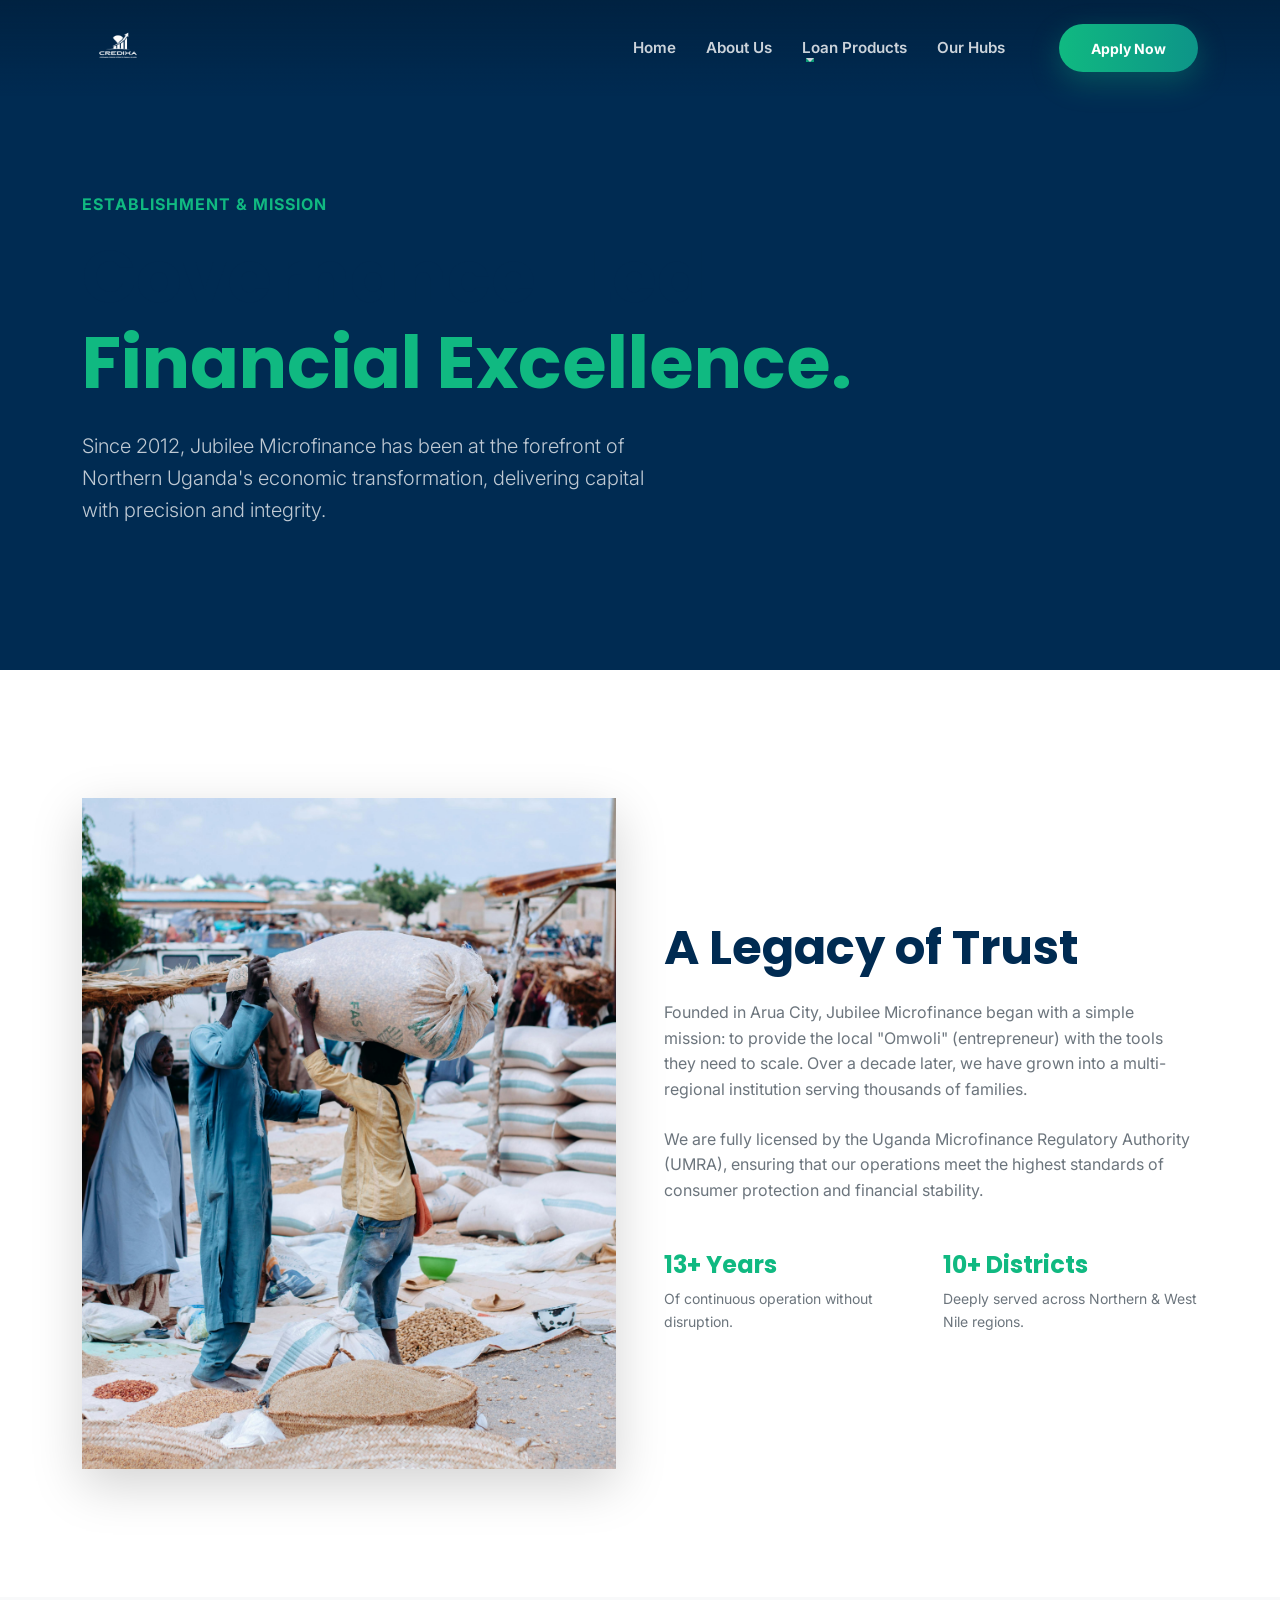
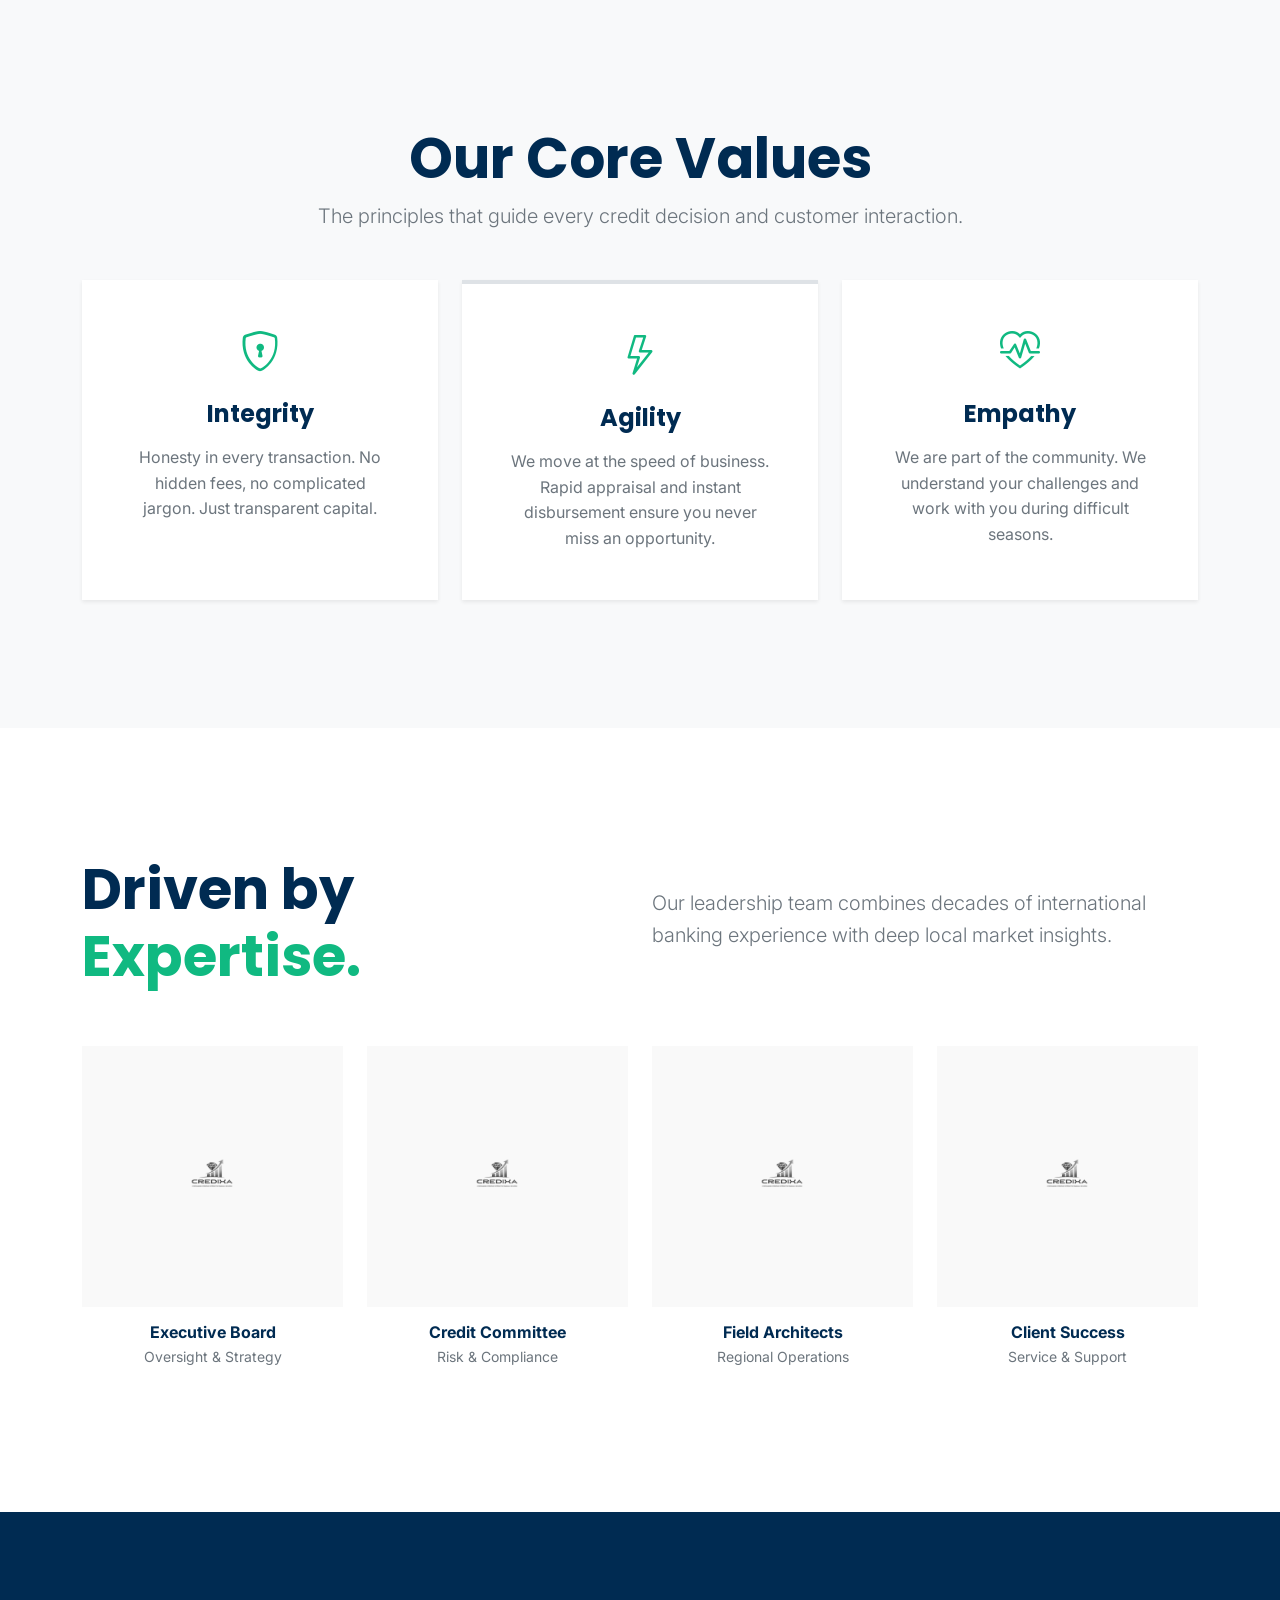
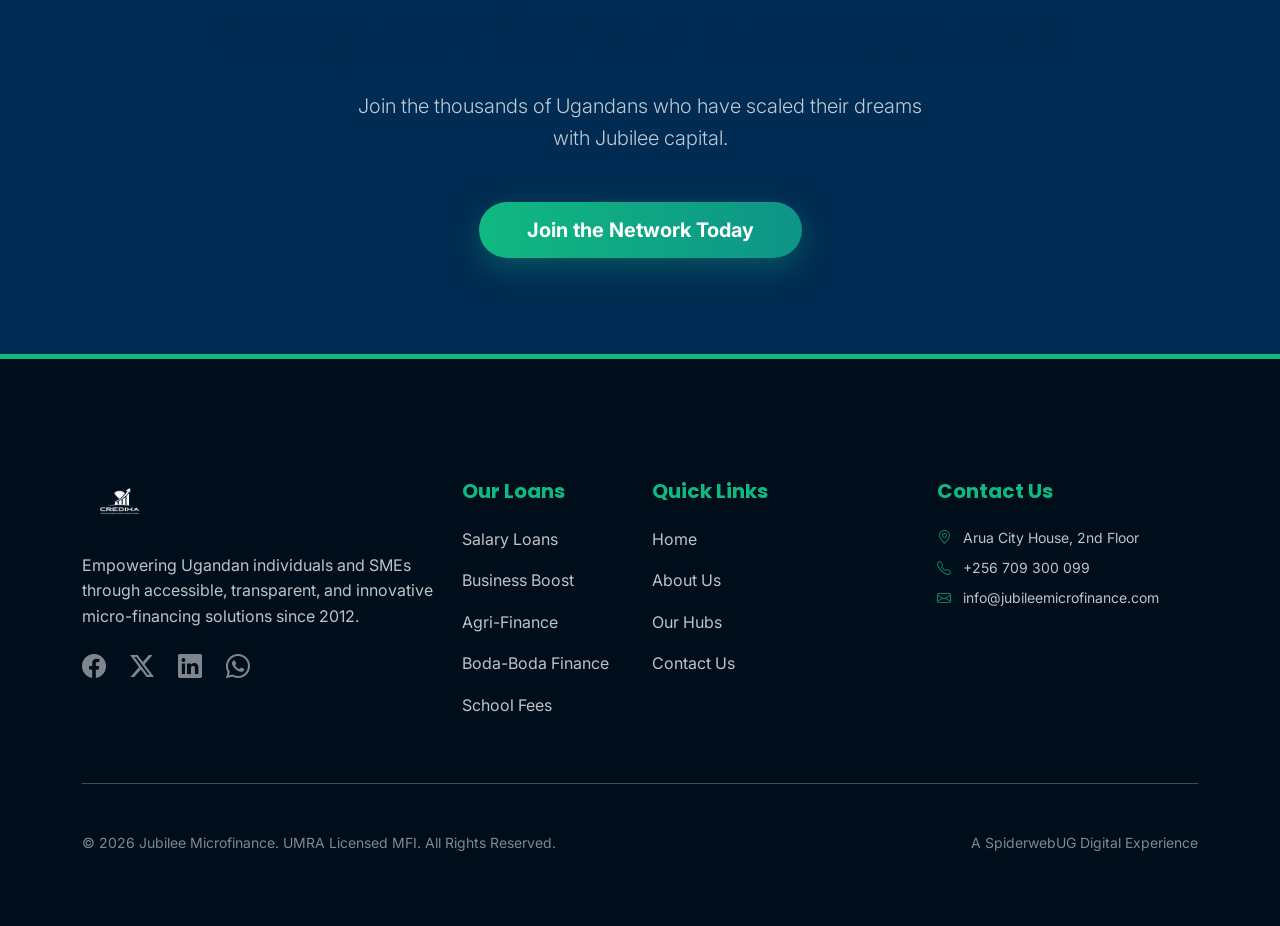
<file: about-us.html>
<!DOCTYPE html>
<html lang="en">
<head>
    <meta charset="utf-8">
    <meta name="viewport" content="width=device-width, initial-scale=1.0">
    <title>Our Story, Mission & Leadership | Jubilee Microfinance</title>
    
    <!-- SEO Meta Tags -->
    <meta name="description" content="Learn about our 13-year journey of economic empowerment, our core values, and the leadership driving financial inclusion in Northern Uganda.">
    <meta name="keywords" content="jubilee microfinance history, mission statement, financial leadership Uganda">
    <meta name="author" content="Jubilee Microfinance">
    <meta name="robots" content="index, follow">

    <!-- Fonts -->
    <link rel="preconnect" href="https://fonts.googleapis.com">
    <link href="https://fonts.googleapis.com/css2?family=Inter:wght@400;500;600;700;800&family=Poppins:wght@600;700;800;900&display=swap" rel="stylesheet">

    <!-- Vendor CSS -->
    <link rel="stylesheet" href="assets/vendor/bootstrap/css/bootstrap.min.css">
    <link rel="stylesheet" href="assets/vendor/bootstrap-icons/font/bootstrap-icons.min.css">
    <link rel="stylesheet" href="assets/vendor/fontawesome/css/all.min.css">
    <link rel="stylesheet" href="assets/vendor/aos/aos.css">
    
    <!-- Main Design System -->
    <link rel="stylesheet" href="assets/css/main.css">
    
    <style>
        #preloader {
            position: fixed;
            inset: 0;
            z-index: 10000;
            background: #001a33;
            display: flex;
            align-items: center;
            justify-content: center;
            transition: 0.5s;
        }
        #preloader .spinner-border { color: #10b981 !important; }
    </style>
</head>
<body>
    <!-- Preloader -->
    <div id="preloader">
        <div class="spinner-border" style="width: 3rem; height: 3rem;" role="status">
            <span class="visually-hidden">Loading...</span>
        </div>
    </div>

<header class="navbar-minimal" id="mainNav">
    <div class="container d-flex justify-content-between align-items-center">
        <a href="index.html" class="logo-wrap">
            <img src="assets/images/logo-jubilee.png" alt="Jubilee Microfinance" style="height: 48px; filter: brightness(0) invert(1);">
        </a>
        
        <div class="nav-links-p d-none d-lg-flex">
            <a href="index.html" class="nav-item-p">Home</a>
            <a href="about-us.html" class="nav-item-p">About Us</a>
            <div class="dropdown">
                <a href="ecosystems.html" class="nav-item-p dropdown-toggle" data-bs-toggle="dropdown" aria-expanded="false">Loan Products</a>
                <ul class="dropdown-menu border-0 shadow-lg mt-3 p-3 rounded-4">
                    <li><a class="dropdown-item py-2 px-3 rounded-3" href="salary-loans.html">Salary Loans</a></li>
                    <li><a class="dropdown-item py-2 px-3 rounded-3" href="business-loans.html">Business Boost</a></li>
                    <li><a class="dropdown-item py-2 px-3 rounded-3" href="agri-loans.html">Agri-Finance</a></li>
                    <li><a class="dropdown-item py-2 px-3 rounded-3" href="boda-boda-loans.html">Boda Boda Finance</a></li>
                    <li><a class="dropdown-item py-2 px-3 rounded-3" href="school-fees-loans.html">School Fees</a></li>
                    <li><hr class="dropdown-divider"></li>
                    <li><a class="dropdown-item py-2 px-3 rounded-3 fw-bold text-emerald" href="ecosystems.html">All Solutions</a></li>
                </ul>
            </div>
            <a href="branches.html" class="nav-item-p">Our Hubs</a>
            <a href="contact.html" class="btn btn-emerald btn-sm ms-4">Apply Now</a>
        </div>

        <button class="menu-toggle-p d-lg-none" id="mobileNavToggle" aria-label="Toggle Mobile Menu">
            <i class="bi bi-list fs-1 text-white"></i>
        </button>
    </div>
</header>

<div class="mobile-nav-panel shadow-lg" id="mobileNavPanel">
    <div class="d-flex justify-content-between align-items-center mb-5">
         <img src="assets/images/logo-jubilee.png" alt="Logo" style="height: 40px; background: white; border-radius: 5px; padding: 5px;">
         <button class="btn btn-link text-white p-0" id="closeMobileNav"><i class="bi bi-x-lg fs-2"></i></button>
    </div>
    <nav class="d-flex flex-column">
        <a href="index.html" class="nav-link-m">Home</a>
        <a href="about-us.html" class="nav-link-m">About Us</a>
        <div class="ms-3 mb-4">
            <span class="text-emerald fw-bold small text-uppercase mb-3 d-block">Lending Solutions</span>
            <div class="d-flex flex-column gap-2">
                <a href="salary-loans.html" class="text-white text-decoration-none opacity-75">Salary Loans</a>
                <a href="business-loans.html" class="text-white text-decoration-none opacity-75">Business Boost</a>
                <a href="agri-loans.html" class="text-white text-decoration-none opacity-75">Agri-Finance</a>
                <a href="boda-boda-loans.html" class="text-white text-decoration-none opacity-75">Boda Boda</a>
                <a href="school-fees-loans.html" class="text-white text-decoration-none opacity-75">School Fees</a>
            </div>
        </div>
        <a href="branches.html" class="nav-link-m">Regional Hubs</a>
        <a href="contact.html" class="btn btn-emerald w-100 p-3 mt-4">Apply Today</a>
    </nav>
</div>

<main>
    <!-- Page Hero -->
    <section class="section-padding bg-primary-deep text-white" style="padding-top: 15vw;">
        <div class="container" data-aos="fade-up">
            <span class="text-emerald fw-bold text-uppercase letter-spacing-1">Establishment & Mission</span>
            <h1 class="display-2 fw-bold mt-3">Governance-Led <br> <span class="text-emerald">Financial Excellence.</span></h1>
            <p class="lead opacity-75 mt-4" style="max-width: 600px;">Since 2012, Jubilee Microfinance has been at the forefront of Northern Uganda's economic transformation, delivering capital with precision and integrity.</p>
        </div>
    </section>

    <!-- Our Journey -->
    <section class="section-padding bg-white">
        <div class="container">
            <div class="row align-items-center g-5">
                <div class="col-lg-6" data-aos="fade-right">
                    <img src="assets/images/pexels-moh-dikko-photography-2151327861-33023725.jpg" class="img-fluid rounded-4 shadow-lg" alt="Our Impact">
                </div>
                <div class="col-lg-6" data-aos="fade-left">
                    <h2 class="display-5 fw-bold text-primary-deep mb-4">A Legacy of Trust</h2>
                    <p class="text-muted mb-4">Founded in Arua City, Jubilee Microfinance began with a simple mission: to provide the local "Omwoli" (entrepreneur) with the tools they need to scale. Over a decade later, we have grown into a multi-regional institution serving thousands of families.</p>
                    <p class="text-muted mb-5">We are fully licensed by the Uganda Microfinance Regulatory Authority (UMRA), ensuring that our operations meet the highest standards of consumer protection and financial stability.</p>
                    
                    <div class="row g-4">
                        <div class="col-sm-6">
                            <h4 class="fw-bold text-emerald mb-2">13+ Years</h4>
                            <p class="small text-muted">Of continuous operation without disruption.</p>
                        </div>
                        <div class="col-sm-6">
                            <h4 class="fw-bold text-emerald mb-2">10+ Districts</h4>
                            <p class="small text-muted">Deeply served across Northern & West Nile regions.</p>
                        </div>
                    </div>
                </div>
            </div>
        </div>
    </section>

    <!-- Core Values -->
    <section class="section-padding bg-light">
        <div class="container">
            <div class="text-center mb-5" data-aos="fade-up">
                <h2 class="display-4 fw-bold text-primary-deep">Our Core Values</h2>
                <p class="lead text-muted mx-auto" style="max-width: 700px;">The principles that guide every credit decision and customer interaction.</p>
            </div>
            <div class="row g-4">
                <div class="col-md-4" data-aos="fade-up" data-aos-delay="100">
                    <div class="p-5 bg-white rounded-4 shadow-sm h-100 text-center">
                        <div class="h1 text-emerald mb-4"><i class="bi bi-shield-lock"></i></div>
                        <h4 class="fw-bold mb-3">Integrity</h4>
                        <p class="text-muted mb-0">Honesty in every transaction. No hidden fees, no complicated jargon. Just transparent capital.</p>
                    </div>
                </div>
                <div class="col-md-4" data-aos="fade-up" data-aos-delay="200">
                    <div class="p-5 bg-white rounded-4 shadow-sm h-100 text-center border-emerald border-top border-4">
                        <div class="h1 text-emerald mb-4"><i class="bi bi-lightning"></i></div>
                        <h4 class="fw-bold mb-3">Agility</h4>
                        <p class="text-muted mb-0">We move at the speed of business. Rapid appraisal and instant disbursement ensure you never miss an opportunity.</p>
                    </div>
                </div>
                <div class="col-md-4" data-aos="fade-up" data-aos-delay="300">
                    <div class="p-5 bg-white rounded-4 shadow-sm h-100 text-center">
                        <div class="h1 text-emerald mb-4"><i class="bi bi-heart-pulse"></i></div>
                        <h4 class="fw-bold mb-3">Empathy</h4>
                        <p class="text-muted mb-0">We are part of the community. We understand your challenges and work with you during difficult seasons.</p>
                    </div>
                </div>
            </div>
        </div>
    </section>

    <!-- Leadership Section -->
    <section class="section-padding bg-white">
        <div class="container">
            <div class="row align-items-center mb-5">
                <div class="col-lg-6" data-aos="fade-right">
                    <h2 class="display-4 fw-bold text-primary-deep">Driven by <br><span class="text-emerald">Expertise.</span></h2>
                </div>
                <div class="col-lg-6" data-aos="fade-left">
                    <p class="lead text-muted">Our leadership team combines decades of international banking experience with deep local market insights.</p>
                </div>
            </div>
            
            <div class="row g-4">
                <div class="col-md-3 col-6" data-aos="fade-up" data-aos-delay="100">
                    <div class="text-center">
                        <div class="bg-light rounded-4 mb-3 mx-auto" style="width: 100%; aspect-ratio: 1/1; background: #eee url('assets/images/logo-jubilee.png') center/30% no-repeat; filter: grayscale(1);"></div>
                        <h6 class="fw-bold mb-1">Executive Board</h6>
                        <p class="small text-muted">Oversight & Strategy</p>
                    </div>
                </div>
                <div class="col-md-3 col-6" data-aos="fade-up" data-aos-delay="200">
                    <div class="text-center">
                        <div class="bg-light rounded-4 mb-3 mx-auto" style="width: 100%; aspect-ratio: 1/1; background: #eee url('assets/images/logo-jubilee.png') center/30% no-repeat; filter: grayscale(1);"></div>
                        <h6 class="fw-bold mb-1">Credit Committee</h6>
                        <p class="small text-muted">Risk & Compliance</p>
                    </div>
                </div>
                <div class="col-md-3 col-6" data-aos="fade-up" data-aos-delay="300">
                    <div class="text-center">
                        <div class="bg-light rounded-4 mb-3 mx-auto" style="width: 100%; aspect-ratio: 1/1; background: #eee url('assets/images/logo-jubilee.png') center/30% no-repeat; filter: grayscale(1);"></div>
                        <h6 class="fw-bold mb-1">Field Architects</h6>
                        <p class="small text-muted">Regional Operations</p>
                    </div>
                </div>
                <div class="col-md-3 col-6" data-aos="fade-up" data-aos-delay="400">
                    <div class="text-center">
                        <div class="bg-light rounded-4 mb-3 mx-auto" style="width: 100%; aspect-ratio: 1/1; background: #eee url('assets/images/logo-jubilee.png') center/30% no-repeat; filter: grayscale(1);"></div>
                        <h6 class="fw-bold mb-1">Client Success</h6>
                        <p class="small text-muted">Service & Support</p>
                    </div>
                </div>
            </div>
        </div>
    </section>

    <!-- Support CTA -->
    <section class="py-5 bg-primary-deep text-white">
        <div class="container py-5 text-center" data-aos="zoom-in">
            <h2 class="display-5 fw-bold mb-4">Ready to Write Your Success Story?</h2>
            <p class="lead opacity-75 mb-5 mx-auto" style="max-width: 600px;">Join the thousands of Ugandans who have scaled their dreams with Jubilee capital.</p>
            <a href="contact.html" class="btn btn-emerald btn-lg px-5">Join the Network Today</a>
        </div>
    </section>
</main>

<footer class="footer-green-blue text-white">
    <div class="container py-4">
        <div class="row gy-5">
            <div class="col-lg-4">
                <img src="assets/images/logo-jubilee.png" alt="Logo" style="height: 50px; filter: brightness(0) invert(1);">
                <p class="mt-4 opacity-75">Empowering Ugandan individuals and SMEs through accessible, transparent, and innovative micro-financing solutions since 2012.</p>
                <div class="d-flex gap-4 mt-4 h4 mb-0 opacity-50">
                    <a href="#" class="text-white"><i class="bi bi-facebook"></i></a>
                    <a href="#" class="text-white"><i class="bi bi-twitter-x"></i></a>
                    <a href="#" class="text-white"><i class="bi bi-linkedin"></i></a>
                    <a href="#" class="text-white"><i class="bi bi-whatsapp"></i></a>
                </div>
            </div>
            <div class="col-lg-2 col-md-4">
                <h5 class="fw-bold text-emerald mb-4">Our Loans</h5>
                <ul class="list-unstyled d-flex flex-column gap-3 opacity-75">
                    <li><a href="salary-loans.html" class="text-white text-decoration-none">Salary Loans</a></li>
                    <li><a href="business-loans.html" class="text-white text-decoration-none">Business Boost</a></li>
                    <li><a href="agri-loans.html" class="text-white text-decoration-none">Agri-Finance</a></li>
                    <li><a href="boda-boda-loans.html" class="text-white text-decoration-none">Boda-Boda Finance</a></li>
                    <li><a href="school-fees-loans.html" class="text-white text-decoration-none">School Fees</a></li>
                </ul>
            </div>
            <div class="col-lg-3 col-md-4">
                <h5 class="fw-bold text-emerald mb-4">Quick Links</h5>
                <ul class="list-unstyled d-flex flex-column gap-3 opacity-75">
                    <li><a href="index.html" class="text-white text-decoration-none">Home</a></li>
                    <li><a href="about-us.html" class="text-white text-decoration-none">About Us</a></li>
                    <li><a href="branches.html" class="text-white text-decoration-none">Our Hubs</a></li>
                    <li><a href="contact.html" class="text-white text-decoration-none">Contact Us</a></li>
                </ul>
            </div>
            <div class="col-lg-3 col-md-4">
                <h5 class="fw-bold text-emerald mb-4">Contact Us</h5>
                <p class="small opacity-75 mb-2"><i class="bi bi-geo-alt me-2 text-emerald"></i> Arua City House, 2nd Floor</p>
                <p class="small opacity-75 mb-2"><i class="bi bi-telephone me-2 text-emerald"></i> +256 709 300 099</p>
                <p class="small opacity-75"><i class="bi bi-envelope me-2 text-emerald"></i> info@jubileemicrofinance.com</p>
            </div>
        </div>
        <hr class="my-5 opacity-10">
        <div class="d-flex flex-column flex-md-row justify-content-between align-items-center opacity-50 small">
            <p class="mb-0">&copy; 2026 Jubilee Microfinance. UMRA Licensed MFI. All Rights Reserved.</p>
            <p class="mb-0">A <a href="#" class="text-white text-decoration-none">SpiderwebUG</a> Digital Experience</p>
        </div>
    </div>
</footer>

<script src="assets/vendor/bootstrap/js/bootstrap.bundle.min.js"></script>
<script src="assets/vendor/aos/aos.js"></script>
<script>
    AOS.init({ duration: 1000, once: true });
    
    // Preloader Removal
    window.addEventListener('load', () => { 
        const p = document.getElementById('preloader'); 
        if(p) {
            p.style.opacity = '0'; 
            setTimeout(() => p.style.display = 'none', 500); 
        }
    });

    // Navigation Logic
    const nav = document.getElementById('mainNav');
    window.addEventListener('scroll', () => {
        if (window.scrollY > 80) { nav.classList.add('scrolled'); }
        else { nav.classList.remove('scrolled'); }
    });

    // Mobile Menu
    const mToggle = document.getElementById('mobileNavToggle');
    const mClose = document.getElementById('closeMobileNav');
    const mPanel = document.getElementById('mobileNavPanel');
    if(mToggle && mPanel) {
        mToggle.addEventListener('click', () => mPanel.style.right = '0');
        mClose.addEventListener('click', () => mPanel.style.right = '-100%');
        document.querySelectorAll('.nav-link-m').forEach(l => l.addEventListener('click', () => mPanel.style.right = '-100%'));
    }
</script>
</body>
</html>
</file>
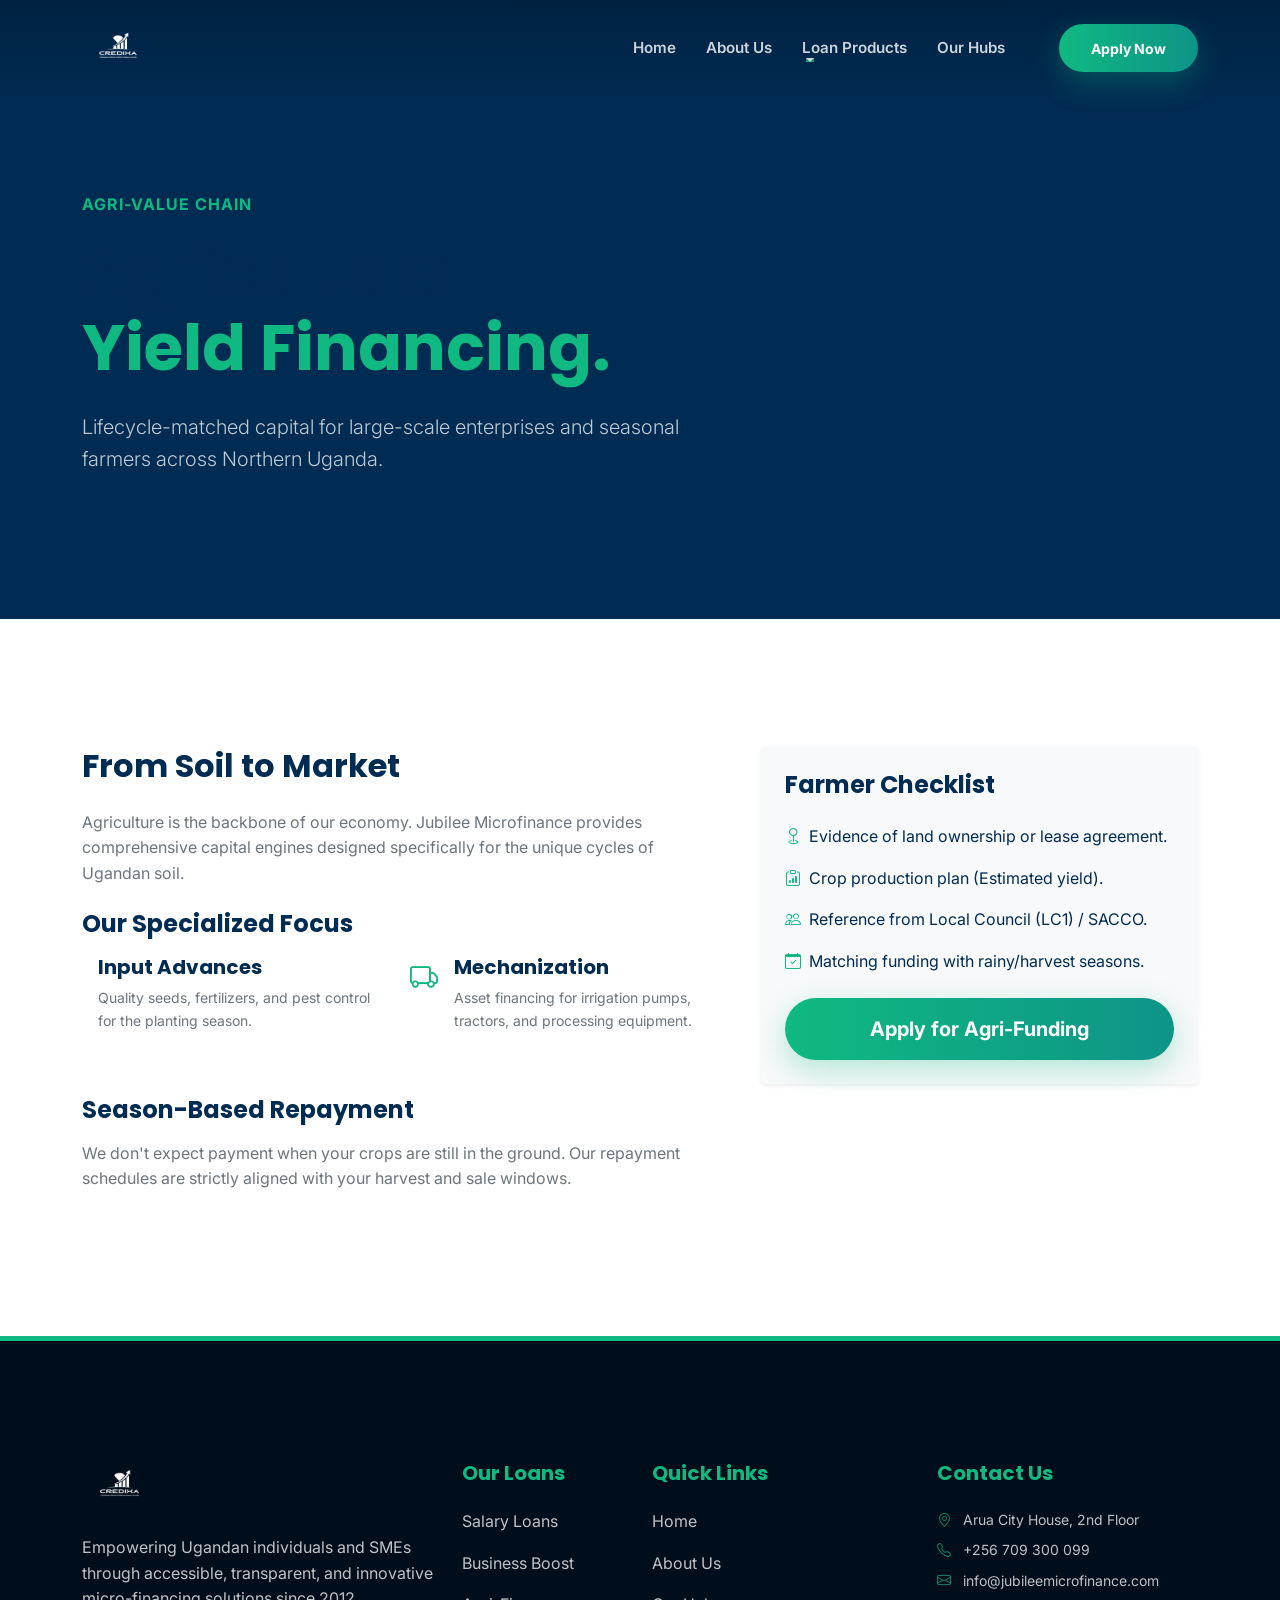
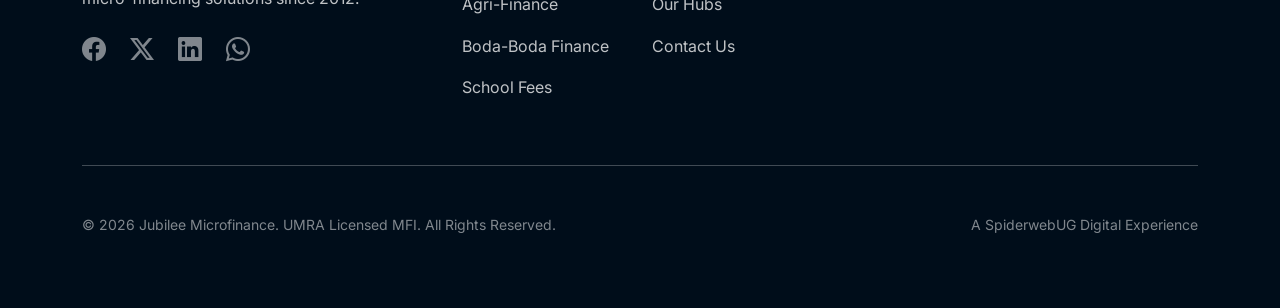
<file: agri-loans.html>
<!DOCTYPE html>
<html lang="en">
<head>
    <meta charset="utf-8">
    <meta name="viewport" content="width=device-width, initial-scale=1.0">
    <title>Agricultural Loans | Powering Modern Farming | Jubilee Microfinance</title>
    
    <!-- SEO Meta Tags -->
    <meta name="description" content="Access seasonal financing for coffee, maize, and livestock farming in Uganda. Input advances and mechanization support.">
    <meta name="keywords" content="agri loans Uganda, coffee farming finance Gulu, harvest advances Kampala">
    <meta name="author" content="Jubilee Microfinance">
    <meta name="robots" content="index, follow">

    <!-- Fonts -->
    <link rel="preconnect" href="https://fonts.googleapis.com">
    <link href="https://fonts.googleapis.com/css2?family=Inter:wght@400;500;600;700;800&family=Poppins:wght@600;700;800;900&display=swap" rel="stylesheet">

    <!-- Vendor CSS -->
    <link rel="stylesheet" href="assets/vendor/bootstrap/css/bootstrap.min.css">
    <link rel="stylesheet" href="assets/vendor/bootstrap-icons/font/bootstrap-icons.min.css">
    <link rel="stylesheet" href="assets/vendor/fontawesome/css/all.min.css">
    <link rel="stylesheet" href="assets/vendor/aos/aos.css">
    
    <!-- Main Design System -->
    <link rel="stylesheet" href="assets/css/main.css">
    
    <style>
        #preloader {
            position: fixed;
            inset: 0;
            z-index: 10000;
            background: #001a33;
            display: flex;
            align-items: center;
            justify-content: center;
            transition: 0.5s;
        }
        #preloader .spinner-border { color: #10b981 !important; }
    </style>
</head>
<body>
    <!-- Preloader -->
    <div id="preloader">
        <div class="spinner-border" style="width: 3rem; height: 3rem;" role="status">
            <span class="visually-hidden">Loading...</span>
        </div>
    </div>

<header class="navbar-minimal" id="mainNav">
    <div class="container d-flex justify-content-between align-items-center">
        <a href="index.html" class="logo-wrap">
            <img src="assets/images/logo-jubilee.png" alt="Jubilee Microfinance" style="height: 48px; filter: brightness(0) invert(1);">
        </a>
        
        <div class="nav-links-p d-none d-lg-flex">
            <a href="index.html" class="nav-item-p">Home</a>
            <a href="about-us.html" class="nav-item-p">About Us</a>
            <div class="dropdown">
                <a href="ecosystems.html" class="nav-item-p dropdown-toggle" data-bs-toggle="dropdown" aria-expanded="false">Loan Products</a>
                <ul class="dropdown-menu border-0 shadow-lg mt-3 p-3 rounded-4">
                    <li><a class="dropdown-item py-2 px-3 rounded-3" href="salary-loans.html">Salary Loans</a></li>
                    <li><a class="dropdown-item py-2 px-3 rounded-3" href="business-loans.html">Business Boost</a></li>
                    <li><a class="dropdown-item py-2 px-3 rounded-3" href="agri-loans.html">Agri-Finance</a></li>
                    <li><a class="dropdown-item py-2 px-3 rounded-3" href="boda-boda-loans.html">Boda Boda Finance</a></li>
                    <li><a class="dropdown-item py-2 px-3 rounded-3" href="school-fees-loans.html">School Fees</a></li>
                    <li><hr class="dropdown-divider"></li>
                    <li><a class="dropdown-item py-2 px-3 rounded-3 fw-bold text-emerald" href="ecosystems.html">All Solutions</a></li>
                </ul>
            </div>
            <a href="branches.html" class="nav-item-p">Our Hubs</a>
            <a href="contact.html" class="btn btn-emerald btn-sm ms-4">Apply Now</a>
        </div>

        <button class="menu-toggle-p d-lg-none" id="mobileNavToggle" aria-label="Toggle Mobile Menu">
            <i class="bi bi-list fs-1 text-white"></i>
        </button>
    </div>
</header>

<div class="mobile-nav-panel shadow-lg" id="mobileNavPanel">
    <div class="d-flex justify-content-between align-items-center mb-5">
         <img src="assets/images/logo-jubilee.png" alt="Logo" style="height: 40px; background: white; border-radius: 5px; padding: 5px;">
         <button class="btn btn-link text-white p-0" id="closeMobileNav"><i class="bi bi-x-lg fs-2"></i></button>
    </div>
    <nav class="d-flex flex-column">
        <a href="index.html" class="nav-link-m">Home</a>
        <a href="about-us.html" class="nav-link-m">About Us</a>
        <div class="ms-3 mb-4">
            <span class="text-emerald fw-bold small text-uppercase mb-3 d-block">Lending Solutions</span>
            <div class="d-flex flex-column gap-2">
                <a href="salary-loans.html" class="text-white text-decoration-none opacity-75">Salary Loans</a>
                <a href="business-loans.html" class="text-white text-decoration-none opacity-75">Business Boost</a>
                <a href="agri-loans.html" class="text-white text-decoration-none opacity-75">Agri-Finance</a>
                <a href="boda-boda-loans.html" class="text-white text-decoration-none opacity-75">Boda Boda</a>
                <a href="school-fees-loans.html" class="text-white text-decoration-none opacity-75">School Fees</a>
            </div>
        </div>
        <a href="branches.html" class="nav-link-m">Regional Hubs</a>
        <a href="contact.html" class="btn btn-emerald w-100 p-3 mt-4">Apply Today</a>
    </nav>
</div>

<main>
    <section class="section-padding bg-primary-deep text-white" style="padding-top: 15vw;">
        <div class="container" data-aos="fade-up">
            <span class="text-emerald fw-bold text-uppercase letter-spacing-1">Agri-Value Chain</span>
            <h1 class="display-3 fw-bold mt-3">Agricultural <br> <span class="text-emerald">Yield Financing.</span></h1>
            <p class="lead opacity-75 mt-4" style="max-width: 600px;">Lifecycle-matched capital for large-scale enterprises and seasonal farmers across Northern Uganda.</p>
        </div>
    </section>

    <section class="section-padding bg-white">
        <div class="container">
            <div class="row g-5">
                <div class="col-lg-7" data-aos="fade-right">
                    <h2 class="fw-bold text-primary-deep mb-4">From Soil to Market</h2>
                    <p class="text-muted mb-4">Agriculture is the backbone of our economy. Jubilee Microfinance provides comprehensive capital engines designed specifically for the unique cycles of Ugandan soil.</p>
                    
                    <h4 class="fw-bold mb-3">Our Specialized Focus</h4>
                    <div class="row g-4 mb-5">
                        <div class="col-sm-6">
                            <div class="d-flex gap-3">
                                <i class="bi bi-droplets-fill text-emerald fs-3"></i>
                                <div>
                                    <h5 class="fw-bold">Input Advances</h5>
                                    <p class="small text-muted">Quality seeds, fertilizers, and pest control for the planting season.</p>
                                </div>
                            </div>
                        </div>
                        <div class="col-sm-6">
                            <div class="d-flex gap-3">
                                <i class="bi bi-truck text-emerald fs-3"></i>
                                <div>
                                    <h5 class="fw-bold">Mechanization</h5>
                                    <p class="small text-muted">Asset financing for irrigation pumps, tractors, and processing equipment.</p>
                                </div>
                            </div>
                        </div>
                    </div>

                    <h4 class="fw-bold mb-3">Season-Based Repayment</h4>
                    <p class="text-muted">We don't expect payment when your crops are still in the ground. Our repayment schedules are strictly aligned with your harvest and sale windows.</p>
                </div>
                <div class="col-lg-5" data-aos="fade-left">
                    <div class="card p-4 border-0 shadow-sm rounded-4 bg-light">
                        <h4 class="fw-bold mb-4">Farmer Checklist</h4>
                        <ul class="list-unstyled d-flex flex-column gap-3 mb-4">
                            <li class="d-flex gap-2"><i class="bi bi-geo text-emerald"></i> <span>Evidence of land ownership or lease agreement.</span></li>
                            <li class="d-flex gap-2"><i class="bi bi-clipboard-data text-emerald"></i> <span>Crop production plan (Estimated yield).</span></li>
                            <li class="d-flex gap-2"><i class="bi bi-people text-emerald"></i> <span>Reference from Local Council (LC1) / SACCO.</span></li>
                            <li class="d-flex gap-2"><i class="bi bi-calendar-check text-emerald"></i> <span>Matching funding with rainy/harvest seasons.</span></li>
                        </ul>
                        <a href="contact.html" class="btn btn-emerald w-100 p-3 fs-5">Apply for Agri-Funding</a>
                    </div>
                </div>
            </div>
        </div>
    </section>
</main>

<footer class="footer-green-blue text-white">
    <div class="container py-4">
        <div class="row gy-5">
            <div class="col-lg-4">
                <img src="assets/images/logo-jubilee.png" alt="Logo" style="height: 50px; filter: brightness(0) invert(1);">
                <p class="mt-4 opacity-75">Empowering Ugandan individuals and SMEs through accessible, transparent, and innovative micro-financing solutions since 2012.</p>
                <div class="d-flex gap-4 mt-4 h4 mb-0 opacity-50">
                    <a href="#" class="text-white"><i class="bi bi-facebook"></i></a>
                    <a href="#" class="text-white"><i class="bi bi-twitter-x"></i></a>
                    <a href="#" class="text-white"><i class="bi bi-linkedin"></i></a>
                    <a href="#" class="text-white"><i class="bi bi-whatsapp"></i></a>
                </div>
            </div>
            <div class="col-lg-2 col-md-4">
                <h5 class="fw-bold text-emerald mb-4">Our Loans</h5>
                <ul class="list-unstyled d-flex flex-column gap-3 opacity-75">
                    <li><a href="salary-loans.html" class="text-white text-decoration-none">Salary Loans</a></li>
                    <li><a href="business-loans.html" class="text-white text-decoration-none">Business Boost</a></li>
                    <li><a href="agri-loans.html" class="text-white text-decoration-none">Agri-Finance</a></li>
                    <li><a href="boda-boda-loans.html" class="text-white text-decoration-none">Boda-Boda Finance</a></li>
                    <li><a href="school-fees-loans.html" class="text-white text-decoration-none">School Fees</a></li>
                </ul>
            </div>
            <div class="col-lg-3 col-md-4">
                <h5 class="fw-bold text-emerald mb-4">Quick Links</h5>
                <ul class="list-unstyled d-flex flex-column gap-3 opacity-75">
                    <li><a href="index.html" class="text-white text-decoration-none">Home</a></li>
                    <li><a href="about-us.html" class="text-white text-decoration-none">About Us</a></li>
                    <li><a href="branches.html" class="text-white text-decoration-none">Our Hubs</a></li>
                    <li><a href="contact.html" class="text-white text-decoration-none">Contact Us</a></li>
                </ul>
            </div>
            <div class="col-lg-3 col-md-4">
                <h5 class="fw-bold text-emerald mb-4">Contact Us</h5>
                <p class="small opacity-75 mb-2"><i class="bi bi-geo-alt me-2 text-emerald"></i> Arua City House, 2nd Floor</p>
                <p class="small opacity-75 mb-2"><i class="bi bi-telephone me-2 text-emerald"></i> +256 709 300 099</p>
                <p class="small opacity-75"><i class="bi bi-envelope me-2 text-emerald"></i> info@jubileemicrofinance.com</p>
            </div>
        </div>
        <hr class="my-5 opacity-10">
        <div class="d-flex flex-column flex-md-row justify-content-between align-items-center opacity-50 small">
            <p class="mb-0">&copy; 2026 Jubilee Microfinance. UMRA Licensed MFI. All Rights Reserved.</p>
            <p class="mb-0">A <a href="#" class="text-white text-decoration-none">SpiderwebUG</a> Digital Experience</p>
        </div>
    </div>
</footer>

<script src="assets/vendor/bootstrap/js/bootstrap.bundle.min.js"></script>
<script src="assets/vendor/aos/aos.js"></script>
<script>
    AOS.init({ duration: 1000, once: true });
    
    // Preloader Removal
    window.addEventListener('load', () => { 
        const p = document.getElementById('preloader'); 
        if(p) {
            p.style.opacity = '0'; 
            setTimeout(() => p.style.display = 'none', 500); 
        }
    });

    // Navigation Logic
    const nav = document.getElementById('mainNav');
    window.addEventListener('scroll', () => {
        if (window.scrollY > 80) { nav.classList.add('scrolled'); }
        else { nav.classList.remove('scrolled'); }
    });

    // Mobile Menu
    const mToggle = document.getElementById('mobileNavToggle');
    const mClose = document.getElementById('closeMobileNav');
    const mPanel = document.getElementById('mobileNavPanel');
    if(mToggle && mPanel) {
        mToggle.addEventListener('click', () => mPanel.style.right = '0');
        mClose.addEventListener('click', () => mPanel.style.right = '-100%');
        document.querySelectorAll('.nav-link-m').forEach(l => l.addEventListener('click', () => mPanel.style.right = '-100%'));
    }
</script>
</body>
</html>
</file>
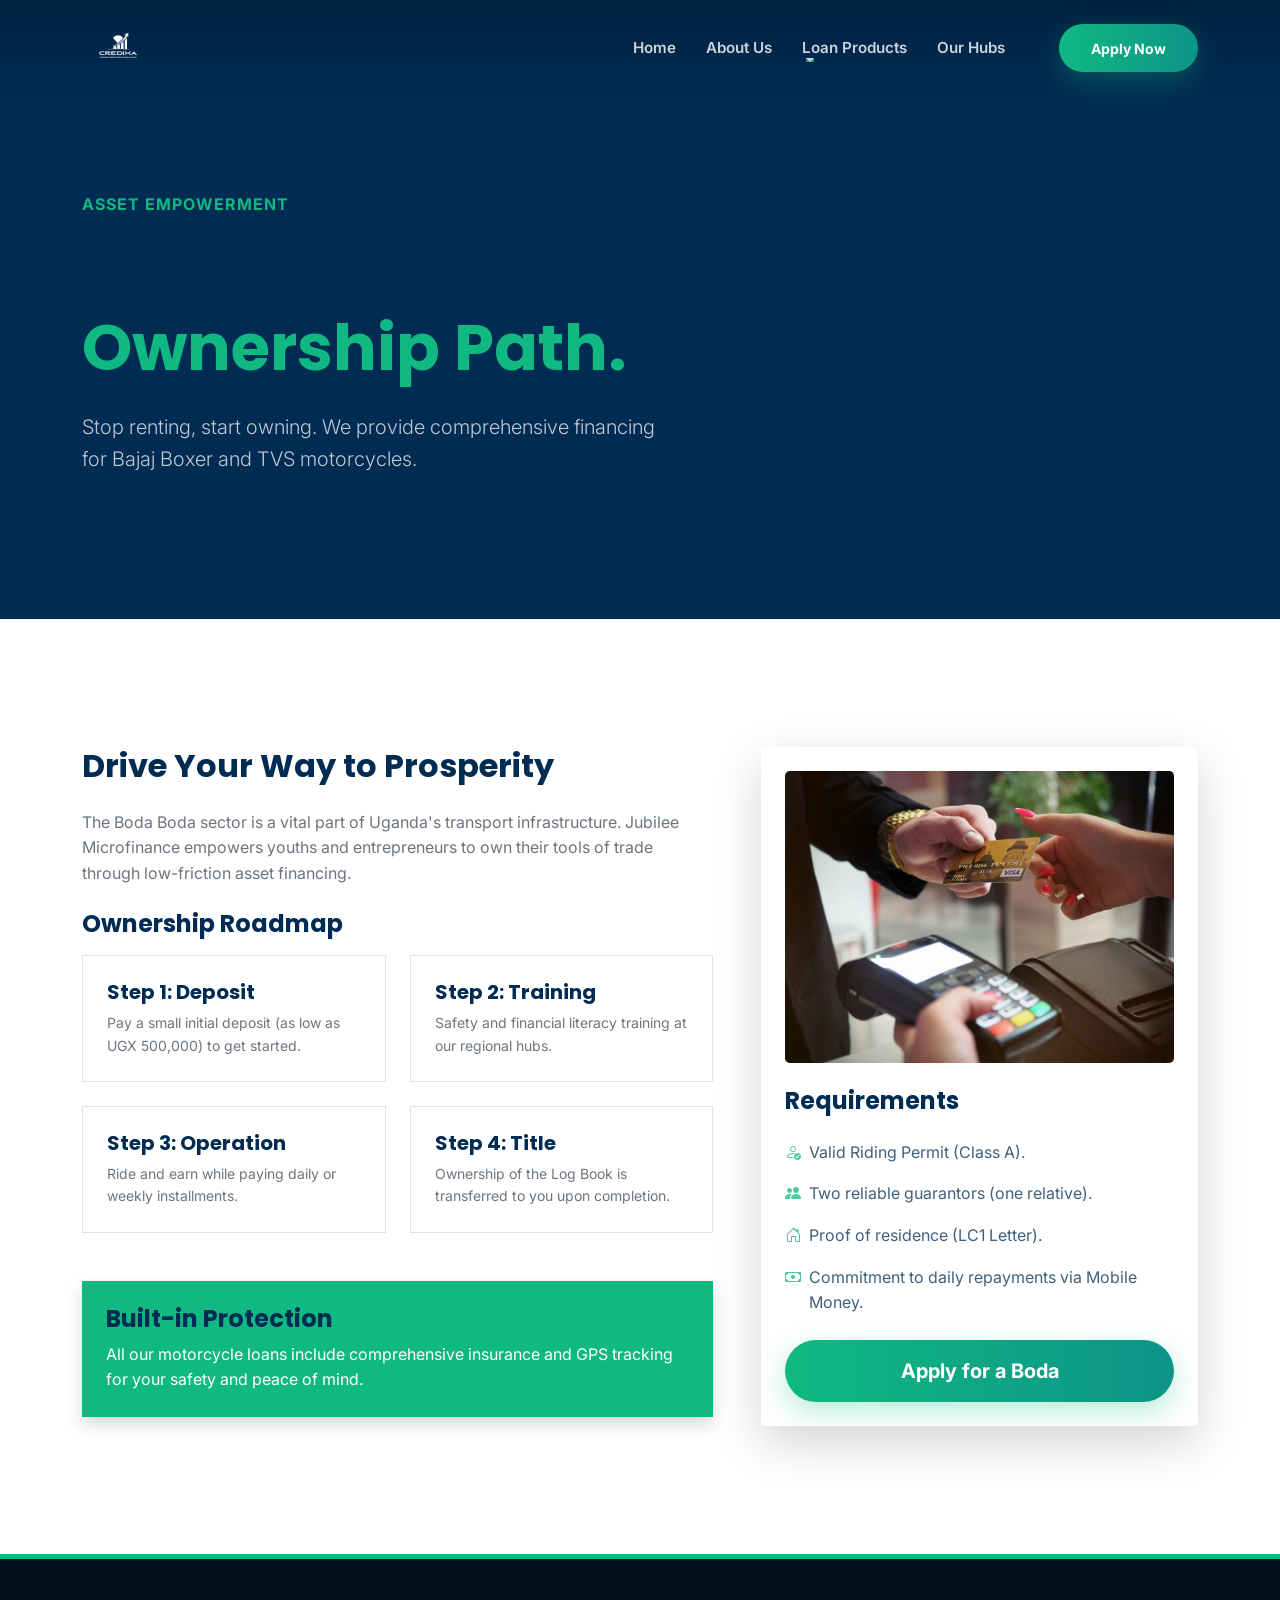
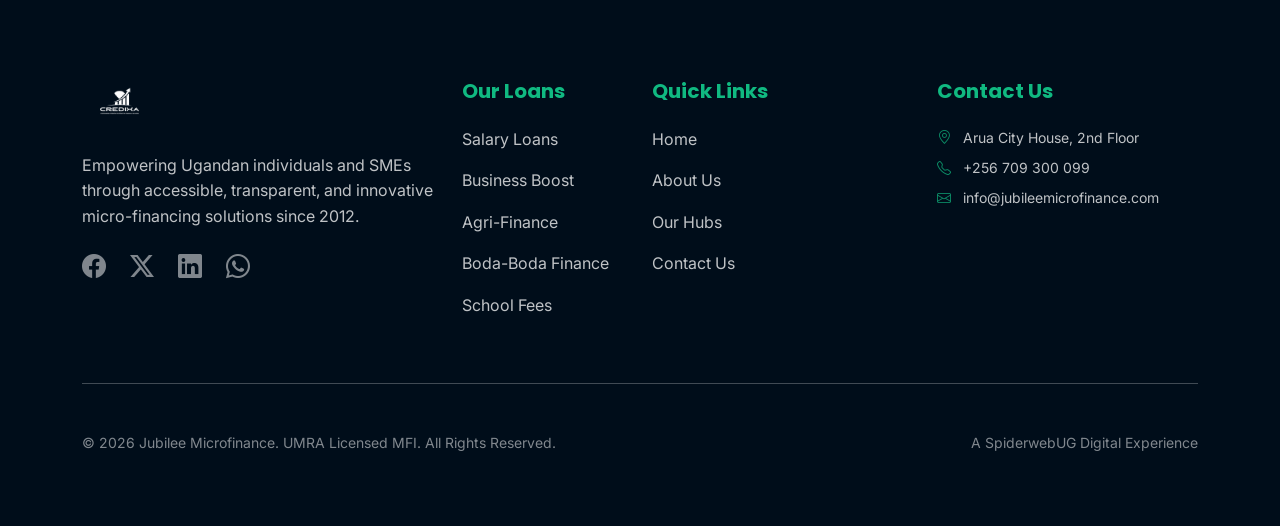
<file: boda-boda-loans.html>
<!DOCTYPE html>
<html lang="en">
<head>
    <meta charset="utf-8">
    <meta name="viewport" content="width=device-width, initial-scale=1.0">
    <title>Boda Boda & Asset Financing | Become an Owner | Jubilee Microfinance</title>
    
    <!-- SEO Meta Tags -->
    <meta name="description" content="Own your Bajaj Boxer motorcycle through Jubilee's flexible Boda Boda financing. Low deposits and daily repayment options available.">
    <meta name="keywords" content="boda boda financing Uganda, bajaj boxer loan Kampala, asset financing Arua">
    <meta name="author" content="Jubilee Microfinance">
    <meta name="robots" content="index, follow">

    <!-- Fonts -->
    <link rel="preconnect" href="https://fonts.googleapis.com">
    <link href="https://fonts.googleapis.com/css2?family=Inter:wght@400;500;600;700;800&family=Poppins:wght@600;700;800;900&display=swap" rel="stylesheet">

    <!-- Vendor CSS -->
    <link rel="stylesheet" href="assets/vendor/bootstrap/css/bootstrap.min.css">
    <link rel="stylesheet" href="assets/vendor/bootstrap-icons/font/bootstrap-icons.min.css">
    <link rel="stylesheet" href="assets/vendor/fontawesome/css/all.min.css">
    <link rel="stylesheet" href="assets/vendor/aos/aos.css">
    
    <!-- Main Design System -->
    <link rel="stylesheet" href="assets/css/main.css">
    
    <style>
        #preloader {
            position: fixed;
            inset: 0;
            z-index: 10000;
            background: #001a33;
            display: flex;
            align-items: center;
            justify-content: center;
            transition: 0.5s;
        }
        #preloader .spinner-border { color: #10b981 !important; }
    </style>
</head>
<body>
    <!-- Preloader -->
    <div id="preloader">
        <div class="spinner-border" style="width: 3rem; height: 3rem;" role="status">
            <span class="visually-hidden">Loading...</span>
        </div>
    </div>

<header class="navbar-minimal" id="mainNav">
    <div class="container d-flex justify-content-between align-items-center">
        <a href="index.html" class="logo-wrap">
            <img src="assets/images/logo-jubilee.png" alt="Jubilee Microfinance" style="height: 48px; filter: brightness(0) invert(1);">
        </a>
        
        <div class="nav-links-p d-none d-lg-flex">
            <a href="index.html" class="nav-item-p">Home</a>
            <a href="about-us.html" class="nav-item-p">About Us</a>
            <div class="dropdown">
                <a href="ecosystems.html" class="nav-item-p dropdown-toggle" data-bs-toggle="dropdown" aria-expanded="false">Loan Products</a>
                <ul class="dropdown-menu border-0 shadow-lg mt-3 p-3 rounded-4">
                    <li><a class="dropdown-item py-2 px-3 rounded-3" href="salary-loans.html">Salary Loans</a></li>
                    <li><a class="dropdown-item py-2 px-3 rounded-3" href="business-loans.html">Business Boost</a></li>
                    <li><a class="dropdown-item py-2 px-3 rounded-3" href="agri-loans.html">Agri-Finance</a></li>
                    <li><a class="dropdown-item py-2 px-3 rounded-3" href="boda-boda-loans.html">Boda Boda Finance</a></li>
                    <li><a class="dropdown-item py-2 px-3 rounded-3" href="school-fees-loans.html">School Fees</a></li>
                    <li><hr class="dropdown-divider"></li>
                    <li><a class="dropdown-item py-2 px-3 rounded-3 fw-bold text-emerald" href="ecosystems.html">All Solutions</a></li>
                </ul>
            </div>
            <a href="branches.html" class="nav-item-p">Our Hubs</a>
            <a href="contact.html" class="btn btn-emerald btn-sm ms-4">Apply Now</a>
        </div>

        <button class="menu-toggle-p d-lg-none" id="mobileNavToggle" aria-label="Toggle Mobile Menu">
            <i class="bi bi-list fs-1 text-white"></i>
        </button>
    </div>
</header>

<div class="mobile-nav-panel shadow-lg" id="mobileNavPanel">
    <div class="d-flex justify-content-between align-items-center mb-5">
         <img src="assets/images/logo-jubilee.png" alt="Logo" style="height: 40px; background: white; border-radius: 5px; padding: 5px;">
         <button class="btn btn-link text-white p-0" id="closeMobileNav"><i class="bi bi-x-lg fs-2"></i></button>
    </div>
    <nav class="d-flex flex-column">
        <a href="index.html" class="nav-link-m">Home</a>
        <a href="about-us.html" class="nav-link-m">About Us</a>
        <div class="ms-3 mb-4">
            <span class="text-emerald fw-bold small text-uppercase mb-3 d-block">Lending Solutions</span>
            <div class="d-flex flex-column gap-2">
                <a href="salary-loans.html" class="text-white text-decoration-none opacity-75">Salary Loans</a>
                <a href="business-loans.html" class="text-white text-decoration-none opacity-75">Business Boost</a>
                <a href="agri-loans.html" class="text-white text-decoration-none opacity-75">Agri-Finance</a>
                <a href="boda-boda-loans.html" class="text-white text-decoration-none opacity-75">Boda Boda</a>
                <a href="school-fees-loans.html" class="text-white text-decoration-none opacity-75">School Fees</a>
            </div>
        </div>
        <a href="branches.html" class="nav-link-m">Regional Hubs</a>
        <a href="contact.html" class="btn btn-emerald w-100 p-3 mt-4">Apply Today</a>
    </nav>
</div>

<main>
    <section class="section-padding bg-primary-deep text-white" style="padding-top: 15vw;">
        <div class="container" data-aos="fade-up">
            <span class="text-emerald fw-bold text-uppercase letter-spacing-1">Asset Empowerment</span>
            <h1 class="display-3 fw-bold mt-3">Boda Boda <br> <span class="text-emerald">Ownership Path.</span></h1>
            <p class="lead opacity-75 mt-4" style="max-width: 600px;">Stop renting, start owning. We provide comprehensive financing for Bajaj Boxer and TVS motorcycles.</p>
        </div>
    </section>

    <section class="section-padding bg-white">
        <div class="container">
            <div class="row g-5">
                <div class="col-lg-7" data-aos="fade-right">
                    <h2 class="fw-bold text-primary-deep mb-4">Drive Your Way to Prosperity</h2>
                    <p class="text-muted mb-4">The Boda Boda sector is a vital part of Uganda's transport infrastructure. Jubilee Microfinance empowers youths and entrepreneurs to own their tools of trade through low-friction asset financing.</p>
                    
                    <h4 class="fw-bold mb-3">Ownership Roadmap</h4>
                    <div class="row g-4 mb-5">
                        <div class="col-sm-6">
                            <div class="p-4 border rounded-4 h-100">
                                <h5 class="fw-bold">Step 1: Deposit</h5>
                                <p class="small text-muted mb-0">Pay a small initial deposit (as low as UGX 500,000) to get started.</p>
                            </div>
                        </div>
                        <div class="col-sm-6">
                            <div class="p-4 border rounded-4 h-100">
                                <h5 class="fw-bold">Step 2: Training</h5>
                                <p class="small text-muted mb-0">Safety and financial literacy training at our regional hubs.</p>
                            </div>
                        </div>
                        <div class="col-sm-6">
                            <div class="p-4 border rounded-4 h-100">
                                <h5 class="fw-bold">Step 3: Operation</h5>
                                <p class="small text-muted mb-0">Ride and earn while paying daily or weekly installments.</p>
                            </div>
                        </div>
                        <div class="col-sm-6">
                            <div class="p-4 border rounded-4 h-100">
                                <h5 class="fw-bold">Step 4: Title</h5>
                                <p class="small text-muted mb-0">Ownership of the Log Book is transferred to you upon completion.</p>
                            </div>
                        </div>
                    </div>

                    <div class="p-4 bg-emerald text-white rounded-4 shadow">
                        <h4 class="fw-bold mb-2">Built-in Protection</h4>
                        <p class="mb-0 opacity-90 text-white">All our motorcycle loans include comprehensive insurance and GPS tracking for your safety and peace of mind.</p>
                    </div>
                </div>
                <div class="col-lg-5" data-aos="fade-left">
                    <div class="card p-4 border-0 shadow-lg rounded-4 overflow-hidden">
                        <img src="assets/images/pexels-energepic-com-27411-2988232.jpg" class="card-img-top mb-4 rounded-3" alt="Boda Boda">
                        <h4 class="fw-bold mb-4">Requirements</h4>
                        <ul class="list-unstyled d-flex flex-column gap-3 mb-4 opacity-75">
                            <li class="d-flex gap-2"><i class="bi bi-person-check text-emerald"></i> <span>Valid Riding Permit (Class A).</span></li>
                            <li class="d-flex gap-2"><i class="bi bi-people-fill text-emerald"></i> <span>Two reliable guarantors (one relative).</span></li>
                            <li class="d-flex gap-2"><i class="bi bi-house-door text-emerald"></i> <span>Proof of residence (LC1 Letter).</span></li>
                            <li class="d-flex gap-2"><i class="bi bi-cash text-emerald"></i> <span>Commitment to daily repayments via Mobile Money.</span></li>
                        </ul>
                        <a href="contact.html" class="btn btn-emerald w-100 p-3 fs-5">Apply for a Boda</a>
                    </div>
                </div>
            </div>
        </div>
    </section>
</main>

<footer class="footer-green-blue text-white">
    <div class="container py-4">
        <div class="row gy-5">
            <div class="col-lg-4">
                <img src="assets/images/logo-jubilee.png" alt="Logo" style="height: 50px; filter: brightness(0) invert(1);">
                <p class="mt-4 opacity-75">Empowering Ugandan individuals and SMEs through accessible, transparent, and innovative micro-financing solutions since 2012.</p>
                <div class="d-flex gap-4 mt-4 h4 mb-0 opacity-50">
                    <a href="#" class="text-white"><i class="bi bi-facebook"></i></a>
                    <a href="#" class="text-white"><i class="bi bi-twitter-x"></i></a>
                    <a href="#" class="text-white"><i class="bi bi-linkedin"></i></a>
                    <a href="#" class="text-white"><i class="bi bi-whatsapp"></i></a>
                </div>
            </div>
            <div class="col-lg-2 col-md-4">
                <h5 class="fw-bold text-emerald mb-4">Our Loans</h5>
                <ul class="list-unstyled d-flex flex-column gap-3 opacity-75">
                    <li><a href="salary-loans.html" class="text-white text-decoration-none">Salary Loans</a></li>
                    <li><a href="business-loans.html" class="text-white text-decoration-none">Business Boost</a></li>
                    <li><a href="agri-loans.html" class="text-white text-decoration-none">Agri-Finance</a></li>
                    <li><a href="boda-boda-loans.html" class="text-white text-decoration-none">Boda-Boda Finance</a></li>
                    <li><a href="school-fees-loans.html" class="text-white text-decoration-none">School Fees</a></li>
                </ul>
            </div>
            <div class="col-lg-3 col-md-4">
                <h5 class="fw-bold text-emerald mb-4">Quick Links</h5>
                <ul class="list-unstyled d-flex flex-column gap-3 opacity-75">
                    <li><a href="index.html" class="text-white text-decoration-none">Home</a></li>
                    <li><a href="about-us.html" class="text-white text-decoration-none">About Us</a></li>
                    <li><a href="branches.html" class="text-white text-decoration-none">Our Hubs</a></li>
                    <li><a href="contact.html" class="text-white text-decoration-none">Contact Us</a></li>
                </ul>
            </div>
            <div class="col-lg-3 col-md-4">
                <h5 class="fw-bold text-emerald mb-4">Contact Us</h5>
                <p class="small opacity-75 mb-2"><i class="bi bi-geo-alt me-2 text-emerald"></i> Arua City House, 2nd Floor</p>
                <p class="small opacity-75 mb-2"><i class="bi bi-telephone me-2 text-emerald"></i> +256 709 300 099</p>
                <p class="small opacity-75"><i class="bi bi-envelope me-2 text-emerald"></i> info@jubileemicrofinance.com</p>
            </div>
        </div>
        <hr class="my-5 opacity-10">
        <div class="d-flex flex-column flex-md-row justify-content-between align-items-center opacity-50 small">
            <p class="mb-0">&copy; 2026 Jubilee Microfinance. UMRA Licensed MFI. All Rights Reserved.</p>
            <p class="mb-0">A <a href="#" class="text-white text-decoration-none">SpiderwebUG</a> Digital Experience</p>
        </div>
    </div>
</footer>

<script src="assets/vendor/bootstrap/js/bootstrap.bundle.min.js"></script>
<script src="assets/vendor/aos/aos.js"></script>
<script>
    AOS.init({ duration: 1000, once: true });
    
    // Preloader Removal
    window.addEventListener('load', () => { 
        const p = document.getElementById('preloader'); 
        if(p) {
            p.style.opacity = '0'; 
            setTimeout(() => p.style.display = 'none', 500); 
        }
    });

    // Navigation Logic
    const nav = document.getElementById('mainNav');
    window.addEventListener('scroll', () => {
        if (window.scrollY > 80) { nav.classList.add('scrolled'); }
        else { nav.classList.remove('scrolled'); }
    });

    // Mobile Menu
    const mToggle = document.getElementById('mobileNavToggle');
    const mClose = document.getElementById('closeMobileNav');
    const mPanel = document.getElementById('mobileNavPanel');
    if(mToggle && mPanel) {
        mToggle.addEventListener('click', () => mPanel.style.right = '0');
        mClose.addEventListener('click', () => mPanel.style.right = '-100%');
        document.querySelectorAll('.nav-link-m').forEach(l => l.addEventListener('click', () => mPanel.style.right = '-100%'));
    }
</script>
</body>
</html>
</file>
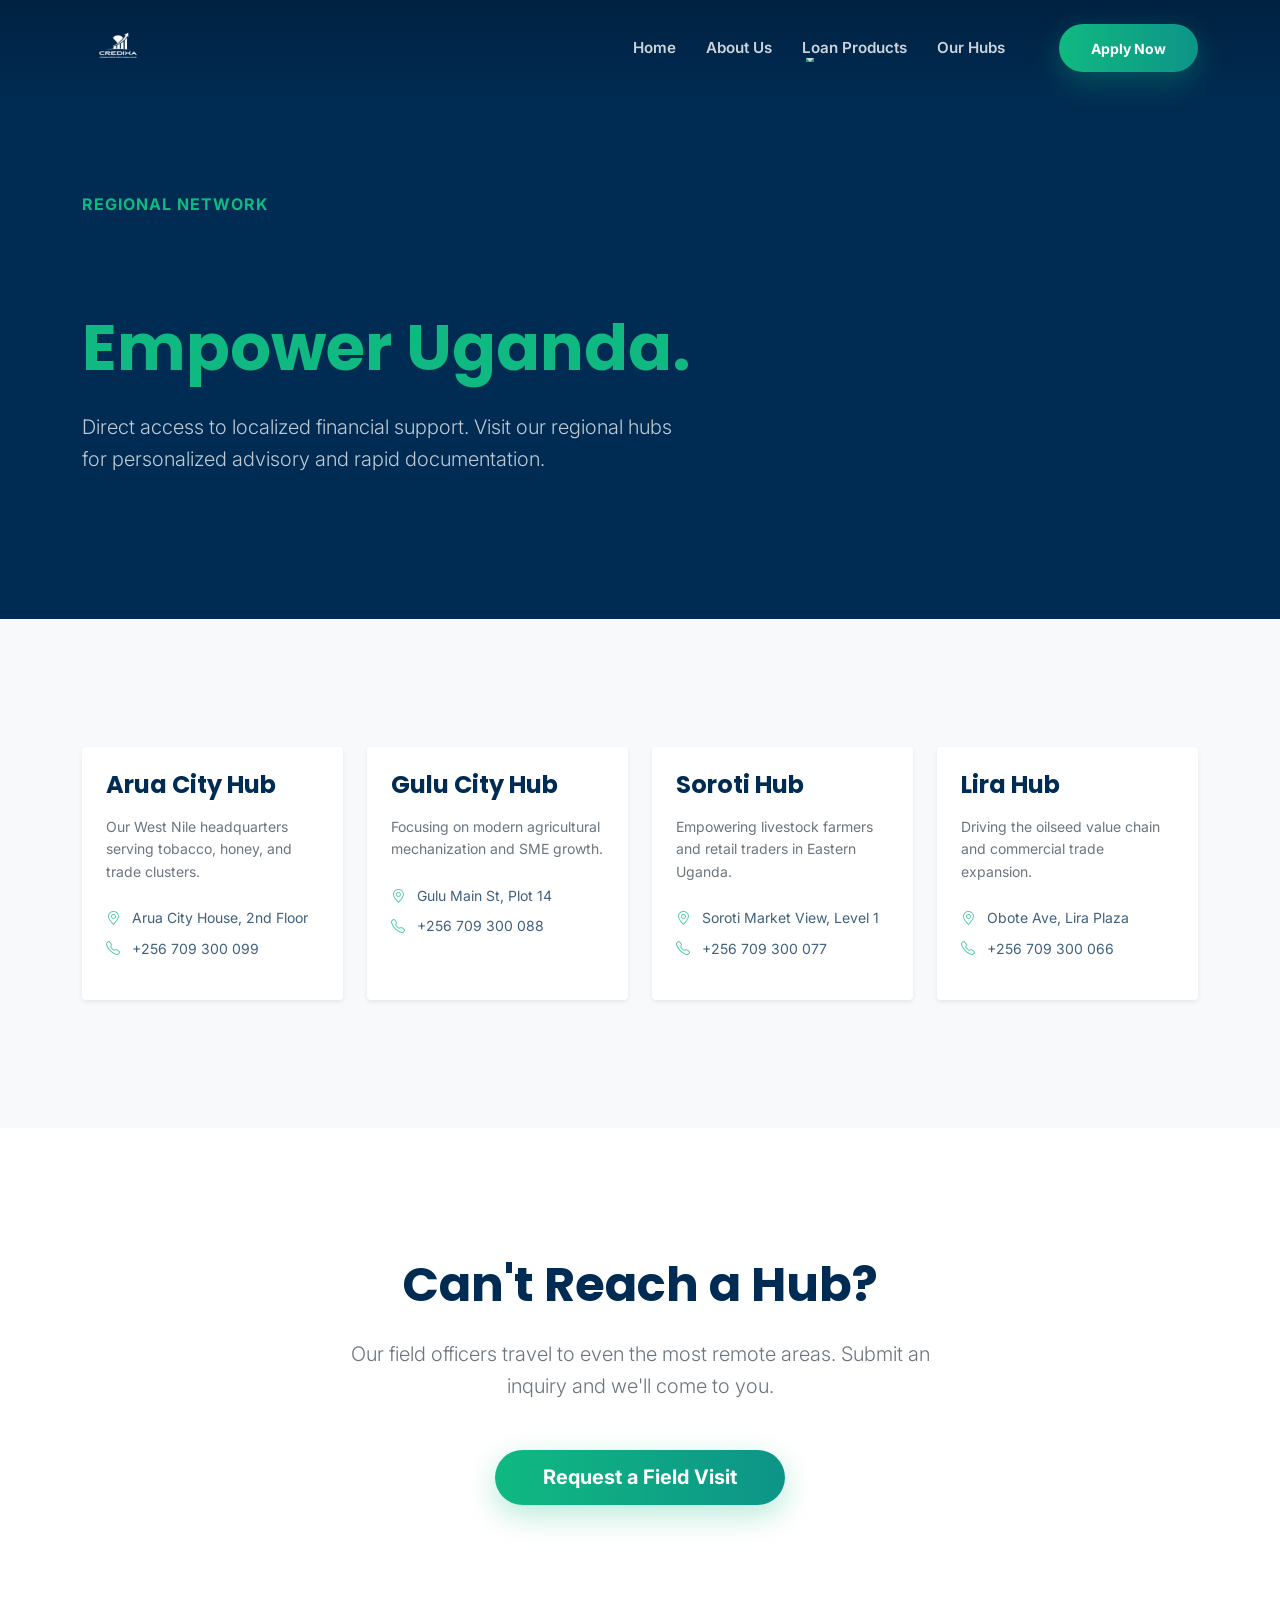
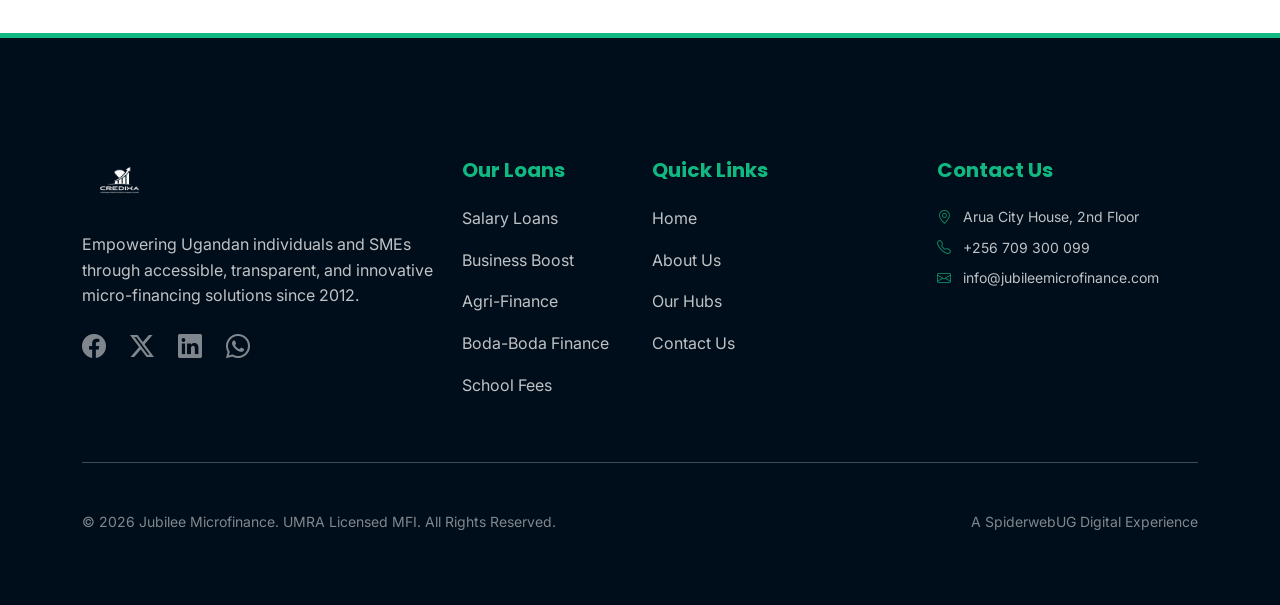
<file: branches.html>
<!DOCTYPE html>
<html lang="en">
<head>
    <meta charset="utf-8">
    <meta name="viewport" content="width=device-width, initial-scale=1.0">
    <title>Our Regional Hubs | Jubilee Microfinance</title>
    
    <!-- SEO Meta Tags -->
    <meta name="description" content="Locate our regional hubs across Northern Uganda, including Arua, Gulu, Soroti, and Lira. Direct access to localized financial support.">
    <meta name="keywords" content="jubilee branches, microfinance hubs Uganda, Arua microfinance, Gulu loans">
    <meta name="author" content="Jubilee Microfinance">
    <meta name="robots" content="index, follow">

    <!-- Fonts -->
    <link rel="preconnect" href="https://fonts.googleapis.com">
    <link href="https://fonts.googleapis.com/css2?family=Inter:wght@400;500;600;700;800&family=Poppins:wght@600;700;800;900&display=swap" rel="stylesheet">

    <!-- Vendor CSS -->
    <link rel="stylesheet" href="assets/vendor/bootstrap/css/bootstrap.min.css">
    <link rel="stylesheet" href="assets/vendor/bootstrap-icons/font/bootstrap-icons.min.css">
    <link rel="stylesheet" href="assets/vendor/fontawesome/css/all.min.css">
    <link rel="stylesheet" href="assets/vendor/aos/aos.css">
    
    <!-- Main Design System -->
    <link rel="stylesheet" href="assets/css/main.css">
    
    <style>
        #preloader {
            position: fixed;
            inset: 0;
            z-index: 10000;
            background: #001a33;
            display: flex;
            align-items: center;
            justify-content: center;
            transition: 0.5s;
        }
        #preloader .spinner-border { color: #10b981 !important; }
    </style>
</head>
<body>
    <!-- Preloader -->
    <div id="preloader">
        <div class="spinner-border" style="width: 3rem; height: 3rem;" role="status">
            <span class="visually-hidden">Loading...</span>
        </div>
    </div>

<header class="navbar-minimal" id="mainNav">
    <div class="container d-flex justify-content-between align-items-center">
        <a href="index.html" class="logo-wrap">
            <img src="assets/images/logo-jubilee.png" alt="Jubilee Microfinance" style="height: 48px; filter: brightness(0) invert(1);">
        </a>
        
        <div class="nav-links-p d-none d-lg-flex">
            <a href="index.html" class="nav-item-p">Home</a>
            <a href="about-us.html" class="nav-item-p">About Us</a>
            <div class="dropdown">
                <a href="ecosystems.html" class="nav-item-p dropdown-toggle" data-bs-toggle="dropdown" aria-expanded="false">Loan Products</a>
                <ul class="dropdown-menu border-0 shadow-lg mt-3 p-3 rounded-4">
                    <li><a class="dropdown-item py-2 px-3 rounded-3" href="salary-loans.html">Salary Loans</a></li>
                    <li><a class="dropdown-item py-2 px-3 rounded-3" href="business-loans.html">Business Boost</a></li>
                    <li><a class="dropdown-item py-2 px-3 rounded-3" href="agri-loans.html">Agri-Finance</a></li>
                    <li><a class="dropdown-item py-2 px-3 rounded-3" href="boda-boda-loans.html">Boda Boda Finance</a></li>
                    <li><a class="dropdown-item py-2 px-3 rounded-3" href="school-fees-loans.html">School Fees</a></li>
                    <li><hr class="dropdown-divider"></li>
                    <li><a class="dropdown-item py-2 px-3 rounded-3 fw-bold text-emerald" href="ecosystems.html">All Solutions</a></li>
                </ul>
            </div>
            <a href="branches.html" class="nav-item-p">Our Hubs</a>
            <a href="contact.html" class="btn btn-emerald btn-sm ms-4">Apply Now</a>
        </div>

        <button class="menu-toggle-p d-lg-none" id="mobileNavToggle" aria-label="Toggle Mobile Menu">
            <i class="bi bi-list fs-1 text-white"></i>
        </button>
    </div>
</header>

<div class="mobile-nav-panel shadow-lg" id="mobileNavPanel">
    <div class="d-flex justify-content-between align-items-center mb-5">
         <img src="assets/images/logo-jubilee.png" alt="Logo" style="height: 40px; background: white; border-radius: 5px; padding: 5px;">
         <button class="btn btn-link text-white p-0" id="closeMobileNav"><i class="bi bi-x-lg fs-2"></i></button>
    </div>
    <nav class="d-flex flex-column">
        <a href="index.html" class="nav-link-m">Home</a>
        <a href="about-us.html" class="nav-link-m">About Us</a>
        <div class="ms-3 mb-4">
            <span class="text-emerald fw-bold small text-uppercase mb-3 d-block">Lending Solutions</span>
            <div class="d-flex flex-column gap-2">
                <a href="salary-loans.html" class="text-white text-decoration-none opacity-75">Salary Loans</a>
                <a href="business-loans.html" class="text-white text-decoration-none opacity-75">Business Boost</a>
                <a href="agri-loans.html" class="text-white text-decoration-none opacity-75">Agri-Finance</a>
                <a href="boda-boda-loans.html" class="text-white text-decoration-none opacity-75">Boda Boda</a>
                <a href="school-fees-loans.html" class="text-white text-decoration-none opacity-75">School Fees</a>
            </div>
        </div>
        <a href="branches.html" class="nav-link-m">Regional Hubs</a>
        <a href="contact.html" class="btn btn-emerald w-100 p-3 mt-4">Apply Today</a>
    </nav>
</div>

<main>
    <section class="section-padding bg-primary-deep text-white" style="padding-top: 15vw;">
        <div class="container" data-aos="fade-up">
            <span class="text-emerald fw-bold text-uppercase letter-spacing-1">Regional Network</span>
            <h1 class="display-3 fw-bold mt-3">Where We <br> <span class="text-emerald">Empower Uganda.</span></h1>
            <p class="lead opacity-75 mt-4" style="max-width: 600px;">Direct access to localized financial support. Visit our regional hubs for personalized advisory and rapid documentation.</p>
        </div>
    </section>

    <section class="section-padding bg-light">
        <div class="container">
            <div class="row g-4">
                <!-- Arua Hub -->
                <div class="col-md-6 col-lg-3" data-aos="fade-up" data-aos-delay="100">
                    <div class="card border-0 shadow-sm rounded-4 h-100">
                        <div class="p-4">
                            <h4 class="fw-bold text-primary-deep mb-3">Arua City Hub</h4>
                            <p class="small text-muted mb-4">Our West Nile headquarters serving tobacco, honey, and trade clusters.</p>
                            <ul class="list-unstyled small opacity-75 d-flex flex-column gap-2">
                                <li><i class="bi bi-geo-alt text-emerald me-2"></i> Arua City House, 2nd Floor</li>
                                <li><i class="bi bi-telephone text-emerald me-2"></i> +256 709 300 099</li>
                            </ul>
                        </div>
                    </div>
                </div>

                <!-- Gulu Hub -->
                <div class="col-md-6 col-lg-3" data-aos="fade-up" data-aos-delay="200">
                    <div class="card border-0 shadow-sm rounded-4 h-100">
                        <div class="p-4">
                            <h4 class="fw-bold text-primary-deep mb-3">Gulu City Hub</h4>
                            <p class="small text-muted mb-4">Focusing on modern agricultural mechanization and SME growth.</p>
                            <ul class="list-unstyled small opacity-75 d-flex flex-column gap-2">
                                <li><i class="bi bi-geo-alt text-emerald me-2"></i> Gulu Main St, Plot 14</li>
                                <li><i class="bi bi-telephone text-emerald me-2"></i> +256 709 300 088</li>
                            </ul>
                        </div>
                    </div>
                </div>

                <!-- Soroti Hub -->
                <div class="col-md-6 col-lg-3" data-aos="fade-up" data-aos-delay="300">
                    <div class="card border-0 shadow-sm rounded-4 h-100">
                        <div class="p-4">
                            <h4 class="fw-bold text-primary-deep mb-3">Soroti Hub</h4>
                            <p class="small text-muted mb-4">Empowering livestock farmers and retail traders in Eastern Uganda.</p>
                            <ul class="list-unstyled small opacity-75 d-flex flex-column gap-2">
                                <li><i class="bi bi-geo-alt text-emerald me-2"></i> Soroti Market View, Level 1</li>
                                <li><i class="bi bi-telephone text-emerald me-2"></i> +256 709 300 077</li>
                            </ul>
                        </div>
                    </div>
                </div>

                <!-- Lira Hub -->
                <div class="col-md-6 col-lg-3" data-aos="fade-up" data-aos-delay="400">
                    <div class="card border-0 shadow-sm rounded-4 h-100">
                        <div class="p-4">
                            <h4 class="fw-bold text-primary-deep mb-3">Lira Hub</h4>
                            <p class="small text-muted mb-4">Driving the oilseed value chain and commercial trade expansion.</p>
                            <ul class="list-unstyled small opacity-75 d-flex flex-column gap-2">
                                <li><i class="bi bi-geo-alt text-emerald me-2"></i> Obote Ave, Lira Plaza</li>
                                <li><i class="bi bi-telephone text-emerald me-2"></i> +256 709 300 066</li>
                            </ul>
                        </div>
                    </div>
                </div>
            </div>
        </div>
    </section>

    <!-- Map CTA -->
    <section class="section-padding bg-white">
        <div class="container text-center" data-aos="zoom-in">
            <h2 class="display-5 fw-bold text-primary-deep mb-4">Can't Reach a Hub?</h2>
            <p class="lead text-muted mb-5 mx-auto" style="max-width: 600px;">Our field officers travel to even the most remote areas. Submit an inquiry and we'll come to you.</p>
            <a href="contact.html" class="btn btn-emerald btn-lg px-5">Request a Field Visit</a>
        </div>
    </section>
</main>

<footer class="footer-green-blue text-white">
    <div class="container py-4">
        <div class="row gy-5">
            <div class="col-lg-4">
                <img src="assets/images/logo-jubilee.png" alt="Logo" style="height: 50px; filter: brightness(0) invert(1);">
                <p class="mt-4 opacity-75">Empowering Ugandan individuals and SMEs through accessible, transparent, and innovative micro-financing solutions since 2012.</p>
                <div class="d-flex gap-4 mt-4 h4 mb-0 opacity-50">
                    <a href="#" class="text-white"><i class="bi bi-facebook"></i></a>
                    <a href="#" class="text-white"><i class="bi bi-twitter-x"></i></a>
                    <a href="#" class="text-white"><i class="bi bi-linkedin"></i></a>
                    <a href="#" class="text-white"><i class="bi bi-whatsapp"></i></a>
                </div>
            </div>
            <div class="col-lg-2 col-md-4">
                <h5 class="fw-bold text-emerald mb-4">Our Loans</h5>
                <ul class="list-unstyled d-flex flex-column gap-3 opacity-75">
                    <li><a href="salary-loans.html" class="text-white text-decoration-none">Salary Loans</a></li>
                    <li><a href="business-loans.html" class="text-white text-decoration-none">Business Boost</a></li>
                    <li><a href="agri-loans.html" class="text-white text-decoration-none">Agri-Finance</a></li>
                    <li><a href="boda-boda-loans.html" class="text-white text-decoration-none">Boda-Boda Finance</a></li>
                    <li><a href="school-fees-loans.html" class="text-white text-decoration-none">School Fees</a></li>
                </ul>
            </div>
            <div class="col-lg-3 col-md-4">
                <h5 class="fw-bold text-emerald mb-4">Quick Links</h5>
                <ul class="list-unstyled d-flex flex-column gap-3 opacity-75">
                    <li><a href="index.html" class="text-white text-decoration-none">Home</a></li>
                    <li><a href="about-us.html" class="text-white text-decoration-none">About Us</a></li>
                    <li><a href="branches.html" class="text-white text-decoration-none">Our Hubs</a></li>
                    <li><a href="contact.html" class="text-white text-decoration-none">Contact Us</a></li>
                </ul>
            </div>
            <div class="col-lg-3 col-md-4">
                <h5 class="fw-bold text-emerald mb-4">Contact Us</h5>
                <p class="small opacity-75 mb-2"><i class="bi bi-geo-alt me-2 text-emerald"></i> Arua City House, 2nd Floor</p>
                <p class="small opacity-75 mb-2"><i class="bi bi-telephone me-2 text-emerald"></i> +256 709 300 099</p>
                <p class="small opacity-75"><i class="bi bi-envelope me-2 text-emerald"></i> info@jubileemicrofinance.com</p>
            </div>
        </div>
        <hr class="my-5 opacity-10">
        <div class="d-flex flex-column flex-md-row justify-content-between align-items-center opacity-50 small">
            <p class="mb-0">&copy; 2026 Jubilee Microfinance. UMRA Licensed MFI. All Rights Reserved.</p>
            <p class="mb-0">A <a href="#" class="text-white text-decoration-none">SpiderwebUG</a> Digital Experience</p>
        </div>
    </div>
</footer>

<script src="assets/vendor/bootstrap/js/bootstrap.bundle.min.js"></script>
<script src="assets/vendor/aos/aos.js"></script>
<script>
    AOS.init({ duration: 1000, once: true });
    
    // Preloader Removal
    window.addEventListener('load', () => { 
        const p = document.getElementById('preloader'); 
        if(p) {
            p.style.opacity = '0'; 
            setTimeout(() => p.style.display = 'none', 500); 
        }
    });

    // Navigation Logic
    const nav = document.getElementById('mainNav');
    window.addEventListener('scroll', () => {
        if (window.scrollY > 80) { nav.classList.add('scrolled'); }
        else { nav.classList.remove('scrolled'); }
    });

    // Mobile Menu
    const mToggle = document.getElementById('mobileNavToggle');
    const mClose = document.getElementById('closeMobileNav');
    const mPanel = document.getElementById('mobileNavPanel');
    if(mToggle && mPanel) {
        mToggle.addEventListener('click', () => mPanel.style.right = '0');
        mClose.addEventListener('click', () => mPanel.style.right = '-100%');
        document.querySelectorAll('.nav-link-m').forEach(l => l.addEventListener('click', () => mPanel.style.right = '-100%'));
    }
</script>
</body>
</html>
</file>
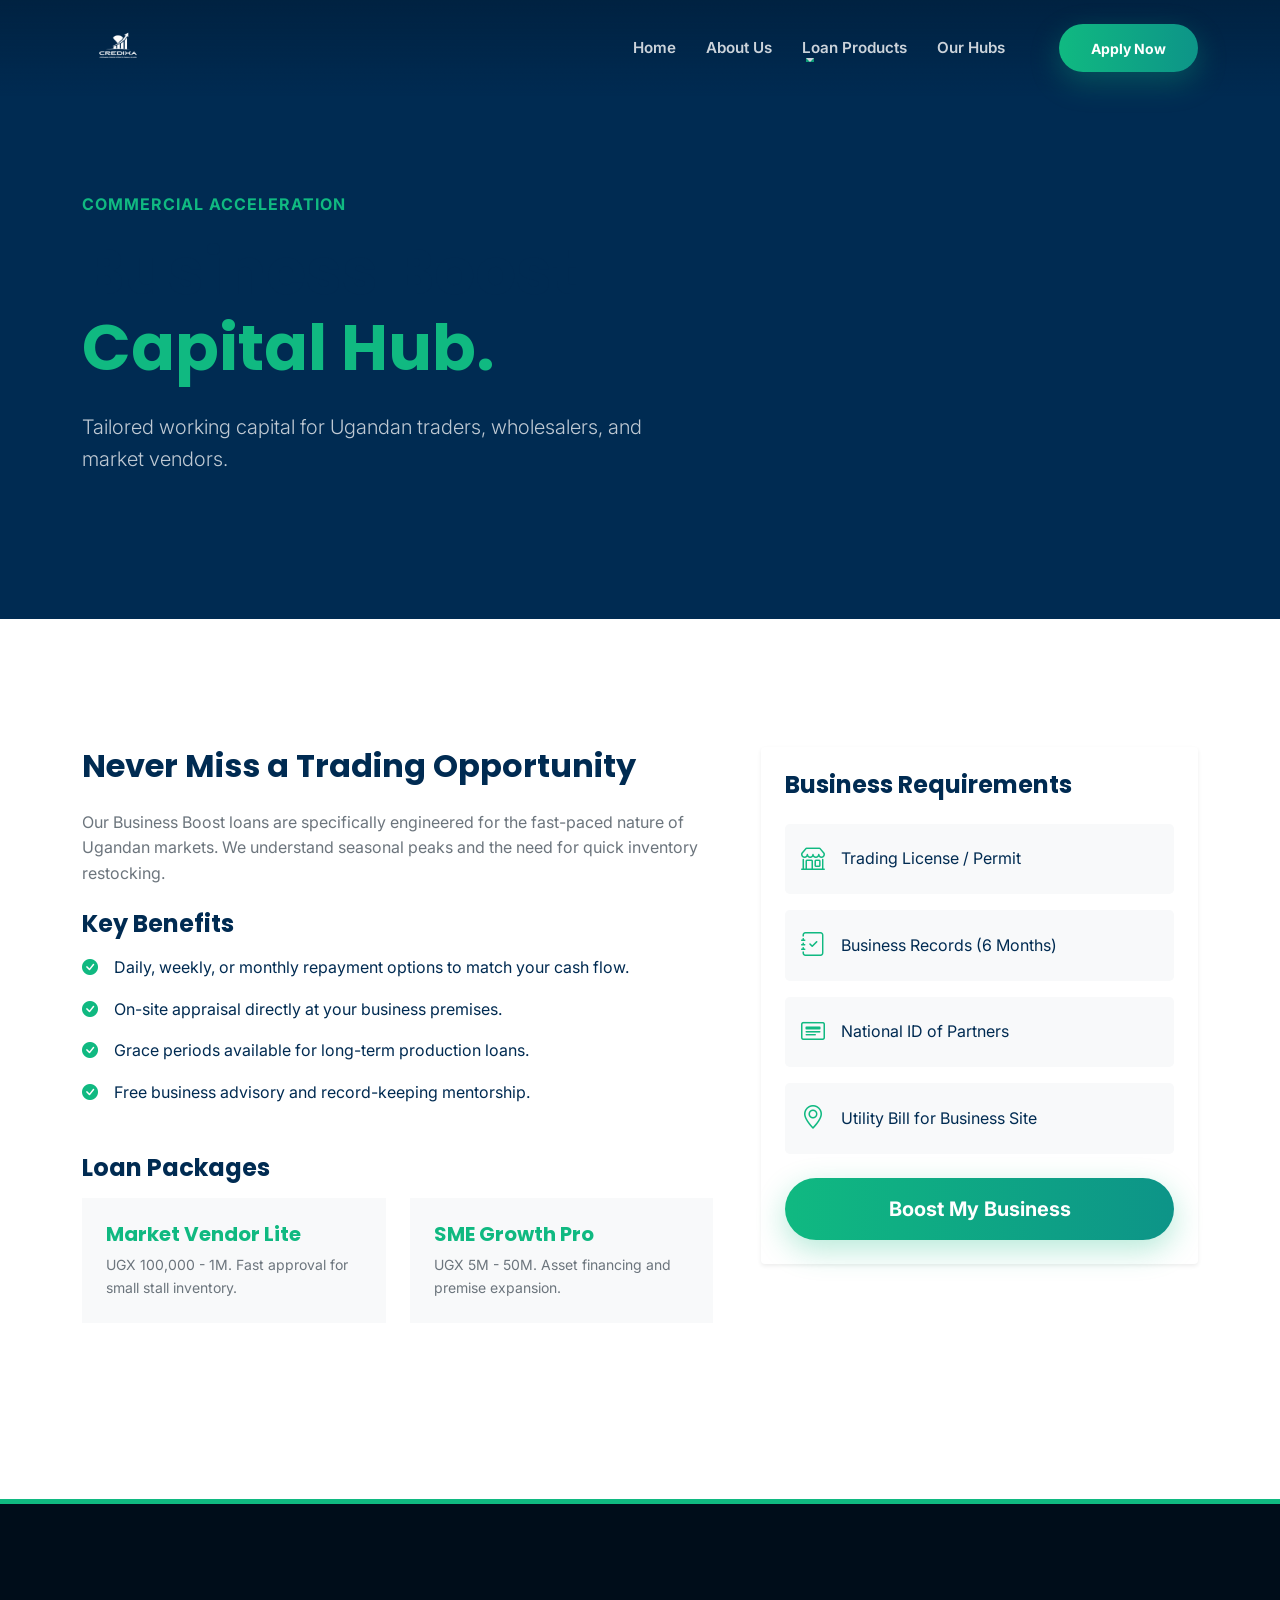
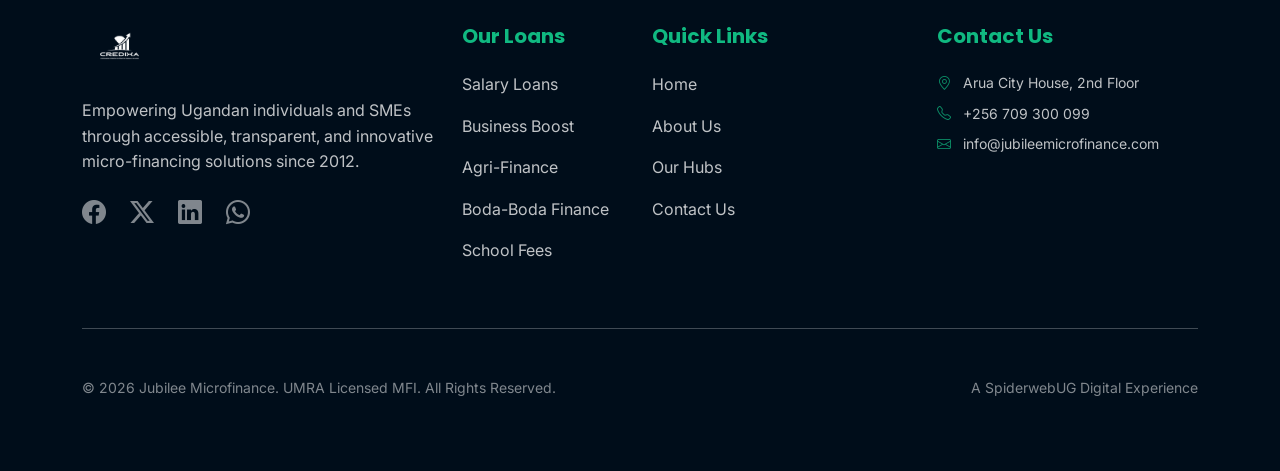
<file: business-loans.html>
<!DOCTYPE html>
<html lang="en">
<head>
    <meta charset="utf-8">
    <meta name="viewport" content="width=device-width, initial-scale=1.0">
    <title>Business Boost Loans | SME Capital for Traders | Jubilee Microfinance</title>
    
    <!-- SEO Meta Tags -->
    <meta name="description" content="Scale your inventory and trade with Jubilee's Business Boost loans. Designed for market vendors and wholesalers in Uganda.">
    <meta name="keywords" content="business loans Uganda, SME capital Kampala, market vendor financing Arua">
    <meta name="author" content="Jubilee Microfinance">
    <meta name="robots" content="index, follow">

    <!-- Fonts -->
    <link rel="preconnect" href="https://fonts.googleapis.com">
    <link href="https://fonts.googleapis.com/css2?family=Inter:wght@400;500;600;700;800&family=Poppins:wght@600;700;800;900&display=swap" rel="stylesheet">

    <!-- Vendor CSS -->
    <link rel="stylesheet" href="assets/vendor/bootstrap/css/bootstrap.min.css">
    <link rel="stylesheet" href="assets/vendor/bootstrap-icons/font/bootstrap-icons.min.css">
    <link rel="stylesheet" href="assets/vendor/fontawesome/css/all.min.css">
    <link rel="stylesheet" href="assets/vendor/aos/aos.css">
    
    <!-- Main Design System -->
    <link rel="stylesheet" href="assets/css/main.css">
    
    <style>
        #preloader {
            position: fixed;
            inset: 0;
            z-index: 10000;
            background: #001a33;
            display: flex;
            align-items: center;
            justify-content: center;
            transition: 0.5s;
        }
        #preloader .spinner-border { color: #10b981 !important; }
    </style>
</head>
<body>
    <!-- Preloader -->
    <div id="preloader">
        <div class="spinner-border" style="width: 3rem; height: 3rem;" role="status">
            <span class="visually-hidden">Loading...</span>
        </div>
    </div>

<header class="navbar-minimal" id="mainNav">
    <div class="container d-flex justify-content-between align-items-center">
        <a href="index.html" class="logo-wrap">
            <img src="assets/images/logo-jubilee.png" alt="Jubilee Microfinance" style="height: 48px; filter: brightness(0) invert(1);">
        </a>
        
        <div class="nav-links-p d-none d-lg-flex">
            <a href="index.html" class="nav-item-p">Home</a>
            <a href="about-us.html" class="nav-item-p">About Us</a>
            <div class="dropdown">
                <a href="ecosystems.html" class="nav-item-p dropdown-toggle" data-bs-toggle="dropdown" aria-expanded="false">Loan Products</a>
                <ul class="dropdown-menu border-0 shadow-lg mt-3 p-3 rounded-4">
                    <li><a class="dropdown-item py-2 px-3 rounded-3" href="salary-loans.html">Salary Loans</a></li>
                    <li><a class="dropdown-item py-2 px-3 rounded-3" href="business-loans.html">Business Boost</a></li>
                    <li><a class="dropdown-item py-2 px-3 rounded-3" href="agri-loans.html">Agri-Finance</a></li>
                    <li><a class="dropdown-item py-2 px-3 rounded-3" href="boda-boda-loans.html">Boda Boda Finance</a></li>
                    <li><a class="dropdown-item py-2 px-3 rounded-3" href="school-fees-loans.html">School Fees</a></li>
                    <li><hr class="dropdown-divider"></li>
                    <li><a class="dropdown-item py-2 px-3 rounded-3 fw-bold text-emerald" href="ecosystems.html">All Solutions</a></li>
                </ul>
            </div>
            <a href="branches.html" class="nav-item-p">Our Hubs</a>
            <a href="contact.html" class="btn btn-emerald btn-sm ms-4">Apply Now</a>
        </div>

        <button class="menu-toggle-p d-lg-none" id="mobileNavToggle" aria-label="Toggle Mobile Menu">
            <i class="bi bi-list fs-1 text-white"></i>
        </button>
    </div>
</header>

<div class="mobile-nav-panel shadow-lg" id="mobileNavPanel">
    <div class="d-flex justify-content-between align-items-center mb-5">
         <img src="assets/images/logo-jubilee.png" alt="Logo" style="height: 40px; background: white; border-radius: 5px; padding: 5px;">
         <button class="btn btn-link text-white p-0" id="closeMobileNav"><i class="bi bi-x-lg fs-2"></i></button>
    </div>
    <nav class="d-flex flex-column">
        <a href="index.html" class="nav-link-m">Home</a>
        <a href="about-us.html" class="nav-link-m">About Us</a>
        <div class="ms-3 mb-4">
            <span class="text-emerald fw-bold small text-uppercase mb-3 d-block">Lending Solutions</span>
            <div class="d-flex flex-column gap-2">
                <a href="salary-loans.html" class="text-white text-decoration-none opacity-75">Salary Loans</a>
                <a href="business-loans.html" class="text-white text-decoration-none opacity-75">Business Boost</a>
                <a href="agri-loans.html" class="text-white text-decoration-none opacity-75">Agri-Finance</a>
                <a href="boda-boda-loans.html" class="text-white text-decoration-none opacity-75">Boda Boda</a>
                <a href="school-fees-loans.html" class="text-white text-decoration-none opacity-75">School Fees</a>
            </div>
        </div>
        <a href="branches.html" class="nav-link-m">Regional Hubs</a>
        <a href="contact.html" class="btn btn-emerald w-100 p-3 mt-4">Apply Today</a>
    </nav>
</div>

<main>
    <section class="section-padding bg-primary-deep text-white" style="padding-top: 15vw;">
        <div class="container" data-aos="fade-up">
            <span class="text-emerald fw-bold text-uppercase letter-spacing-1">Commercial Acceleration</span>
            <h1 class="display-3 fw-bold mt-3">Business Boost <br> <span class="text-emerald">Capital Hub.</span></h1>
            <p class="lead opacity-75 mt-4" style="max-width: 600px;">Tailored working capital for Ugandan traders, wholesalers, and market vendors.</p>
        </div>
    </section>

    <section class="section-padding bg-white">
        <div class="container">
            <div class="row g-5">
                <div class="col-lg-7" data-aos="fade-right">
                    <h2 class="fw-bold text-primary-deep mb-4">Never Miss a Trading Opportunity</h2>
                    <p class="text-muted mb-4">Our Business Boost loans are specifically engineered for the fast-paced nature of Ugandan markets. We understand seasonal peaks and the need for quick inventory restocking.</p>
                    
                    <h4 class="fw-bold mb-3">Key Benefits</h4>
                    <ul class="list-unstyled d-flex flex-column gap-3 mb-5">
                        <li class="d-flex gap-3"><i class="bi bi-check-circle-fill text-emerald"></i> <span>Daily, weekly, or monthly repayment options to match your cash flow.</span></li>
                        <li class="d-flex gap-3"><i class="bi bi-check-circle-fill text-emerald"></i> <span>On-site appraisal directly at your business premises.</span></li>
                        <li class="d-flex gap-3"><i class="bi bi-check-circle-fill text-emerald"></i> <span>Grace periods available for long-term production loans.</span></li>
                        <li class="d-flex gap-3"><i class="bi bi-check-circle-fill text-emerald"></i> <span>Free business advisory and record-keeping mentorship.</span></li>
                    </ul>

                    <h4 class="fw-bold mb-3">Loan Packages</h4>
                    <div class="row g-4 mb-5">
                        <div class="col-sm-6">
                            <div class="p-4 bg-light rounded-4 h-100">
                                <h5 class="fw-bold text-emerald">Market Vendor Lite</h5>
                                <p class="small text-muted mb-0">UGX 100,000 - 1M. Fast approval for small stall inventory.</p>
                            </div>
                        </div>
                        <div class="col-sm-6">
                            <div class="p-4 bg-light rounded-4 h-100">
                                <h5 class="fw-bold text-emerald">SME Growth Pro</h5>
                                <p class="small text-muted mb-0">UGX 5M - 50M. Asset financing and premise expansion.</p>
                            </div>
                        </div>
                    </div>
                </div>
                <div class="col-lg-5" data-aos="fade-left">
                    <div class="card p-4 border-0 shadow-sm rounded-4">
                        <h4 class="fw-bold mb-4">Business Requirements</h4>
                        <div class="d-flex flex-column gap-3 mb-4">
                            <div class="d-flex align-items-center p-3 bg-light rounded-3">
                                <i class="bi bi-shop text-emerald me-3 fs-4"></i>
                                <span>Trading License / Permit</span>
                            </div>
                            <div class="d-flex align-items-center p-3 bg-light rounded-3">
                                <i class="bi bi-journal-check text-emerald me-3 fs-4"></i>
                                <span>Business Records (6 Months)</span>
                            </div>
                            <div class="d-flex align-items-center p-3 bg-light rounded-3">
                                <i class="bi bi-card-heading text-emerald me-3 fs-4"></i>
                                <span>National ID of Partners</span>
                            </div>
                            <div class="d-flex align-items-center p-3 bg-light rounded-3">
                                <i class="bi bi-geo-alt text-emerald me-3 fs-4"></i>
                                <span>Utility Bill for Business Site</span>
                            </div>
                        </div>
                        <a href="contact.html" class="btn btn-emerald w-100 p-3 fs-5">Boost My Business</a>
                    </div>
                </div>
            </div>
        </div>
    </section>
</main>

<footer class="footer-green-blue text-white">
    <div class="container py-4">
        <div class="row gy-5">
            <div class="col-lg-4">
                <img src="assets/images/logo-jubilee.png" alt="Logo" style="height: 50px; filter: brightness(0) invert(1);">
                <p class="mt-4 opacity-75">Empowering Ugandan individuals and SMEs through accessible, transparent, and innovative micro-financing solutions since 2012.</p>
                <div class="d-flex gap-4 mt-4 h4 mb-0 opacity-50">
                    <a href="#" class="text-white"><i class="bi bi-facebook"></i></a>
                    <a href="#" class="text-white"><i class="bi bi-twitter-x"></i></a>
                    <a href="#" class="text-white"><i class="bi bi-linkedin"></i></a>
                    <a href="#" class="text-white"><i class="bi bi-whatsapp"></i></a>
                </div>
            </div>
            <div class="col-lg-2 col-md-4">
                <h5 class="fw-bold text-emerald mb-4">Our Loans</h5>
                <ul class="list-unstyled d-flex flex-column gap-3 opacity-75">
                    <li><a href="salary-loans.html" class="text-white text-decoration-none">Salary Loans</a></li>
                    <li><a href="business-loans.html" class="text-white text-decoration-none">Business Boost</a></li>
                    <li><a href="agri-loans.html" class="text-white text-decoration-none">Agri-Finance</a></li>
                    <li><a href="boda-boda-loans.html" class="text-white text-decoration-none">Boda-Boda Finance</a></li>
                    <li><a href="school-fees-loans.html" class="text-white text-decoration-none">School Fees</a></li>
                </ul>
            </div>
            <div class="col-lg-3 col-md-4">
                <h5 class="fw-bold text-emerald mb-4">Quick Links</h5>
                <ul class="list-unstyled d-flex flex-column gap-3 opacity-75">
                    <li><a href="index.html" class="text-white text-decoration-none">Home</a></li>
                    <li><a href="about-us.html" class="text-white text-decoration-none">About Us</a></li>
                    <li><a href="branches.html" class="text-white text-decoration-none">Our Hubs</a></li>
                    <li><a href="contact.html" class="text-white text-decoration-none">Contact Us</a></li>
                </ul>
            </div>
            <div class="col-lg-3 col-md-4">
                <h5 class="fw-bold text-emerald mb-4">Contact Us</h5>
                <p class="small opacity-75 mb-2"><i class="bi bi-geo-alt me-2 text-emerald"></i> Arua City House, 2nd Floor</p>
                <p class="small opacity-75 mb-2"><i class="bi bi-telephone me-2 text-emerald"></i> +256 709 300 099</p>
                <p class="small opacity-75"><i class="bi bi-envelope me-2 text-emerald"></i> info@jubileemicrofinance.com</p>
            </div>
        </div>
        <hr class="my-5 opacity-10">
        <div class="d-flex flex-column flex-md-row justify-content-between align-items-center opacity-50 small">
            <p class="mb-0">&copy; 2026 Jubilee Microfinance. UMRA Licensed MFI. All Rights Reserved.</p>
            <p class="mb-0">A <a href="#" class="text-white text-decoration-none">SpiderwebUG</a> Digital Experience</p>
        </div>
    </div>
</footer>

<script src="assets/vendor/bootstrap/js/bootstrap.bundle.min.js"></script>
<script src="assets/vendor/aos/aos.js"></script>
<script>
    AOS.init({ duration: 1000, once: true });
    
    // Preloader Removal
    window.addEventListener('load', () => { 
        const p = document.getElementById('preloader'); 
        if(p) {
            p.style.opacity = '0'; 
            setTimeout(() => p.style.display = 'none', 500); 
        }
    });

    // Navigation Logic
    const nav = document.getElementById('mainNav');
    window.addEventListener('scroll', () => {
        if (window.scrollY > 80) { nav.classList.add('scrolled'); }
        else { nav.classList.remove('scrolled'); }
    });

    // Mobile Menu
    const mToggle = document.getElementById('mobileNavToggle');
    const mClose = document.getElementById('closeMobileNav');
    const mPanel = document.getElementById('mobileNavPanel');
    if(mToggle && mPanel) {
        mToggle.addEventListener('click', () => mPanel.style.right = '0');
        mClose.addEventListener('click', () => mPanel.style.right = '-100%');
        document.querySelectorAll('.nav-link-m').forEach(l => l.addEventListener('click', () => mPanel.style.right = '-100%'));
    }
</script>
</body>
</html>
</file>
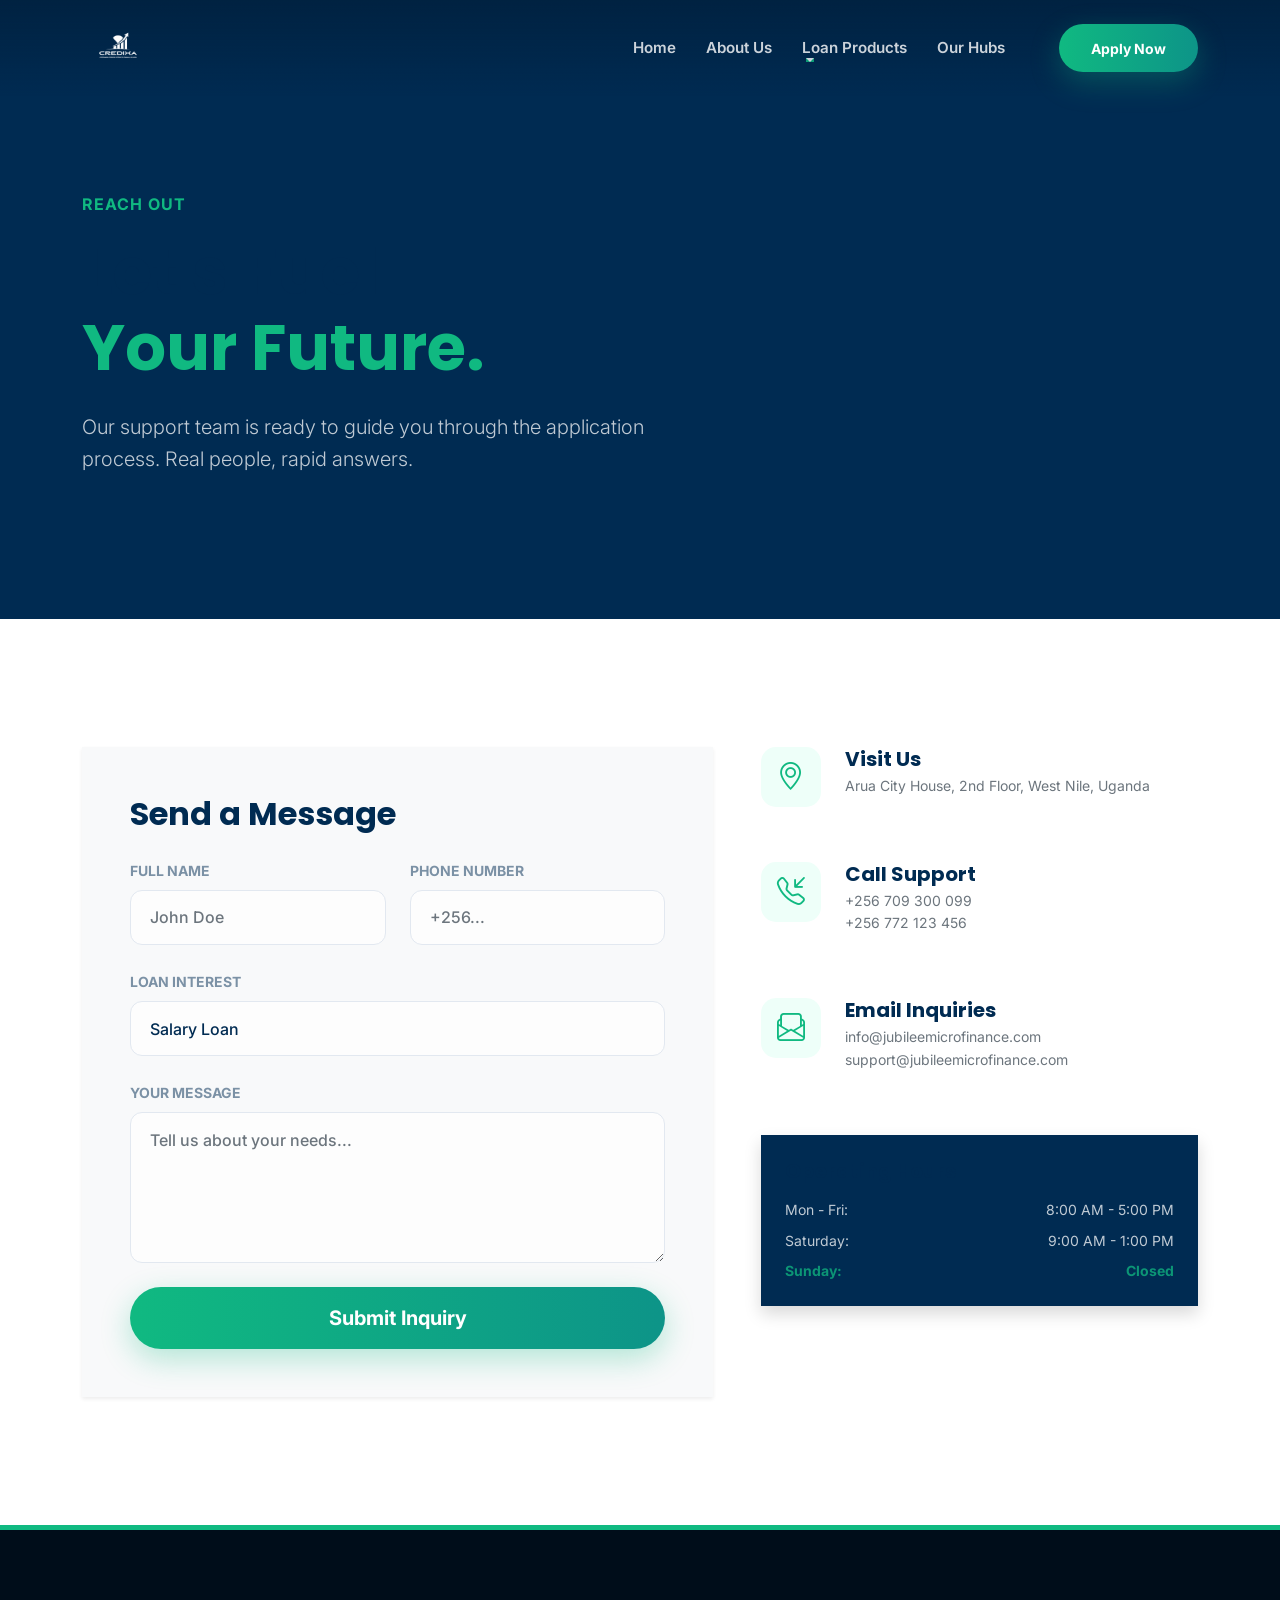
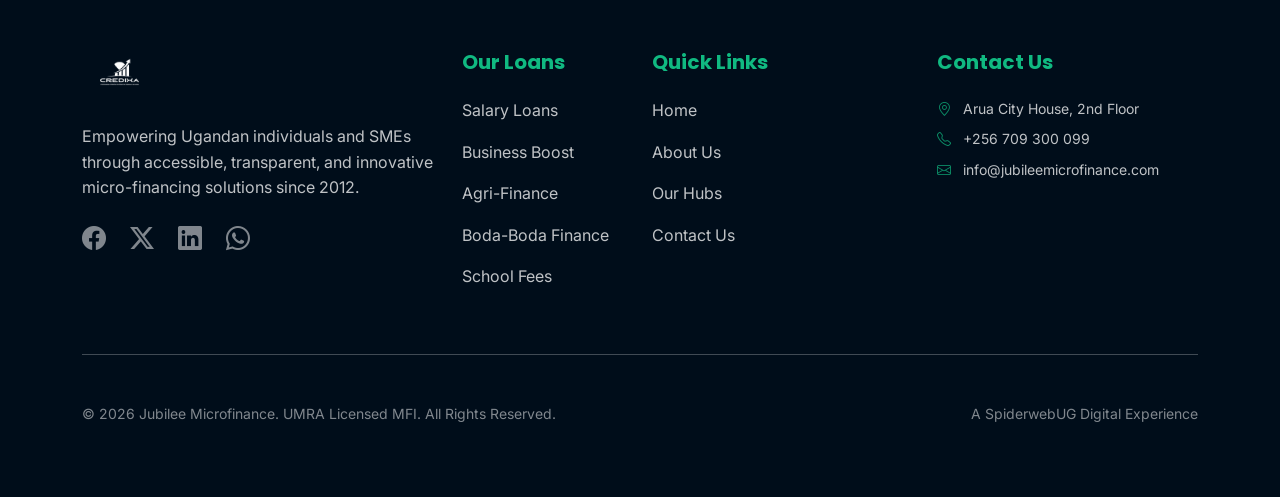
<file: contact.html>
<!DOCTYPE html>
<html lang="en">
<head>
    <meta charset="utf-8">
    <meta name="viewport" content="width=device-width, initial-scale=1.0">
    <title>Contact Our Support Hub | Jubilee Microfinance</title>
    
    <!-- SEO Meta Tags -->
    <meta name="description" content="Get in touch with Jubilee Microfinance for loan inquiries, customer support, or branch information across Uganda.">
    <meta name="keywords" content="contact jubilee microfinance, loan inquiry Uganda, customer support Arua">
    <meta name="author" content="Jubilee Microfinance">
    <meta name="robots" content="index, follow">

    <!-- Fonts -->
    <link rel="preconnect" href="https://fonts.googleapis.com">
    <link href="https://fonts.googleapis.com/css2?family=Inter:wght@400;500;600;700;800&family=Poppins:wght@600;700;800;900&display=swap" rel="stylesheet">

    <!-- Vendor CSS -->
    <link rel="stylesheet" href="assets/vendor/bootstrap/css/bootstrap.min.css">
    <link rel="stylesheet" href="assets/vendor/bootstrap-icons/font/bootstrap-icons.min.css">
    <link rel="stylesheet" href="assets/vendor/fontawesome/css/all.min.css">
    <link rel="stylesheet" href="assets/vendor/aos/aos.css">
    
    <!-- Main Design System -->
    <link rel="stylesheet" href="assets/css/main.css">
    
    <style>
        #preloader {
            position: fixed;
            inset: 0;
            z-index: 10000;
            background: #001a33;
            display: flex;
            align-items: center;
            justify-content: center;
            transition: 0.5s;
        }
        #preloader .spinner-border { color: #10b981 !important; }
    </style>
</head>
<body>
    <!-- Preloader -->
    <div id="preloader">
        <div class="spinner-border" style="width: 3rem; height: 3rem;" role="status">
            <span class="visually-hidden">Loading...</span>
        </div>
    </div>

<header class="navbar-minimal" id="mainNav">
    <div class="container d-flex justify-content-between align-items-center">
        <a href="index.html" class="logo-wrap">
            <img src="assets/images/logo-jubilee.png" alt="Jubilee Microfinance" style="height: 48px; filter: brightness(0) invert(1);">
        </a>
        
        <div class="nav-links-p d-none d-lg-flex">
            <a href="index.html" class="nav-item-p">Home</a>
            <a href="about-us.html" class="nav-item-p">About Us</a>
            <div class="dropdown">
                <a href="ecosystems.html" class="nav-item-p dropdown-toggle" data-bs-toggle="dropdown" aria-expanded="false">Loan Products</a>
                <ul class="dropdown-menu border-0 shadow-lg mt-3 p-3 rounded-4">
                    <li><a class="dropdown-item py-2 px-3 rounded-3" href="salary-loans.html">Salary Loans</a></li>
                    <li><a class="dropdown-item py-2 px-3 rounded-3" href="business-loans.html">Business Boost</a></li>
                    <li><a class="dropdown-item py-2 px-3 rounded-3" href="agri-loans.html">Agri-Finance</a></li>
                    <li><a class="dropdown-item py-2 px-3 rounded-3" href="boda-boda-loans.html">Boda Boda Finance</a></li>
                    <li><a class="dropdown-item py-2 px-3 rounded-3" href="school-fees-loans.html">School Fees</a></li>
                    <li><hr class="dropdown-divider"></li>
                    <li><a class="dropdown-item py-2 px-3 rounded-3 fw-bold text-emerald" href="ecosystems.html">All Solutions</a></li>
                </ul>
            </div>
            <a href="branches.html" class="nav-item-p">Our Hubs</a>
            <a href="contact.html" class="btn btn-emerald btn-sm ms-4">Apply Now</a>
        </div>

        <button class="menu-toggle-p d-lg-none" id="mobileNavToggle" aria-label="Toggle Mobile Menu">
            <i class="bi bi-list fs-1 text-white"></i>
        </button>
    </div>
</header>

<div class="mobile-nav-panel shadow-lg" id="mobileNavPanel">
    <div class="d-flex justify-content-between align-items-center mb-5">
         <img src="assets/images/logo-jubilee.png" alt="Logo" style="height: 40px; background: white; border-radius: 5px; padding: 5px;">
         <button class="btn btn-link text-white p-0" id="closeMobileNav"><i class="bi bi-x-lg fs-2"></i></button>
    </div>
    <nav class="d-flex flex-column">
        <a href="index.html" class="nav-link-m">Home</a>
        <a href="about-us.html" class="nav-link-m">About Us</a>
        <div class="ms-3 mb-4">
            <span class="text-emerald fw-bold small text-uppercase mb-3 d-block">Lending Solutions</span>
            <div class="d-flex flex-column gap-2">
                <a href="salary-loans.html" class="text-white text-decoration-none opacity-75">Salary Loans</a>
                <a href="business-loans.html" class="text-white text-decoration-none opacity-75">Business Boost</a>
                <a href="agri-loans.html" class="text-white text-decoration-none opacity-75">Agri-Finance</a>
                <a href="boda-boda-loans.html" class="text-white text-decoration-none opacity-75">Boda Boda</a>
                <a href="school-fees-loans.html" class="text-white text-decoration-none opacity-75">School Fees</a>
            </div>
        </div>
        <a href="branches.html" class="nav-link-m">Regional Hubs</a>
        <a href="contact.html" class="btn btn-emerald w-100 p-3 mt-4">Apply Today</a>
    </nav>
</div>

<main>
    <section class="section-padding bg-primary-deep text-white" style="padding-top: 15vw;">
        <div class="container" data-aos="fade-up">
            <span class="text-emerald fw-bold text-uppercase letter-spacing-1">Reach Out</span>
            <h1 class="display-3 fw-bold mt-3">Let's Fuel <br> <span class="text-emerald">Your Future.</span></h1>
            <p class="lead opacity-75 mt-4" style="max-width: 600px;">Our support team is ready to guide you through the application process. Real people, rapid answers.</p>
        </div>
    </section>

    <section class="section-padding bg-white">
        <div class="container">
            <div class="row g-5">
                <!-- Contact Form -->
                <div class="col-lg-7" data-aos="fade-right">
                    <div class="p-5 bg-light rounded-4 shadow-sm">
                        <h2 class="fw-bold text-primary-deep mb-4">Send a Message</h2>
                        <form action="https://formspree.io/f/xyzkprow" method="POST" id="contactForm">
                            <div class="row g-4">
                                <div class="col-md-6">
                                    <label class="form-label small fw-bold text-uppercase opacity-50">Full Name</label>
                                    <input type="text" name="name" class="form-control" placeholder="John Doe" required>
                                </div>
                                <div class="col-md-6">
                                    <label class="form-label small fw-bold text-uppercase opacity-50">Phone Number</label>
                                    <input type="tel" name="phone" class="form-control" placeholder="+256..." required>
                                </div>
                                <div class="col-12">
                                    <label class="form-label small fw-bold text-uppercase opacity-50">Loan Interest</label>
                                    <select name="loan_type" class="form-select">
                                        <option>Salary Loan</option>
                                        <option>Business Boost</option>
                                        <option>Agri-Finance</option>
                                        <option>Boda Boda Financing</option>
                                        <option>Other / General Inquiry</option>
                                    </select>
                                </div>
                                <div class="col-12">
                                    <label class="form-label small fw-bold text-uppercase opacity-50">Your Message</label>
                                    <textarea name="message" class="form-control" rows="5" placeholder="Tell us about your needs..." required></textarea>
                                </div>
                                <div class="col-12">
                                    <button type="submit" class="btn btn-emerald btn-lg w-100 p-3">Submit Inquiry</button>
                                </div>
                            </div>
                        </form>
                    </div>
                </div>

                <!-- Contact Info -->
                <div class="col-lg-5" data-aos="fade-left">
                    <div class="d-flex flex-column gap-5">
                        <div class="d-flex gap-4">
                            <div class="icon-box-emerald d-flex align-items-center justify-content-center flex-shrink-0" style="width: 60px; height: 60px; background: #eefff9; color: #10b981; border-radius: 15px;">
                                <i class="bi bi-geo-alt fs-3"></i>
                            </div>
                            <div>
                                <h5 class="fw-bold mb-1">Visit Us</h5>
                                <p class="text-muted small">Arua City House, 2nd Floor, West Nile, Uganda</p>
                            </div>
                        </div>

                        <div class="d-flex gap-4">
                            <div class="icon-box-emerald d-flex align-items-center justify-content-center flex-shrink-0" style="width: 60px; height: 60px; background: #eefff9; color: #10b981; border-radius: 15px;">
                                <i class="bi bi-telephone-inbound fs-3"></i>
                            </div>
                            <div>
                                <h5 class="fw-bold mb-1">Call Support</h5>
                                <p class="text-muted small">+256 709 300 099<br>+256 772 123 456</p>
                            </div>
                        </div>

                        <div class="d-flex gap-4">
                            <div class="icon-box-emerald d-flex align-items-center justify-content-center flex-shrink-0" style="width: 60px; height: 60px; background: #eefff9; color: #10b981; border-radius: 15px;">
                                <i class="bi bi-envelope-paper fs-3"></i>
                            </div>
                            <div>
                                <h5 class="fw-bold mb-1">Email Inquiries</h5>
                                <p class="text-muted small">info@jubileemicrofinance.com<br>support@jubileemicrofinance.com</p>
                            </div>
                        </div>
                    </div>

                    <div class="mt-5 p-4 bg-primary-deep text-white rounded-4 shadow">
                        <h5 class="fw-bold mb-3">Operating Hours</h5>
                        <ul class="list-unstyled small opacity-75 d-flex flex-column gap-2 mb-0">
                            <li class="d-flex justify-content-between"><span>Mon - Fri:</span> <span>8:00 AM - 5:00 PM</span></li>
                            <li class="d-flex justify-content-between"><span>Saturday:</span> <span>9:00 AM - 1:00 PM</span></li>
                            <li class="d-flex justify-content-between text-emerald fw-bold"><span>Sunday:</span> <span>Closed</span></li>
                        </ul>
                    </div>
                </div>
            </div>
        </div>
    </section>
</main>

<footer class="footer-green-blue text-white">
    <div class="container py-4">
        <div class="row gy-5">
            <div class="col-lg-4">
                <img src="assets/images/logo-jubilee.png" alt="Logo" style="height: 50px; filter: brightness(0) invert(1);">
                <p class="mt-4 opacity-75">Empowering Ugandan individuals and SMEs through accessible, transparent, and innovative micro-financing solutions since 2012.</p>
                <div class="d-flex gap-4 mt-4 h4 mb-0 opacity-50">
                    <a href="#" class="text-white"><i class="bi bi-facebook"></i></a>
                    <a href="#" class="text-white"><i class="bi bi-twitter-x"></i></a>
                    <a href="#" class="text-white"><i class="bi bi-linkedin"></i></a>
                    <a href="#" class="text-white"><i class="bi bi-whatsapp"></i></a>
                </div>
            </div>
            <div class="col-lg-2 col-md-4">
                <h5 class="fw-bold text-emerald mb-4">Our Loans</h5>
                <ul class="list-unstyled d-flex flex-column gap-3 opacity-75">
                    <li><a href="salary-loans.html" class="text-white text-decoration-none">Salary Loans</a></li>
                    <li><a href="business-loans.html" class="text-white text-decoration-none">Business Boost</a></li>
                    <li><a href="agri-loans.html" class="text-white text-decoration-none">Agri-Finance</a></li>
                    <li><a href="boda-boda-loans.html" class="text-white text-decoration-none">Boda-Boda Finance</a></li>
                    <li><a href="school-fees-loans.html" class="text-white text-decoration-none">School Fees</a></li>
                </ul>
            </div>
            <div class="col-lg-3 col-md-4">
                <h5 class="fw-bold text-emerald mb-4">Quick Links</h5>
                <ul class="list-unstyled d-flex flex-column gap-3 opacity-75">
                    <li><a href="index.html" class="text-white text-decoration-none">Home</a></li>
                    <li><a href="about-us.html" class="text-white text-decoration-none">About Us</a></li>
                    <li><a href="branches.html" class="text-white text-decoration-none">Our Hubs</a></li>
                    <li><a href="contact.html" class="text-white text-decoration-none">Contact Us</a></li>
                </ul>
            </div>
            <div class="col-lg-3 col-md-4">
                <h5 class="fw-bold text-emerald mb-4">Contact Us</h5>
                <p class="small opacity-75 mb-2"><i class="bi bi-geo-alt me-2 text-emerald"></i> Arua City House, 2nd Floor</p>
                <p class="small opacity-75 mb-2"><i class="bi bi-telephone me-2 text-emerald"></i> +256 709 300 099</p>
                <p class="small opacity-75"><i class="bi bi-envelope me-2 text-emerald"></i> info@jubileemicrofinance.com</p>
            </div>
        </div>
        <hr class="my-5 opacity-10">
        <div class="d-flex flex-column flex-md-row justify-content-between align-items-center opacity-50 small">
            <p class="mb-0">&copy; 2026 Jubilee Microfinance. UMRA Licensed MFI. All Rights Reserved.</p>
            <p class="mb-0">A <a href="#" class="text-white text-decoration-none">SpiderwebUG</a> Digital Experience</p>
        </div>
    </div>
</footer>

<script src="assets/vendor/bootstrap/js/bootstrap.bundle.min.js"></script>
<script src="assets/vendor/aos/aos.js"></script>
<script>
    AOS.init({ duration: 1000, once: true });
    
    // Preloader Removal
    window.addEventListener('load', () => { 
        const p = document.getElementById('preloader'); 
        if(p) {
            p.style.opacity = '0'; 
            setTimeout(() => p.style.display = 'none', 500); 
        }
    });

    // Navigation Logic
    const nav = document.getElementById('mainNav');
    window.addEventListener('scroll', () => {
        if (window.scrollY > 80) { nav.classList.add('scrolled'); }
        else { nav.classList.remove('scrolled'); }
    });

    // Mobile Menu
    const mToggle = document.getElementById('mobileNavToggle');
    const mClose = document.getElementById('closeMobileNav');
    const mPanel = document.getElementById('mobileNavPanel');
    if(mToggle && mPanel) {
        mToggle.addEventListener('click', () => mPanel.style.right = '0');
        mClose.addEventListener('click', () => mPanel.style.right = '-100%');
        document.querySelectorAll('.nav-link-m').forEach(l => l.addEventListener('click', () => mPanel.style.right = '-100%'));
    }
</script>
</body>
</html>
</file>
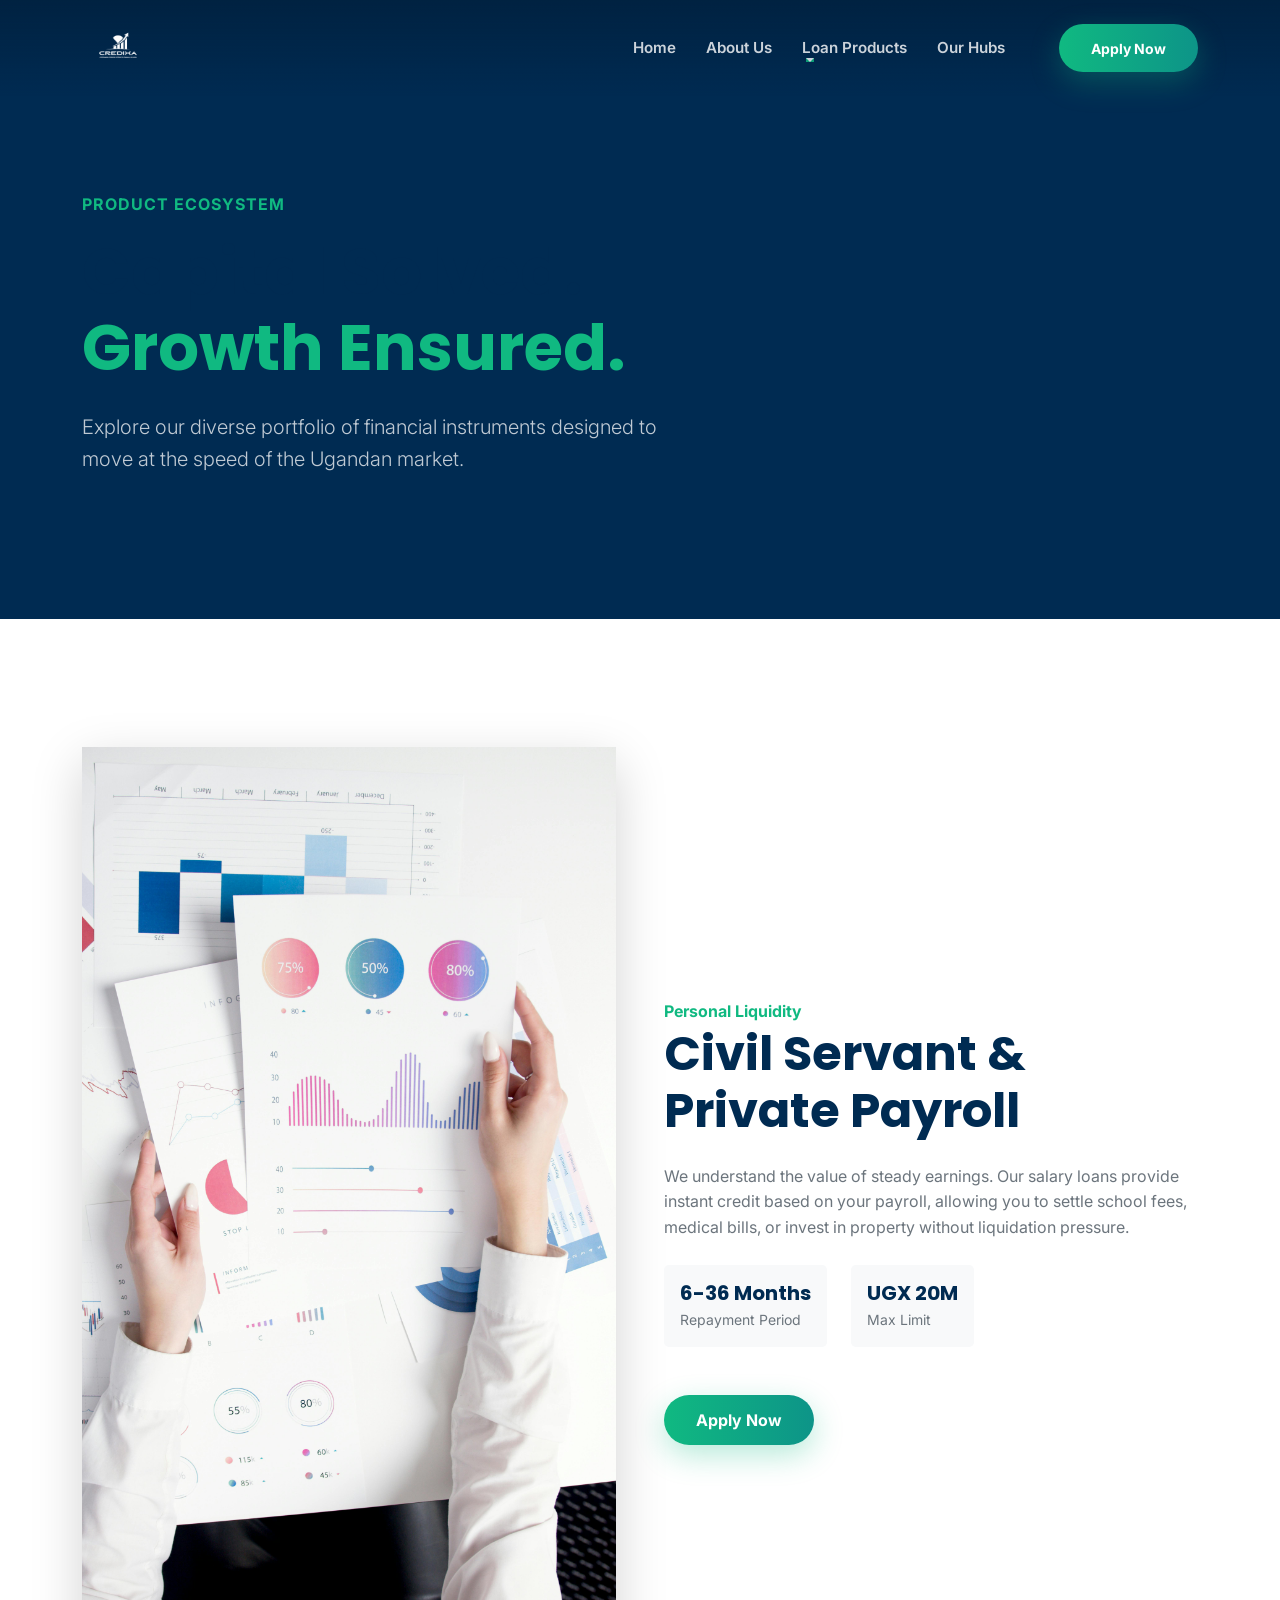
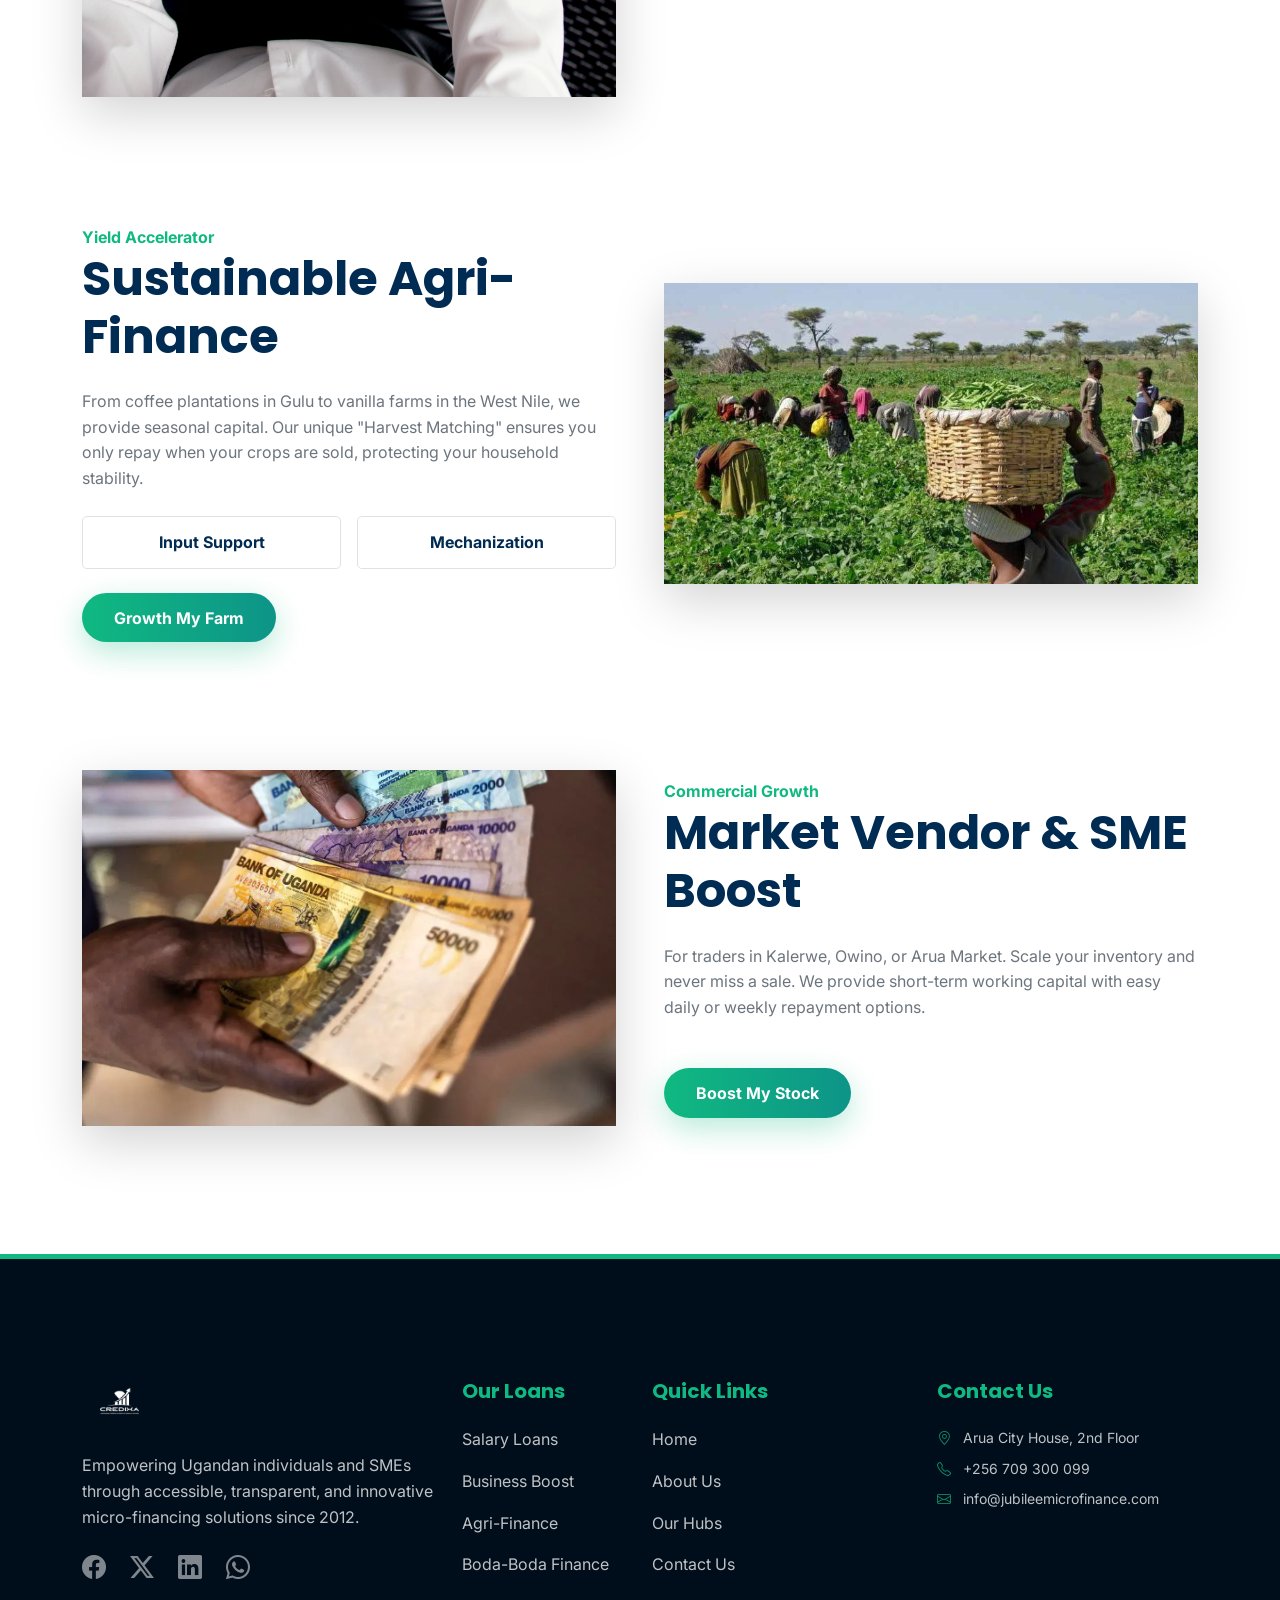
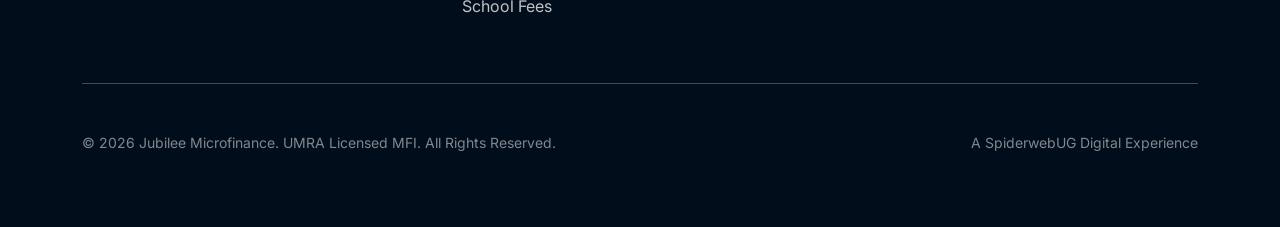
<file: ecosystems.html>
<!DOCTYPE html>
<html lang="en">
<head>
    <meta charset="utf-8">
    <meta name="viewport" content="width=device-width, initial-scale=1.0">
    <title>Financial Ecosystem & Loan Products | Jubilee Microfinance</title>
    
    <!-- SEO Meta Tags -->
    <meta name="description" content="Explore our diverse loan products designed for the Ugandan market. Salary, Business, Agriculture, and Boda Boda financing with competitive rates.">
    <meta name="keywords" content="jubilee loan products, microfinance services Uganda, agricultural loans Kampala">
    <meta name="author" content="Jubilee Microfinance">
    <meta name="robots" content="index, follow">

    <!-- Fonts -->
    <link rel="preconnect" href="https://fonts.googleapis.com">
    <link href="https://fonts.googleapis.com/css2?family=Inter:wght@400;500;600;700;800&family=Poppins:wght@600;700;800;900&display=swap" rel="stylesheet">

    <!-- Vendor CSS -->
    <link rel="stylesheet" href="assets/vendor/bootstrap/css/bootstrap.min.css">
    <link rel="stylesheet" href="assets/vendor/bootstrap-icons/font/bootstrap-icons.min.css">
    <link rel="stylesheet" href="assets/vendor/fontawesome/css/all.min.css">
    <link rel="stylesheet" href="assets/vendor/aos/aos.css">
    
    <!-- Main Design System -->
    <link rel="stylesheet" href="assets/css/main.css">
    
    <style>
        #preloader {
            position: fixed;
            inset: 0;
            z-index: 10000;
            background: #001a33;
            display: flex;
            align-items: center;
            justify-content: center;
            transition: 0.5s;
        }
        #preloader .spinner-border { color: #10b981 !important; }
    </style>
</head>
<body>
    <!-- Preloader -->
    <div id="preloader">
        <div class="spinner-border" style="width: 3rem; height: 3rem;" role="status">
            <span class="visually-hidden">Loading...</span>
        </div>
    </div>

<header class="navbar-minimal" id="mainNav">
    <div class="container d-flex justify-content-between align-items-center">
        <a href="index.html" class="logo-wrap">
            <img src="assets/images/logo-jubilee.png" alt="Jubilee Microfinance" style="height: 48px; filter: brightness(0) invert(1);">
        </a>
        
        <div class="nav-links-p d-none d-lg-flex">
            <a href="index.html" class="nav-item-p">Home</a>
            <a href="about-us.html" class="nav-item-p">About Us</a>
            <div class="dropdown">
                <a href="ecosystems.html" class="nav-item-p dropdown-toggle" data-bs-toggle="dropdown" aria-expanded="false">Loan Products</a>
                <ul class="dropdown-menu border-0 shadow-lg mt-3 p-3 rounded-4">
                    <li><a class="dropdown-item py-2 px-3 rounded-3" href="salary-loans.html">Salary Loans</a></li>
                    <li><a class="dropdown-item py-2 px-3 rounded-3" href="business-loans.html">Business Boost</a></li>
                    <li><a class="dropdown-item py-2 px-3 rounded-3" href="agri-loans.html">Agri-Finance</a></li>
                    <li><a class="dropdown-item py-2 px-3 rounded-3" href="boda-boda-loans.html">Boda Boda Finance</a></li>
                    <li><a class="dropdown-item py-2 px-3 rounded-3" href="school-fees-loans.html">School Fees</a></li>
                    <li><hr class="dropdown-divider"></li>
                    <li><a class="dropdown-item py-2 px-3 rounded-3 fw-bold text-emerald" href="ecosystems.html">All Solutions</a></li>
                </ul>
            </div>
            <a href="branches.html" class="nav-item-p">Our Hubs</a>
            <a href="contact.html" class="btn btn-emerald btn-sm ms-4">Apply Now</a>
        </div>

        <button class="menu-toggle-p d-lg-none" id="mobileNavToggle" aria-label="Toggle Mobile Menu">
            <i class="bi bi-list fs-1 text-white"></i>
        </button>
    </div>
</header>

<div class="mobile-nav-panel shadow-lg" id="mobileNavPanel">
    <div class="d-flex justify-content-between align-items-center mb-5">
         <img src="assets/images/logo-jubilee.png" alt="Logo" style="height: 40px; background: white; border-radius: 5px; padding: 5px;">
         <button class="btn btn-link text-white p-0" id="closeMobileNav"><i class="bi bi-x-lg fs-2"></i></button>
    </div>
    <nav class="d-flex flex-column">
        <a href="index.html" class="nav-link-m">Home</a>
        <a href="about-us.html" class="nav-link-m">About Us</a>
        <div class="ms-3 mb-4">
            <span class="text-emerald fw-bold small text-uppercase mb-3 d-block">Lending Solutions</span>
            <div class="d-flex flex-column gap-2">
                <a href="salary-loans.html" class="text-white text-decoration-none opacity-75">Salary Loans</a>
                <a href="business-loans.html" class="text-white text-decoration-none opacity-75">Business Boost</a>
                <a href="agri-loans.html" class="text-white text-decoration-none opacity-75">Agri-Finance</a>
                <a href="boda-boda-loans.html" class="text-white text-decoration-none opacity-75">Boda Boda</a>
                <a href="school-fees-loans.html" class="text-white text-decoration-none opacity-75">School Fees</a>
            </div>
        </div>
        <a href="branches.html" class="nav-link-m">Regional Hubs</a>
        <a href="contact.html" class="btn btn-emerald w-100 p-3 mt-4">Apply Today</a>
    </nav>
</div>

<main>
    <section class="section-padding bg-primary-deep text-white" style="padding-top: 15vw;">
        <div class="container" data-aos="fade-up">
            <span class="text-emerald fw-bold text-uppercase letter-spacing-1">Product Ecosystem</span>
            <h1 class="display-3 fw-bold mt-3">Capital Solved. <br> <span class="text-emerald">Growth Ensured.</span></h1>
            <p class="lead opacity-75 mt-4" style="max-width: 600px;">Explore our diverse portfolio of financial instruments designed to move at the speed of the Ugandan market.</p>
        </div>
    </section>

    <section class="section-padding bg-white">
        <div class="container">
            <!-- Salary Section -->
            <div class="row align-items-center mb-10vw g-5">
                <div class="col-lg-6" data-aos="fade-right">
                    <img src="assets/images/pexels-artempodrez-5716034.jpg" class="img-fluid rounded-4 shadow-lg" alt="Salary Loans">
                </div>
                <div class="col-lg-6" data-aos="fade-left">
                    <span class="text-emerald fw-bold">Personal Liquidity</span>
                    <h2 class="display-5 fw-bold text-primary-deep mb-4">Civil Servant & Private Payroll</h2>
                    <p class="text-muted mb-4">We understand the value of steady earnings. Our salary loans provide instant credit based on your payroll, allowing you to settle school fees, medical bills, or invest in property without liquidation pressure.</p>
                    <div class="d-flex gap-4 mb-4">
                        <div class="p-3 bg-light rounded-3">
                            <h5 class="fw-bold text-primary-deep mb-1">6-36 Months</h5>
                            <p class="small text-muted mb-0">Repayment Period</p>
                        </div>
                        <div class="p-3 bg-light rounded-3">
                            <h5 class="fw-bold text-primary-deep mb-1">UGX 20M</h5>
                            <p class="small text-muted mb-0">Max Limit</p>
                        </div>
                    </div>
                    <a href="salary-loans.html" class="btn btn-emerald mt-4">Apply Now</a>
                </div>
            </div>

            <!-- Agriculture Section -->
            <div class="row align-items-center mb-10vw g-5 flex-lg-row-reverse">
                <div class="col-lg-6" data-aos="fade-left">
                    <img src="assets/images/Agriculture.jpg" class="img-fluid rounded-4 shadow-lg" alt="Agri Loans">
                </div>
                <div class="col-lg-6" data-aos="fade-right">
                    <span class="text-emerald fw-bold">Yield Accelerator</span>
                    <h2 class="display-5 fw-bold text-primary-deep mb-4">Sustainable Agri-Finance</h2>
                    <p class="text-muted mb-4">From coffee plantations in Gulu to vanilla farms in the West Nile, we provide seasonal capital. Our unique "Harvest Matching" ensures you only repay when your crops are sold, protecting your household stability.</p>
                    <div class="row g-3">
                        <div class="col-6">
                            <div class="p-3 border rounded-3 text-center">
                                <h6 class="fw-bold mb-0">Input Support</h6>
                            </div>
                        </div>
                        <div class="col-6">
                            <div class="p-3 border rounded-3 text-center">
                                <h6 class="fw-bold mb-0">Mechanization</h6>
                            </div>
                        </div>
                    </div>
                    <a href="agri-loans.html" class="btn btn-emerald mt-4">Growth My Farm</a>
                </div>
            </div>

            <!-- SME Section -->
            <div class="row align-items-center g-5">
                <div class="col-lg-6" data-aos="fade-right">
                    <img src="assets/images/Top-Side-Hustles-Most-Likely-to-Succeed-in-Kampala-in-2025.webp" class="img-fluid rounded-4 shadow-lg" alt="SME Loans">
                </div>
                <div class="col-lg-6" data-aos="fade-left">
                    <span class="text-emerald fw-bold">Commercial Growth</span>
                    <h2 class="display-5 fw-bold text-primary-deep mb-4">Market Vendor & SME Boost</h2>
                    <p class="text-muted mb-4">For traders in Kalerwe, Owino, or Arua Market. Scale your inventory and never miss a sale. We provide short-term working capital with easy daily or weekly repayment options.</p>
                    <a href="business-loans.html" class="btn btn-emerald mt-4">Boost My Stock</a>
                </div>
            </div>
        </div>
    </section>
</main>

<footer class="footer-green-blue text-white">
    <div class="container py-4">
        <div class="row gy-5">
            <div class="col-lg-4">
                <img src="assets/images/logo-jubilee.png" alt="Logo" style="height: 50px; filter: brightness(0) invert(1);">
                <p class="mt-4 opacity-75">Empowering Ugandan individuals and SMEs through accessible, transparent, and innovative micro-financing solutions since 2012.</p>
                <div class="d-flex gap-4 mt-4 h4 mb-0 opacity-50">
                    <a href="#" class="text-white"><i class="bi bi-facebook"></i></a>
                    <a href="#" class="text-white"><i class="bi bi-twitter-x"></i></a>
                    <a href="#" class="text-white"><i class="bi bi-linkedin"></i></a>
                    <a href="#" class="text-white"><i class="bi bi-whatsapp"></i></a>
                </div>
            </div>
            <div class="col-lg-2 col-md-4">
                <h5 class="fw-bold text-emerald mb-4">Our Loans</h5>
                <ul class="list-unstyled d-flex flex-column gap-3 opacity-75">
                    <li><a href="salary-loans.html" class="text-white text-decoration-none">Salary Loans</a></li>
                    <li><a href="business-loans.html" class="text-white text-decoration-none">Business Boost</a></li>
                    <li><a href="agri-loans.html" class="text-white text-decoration-none">Agri-Finance</a></li>
                    <li><a href="boda-boda-loans.html" class="text-white text-decoration-none">Boda-Boda Finance</a></li>
                    <li><a href="school-fees-loans.html" class="text-white text-decoration-none">School Fees</a></li>
                </ul>
            </div>
            <div class="col-lg-3 col-md-4">
                <h5 class="fw-bold text-emerald mb-4">Quick Links</h5>
                <ul class="list-unstyled d-flex flex-column gap-3 opacity-75">
                    <li><a href="index.html" class="text-white text-decoration-none">Home</a></li>
                    <li><a href="about-us.html" class="text-white text-decoration-none">About Us</a></li>
                    <li><a href="branches.html" class="text-white text-decoration-none">Our Hubs</a></li>
                    <li><a href="contact.html" class="text-white text-decoration-none">Contact Us</a></li>
                </ul>
            </div>
            <div class="col-lg-3 col-md-4">
                <h5 class="fw-bold text-emerald mb-4">Contact Us</h5>
                <p class="small opacity-75 mb-2"><i class="bi bi-geo-alt me-2 text-emerald"></i> Arua City House, 2nd Floor</p>
                <p class="small opacity-75 mb-2"><i class="bi bi-telephone me-2 text-emerald"></i> +256 709 300 099</p>
                <p class="small opacity-75"><i class="bi bi-envelope me-2 text-emerald"></i> info@jubileemicrofinance.com</p>
            </div>
        </div>
        <hr class="my-5 opacity-10">
        <div class="d-flex flex-column flex-md-row justify-content-between align-items-center opacity-50 small">
            <p class="mb-0">&copy; 2026 Jubilee Microfinance. UMRA Licensed MFI. All Rights Reserved.</p>
            <p class="mb-0">A <a href="#" class="text-white text-decoration-none">SpiderwebUG</a> Digital Experience</p>
        </div>
    </div>
</footer>

<script src="assets/vendor/bootstrap/js/bootstrap.bundle.min.js"></script>
<script src="assets/vendor/aos/aos.js"></script>
<script>
    AOS.init({ duration: 1000, once: true });
    
    // Preloader Removal
    window.addEventListener('load', () => { 
        const p = document.getElementById('preloader'); 
        if(p) {
            p.style.opacity = '0'; 
            setTimeout(() => p.style.display = 'none', 500); 
        }
    });

    // Navigation Logic
    const nav = document.getElementById('mainNav');
    window.addEventListener('scroll', () => {
        if (window.scrollY > 80) { nav.classList.add('scrolled'); }
        else { nav.classList.remove('scrolled'); }
    });

    // Mobile Menu
    const mToggle = document.getElementById('mobileNavToggle');
    const mClose = document.getElementById('closeMobileNav');
    const mPanel = document.getElementById('mobileNavPanel');
    if(mToggle && mPanel) {
        mToggle.addEventListener('click', () => mPanel.style.right = '0');
        mClose.addEventListener('click', () => mPanel.style.right = '-100%');
        document.querySelectorAll('.nav-link-m').forEach(l => l.addEventListener('click', () => mPanel.style.right = '-100%'));
    }
</script>
</body>
</html>
</file>
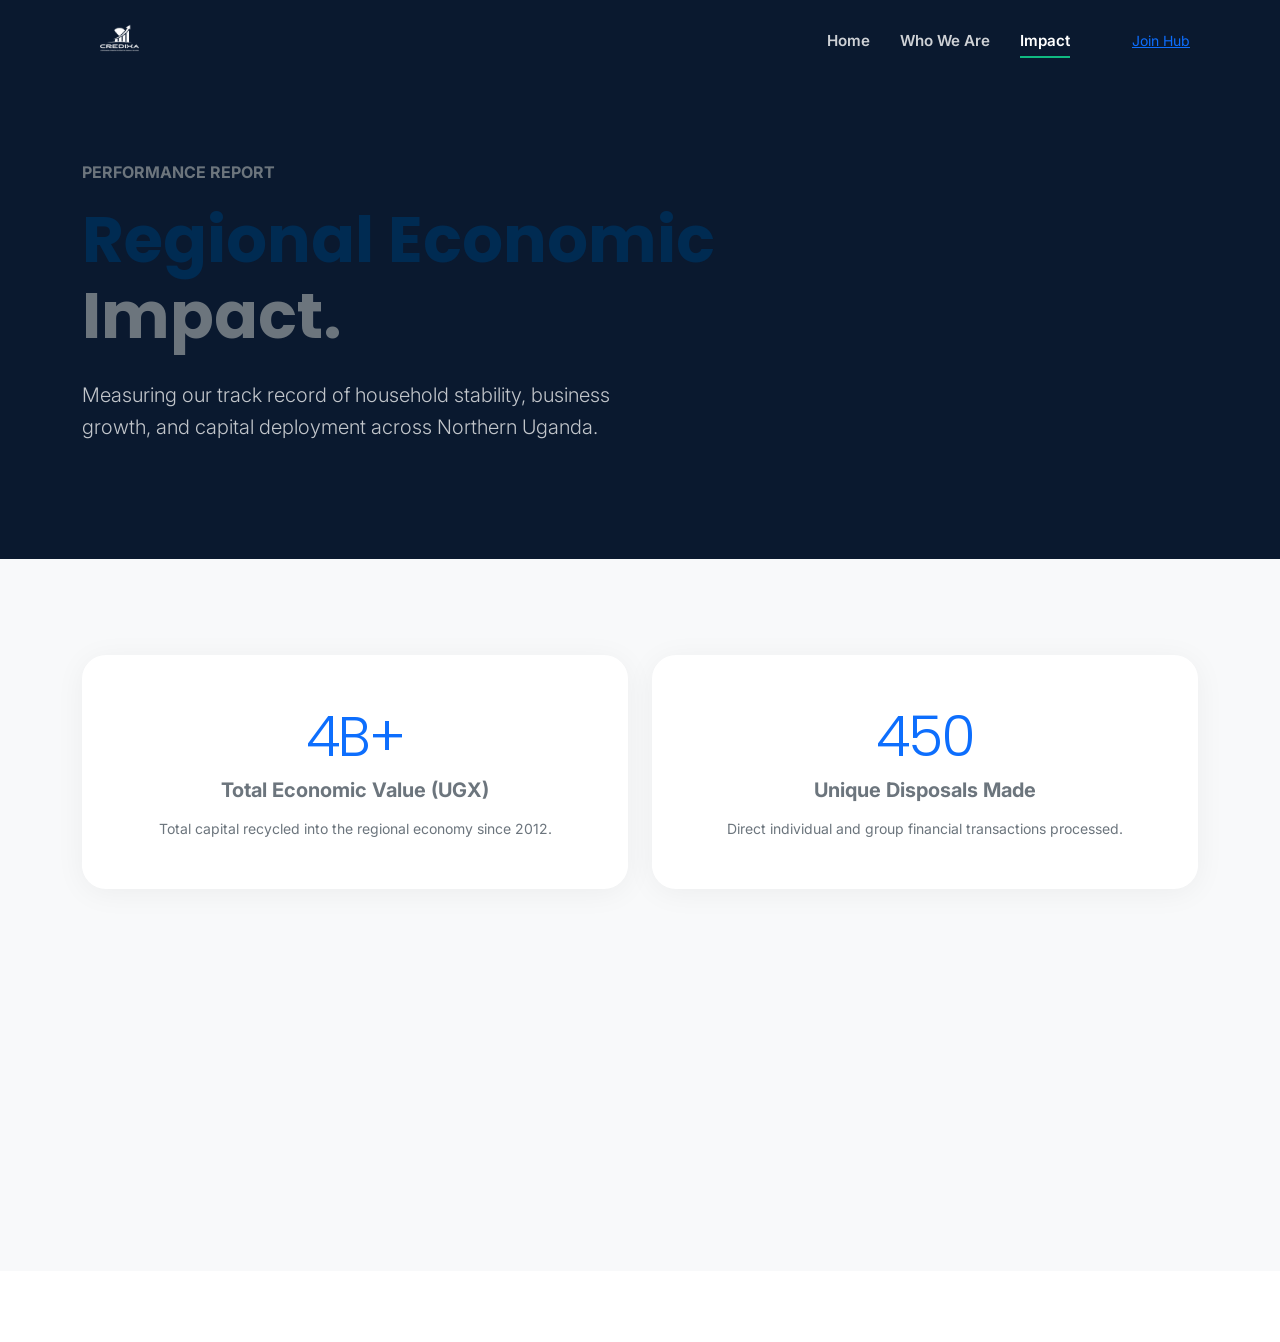
<file: impact.html>
<!DOCTYPE html>
<html lang="en">
<head>
    <meta charset="UTF-8">
    <meta name="viewport" content="width=device-width, initial-scale=1.0">
    <title>Impact Metrics | Regional Economic Performance | Jubilee Microfinance</title>
    <link href="https://fonts.googleapis.com/css2?family=Inter:wght@400;700;800&family=Poppins:wght@800&display=swap" rel="stylesheet">
    <link rel="stylesheet" href="assets/vendor/bootstrap/css/bootstrap.min.css">
    <link rel="stylesheet" href="assets/vendor/bootstrap-icons/font/bootstrap-icons.min.css">
    <link rel="stylesheet" href="assets/vendor/aos/aos.css">
    <link rel="stylesheet" href="assets/css/main.css">
    <style>
        .navbar-minimal { background: #0a192f; padding: 1rem 0; }
        .page-hero { padding: 160px 0 100px; background: #0a192f; }
        .impact-card { background: white; border-radius: 24px; padding: 3rem; box-shadow: 0 4px 30px rgba(0,0,0,0.05); }
    </style>
</head>
<body>
    <header class="navbar-minimal"><div class="container d-flex justify-content-between align-items-center"><a href="index.html"><img src="assets/images/logo-jubilee.png" height="50" style="filter: brightness(0) invert(1);"></a><div class="nav-links-p d-none d-lg-flex"><a href="index.html" class="nav-item-p text-white">Home</a><a href="about-us.html" class="nav-item-p text-white">Who We Are</a><a href="impact.html" class="nav-item-p active text-white">Impact</a><a href="contact.html" class="btn-premium btn-p-primary btn-sm ms-4">Join Hub</a></div></div></header>

    <main>
        <section class="page-hero text-white">
            <div class="container" data-aos="fade-up">
                <span class="text-secondary fw-bold text-uppercase">Performance Report</span>
                <h1 class="display-3 fw-bold mt-3">Regional Economic <br> <span class="text-secondary">Impact.</span></h1>
                <p class="lead opacity-75 mt-4" style="max-width: 600px;">Measuring our track record of household stability, business growth, and capital deployment across Northern Uganda.</p>
            </div>
        </section>

        <section class="py-5 bg-light">
            <div class="container py-5">
                <div class="row g-4 mb-5">
                    <div class="col-md-6" data-aos="zoom-in"><div class="impact-card h-100 text-center">
                        <h2 class="counter display-4 font-weight-bold text-primary">125B+</h2>
                        <p class="h5 fw-bold text-secondary mb-3">Total Economic Value (UGX)</p>
                        <p class="small text-muted mb-0">Total capital recycled into the regional economy since 2012.</p>
                    </div></div>
                    <div class="col-md-6" data-aos="zoom-in" data-aos-delay="200"><div class="impact-card h-100 text-center">
                        <h2 class="counter display-4 font-weight-bold text-primary">45,000</h2>
                        <p class="h5 fw-bold text-secondary mb-3">Unique Disposals Made</p>
                        <p class="small text-muted mb-0">Direct individual and group financial transactions processed.</p>
                    </div></div>
                </div>

                <div class="impact-card bg-primary text-white p-5 mt-5" data-aos="fade-up">
                    <div class="row align-items-center">
                        <div class="col-lg-8">
                            <h2 class="fw-bold">98.2% Repayment Success Rate</h2>
                            <p class="lead opacity-75 mt-3">A testament to our specialized client-relationship model and community-led due diligence across West Nile, Gulu, Soroti, and Lira.</p>
                        </div>
                        <div class="col-lg-4 text-center mt-4 mt-lg-0">
                            <h1 class="display-1 fw-bold text-secondary">A+</h1>
                            <p class="small opacity-75">Internal Governance Grade</p>
                        </div>
                    </div>
                </div>
            </div>
        </section>
    </main>

    <footer class="footer-obsidian py-4"><div class="container text-center text-white opacity-50 small">&copy; 2026 Jubilee Microfinance.</div></footer>

    <script src="assets/vendor/bootstrap/js/bootstrap.bundle.min.js"></script>
    <script src="assets/vendor/aos/aos.js"></script>
    <script>
        AOS.init();
        const counters = document.querySelectorAll('.counter');
        counters.forEach(counter => {
            const updateCount = () => {
                const text = counter.innerText;
                const target = parseFloat(text.replace(/[^0-9.]/g, ''));
                const count = parseFloat(counter.getAttribute('data-count') || 0);
                const inc = target / 100;
                if (count < target) {
                    const next = count + inc;
                    counter.setAttribute('data-count', next);
                    counter.innerText = (target % 1 === 0 ? Math.ceil(next) : next.toFixed(1)) + (text.includes('B') ? 'B+' : (text.includes('%') ? '%' : ''));
                    setTimeout(updateCount, 15);
                } else { counter.innerText = text; }
            };
            const obs = new IntersectionObserver((e) => { if(e[0].isIntersecting) { updateCount(); obs.unobserve(counter); } });
            obs.observe(counter);
        });
    </script>
</body>
</html>
</file>
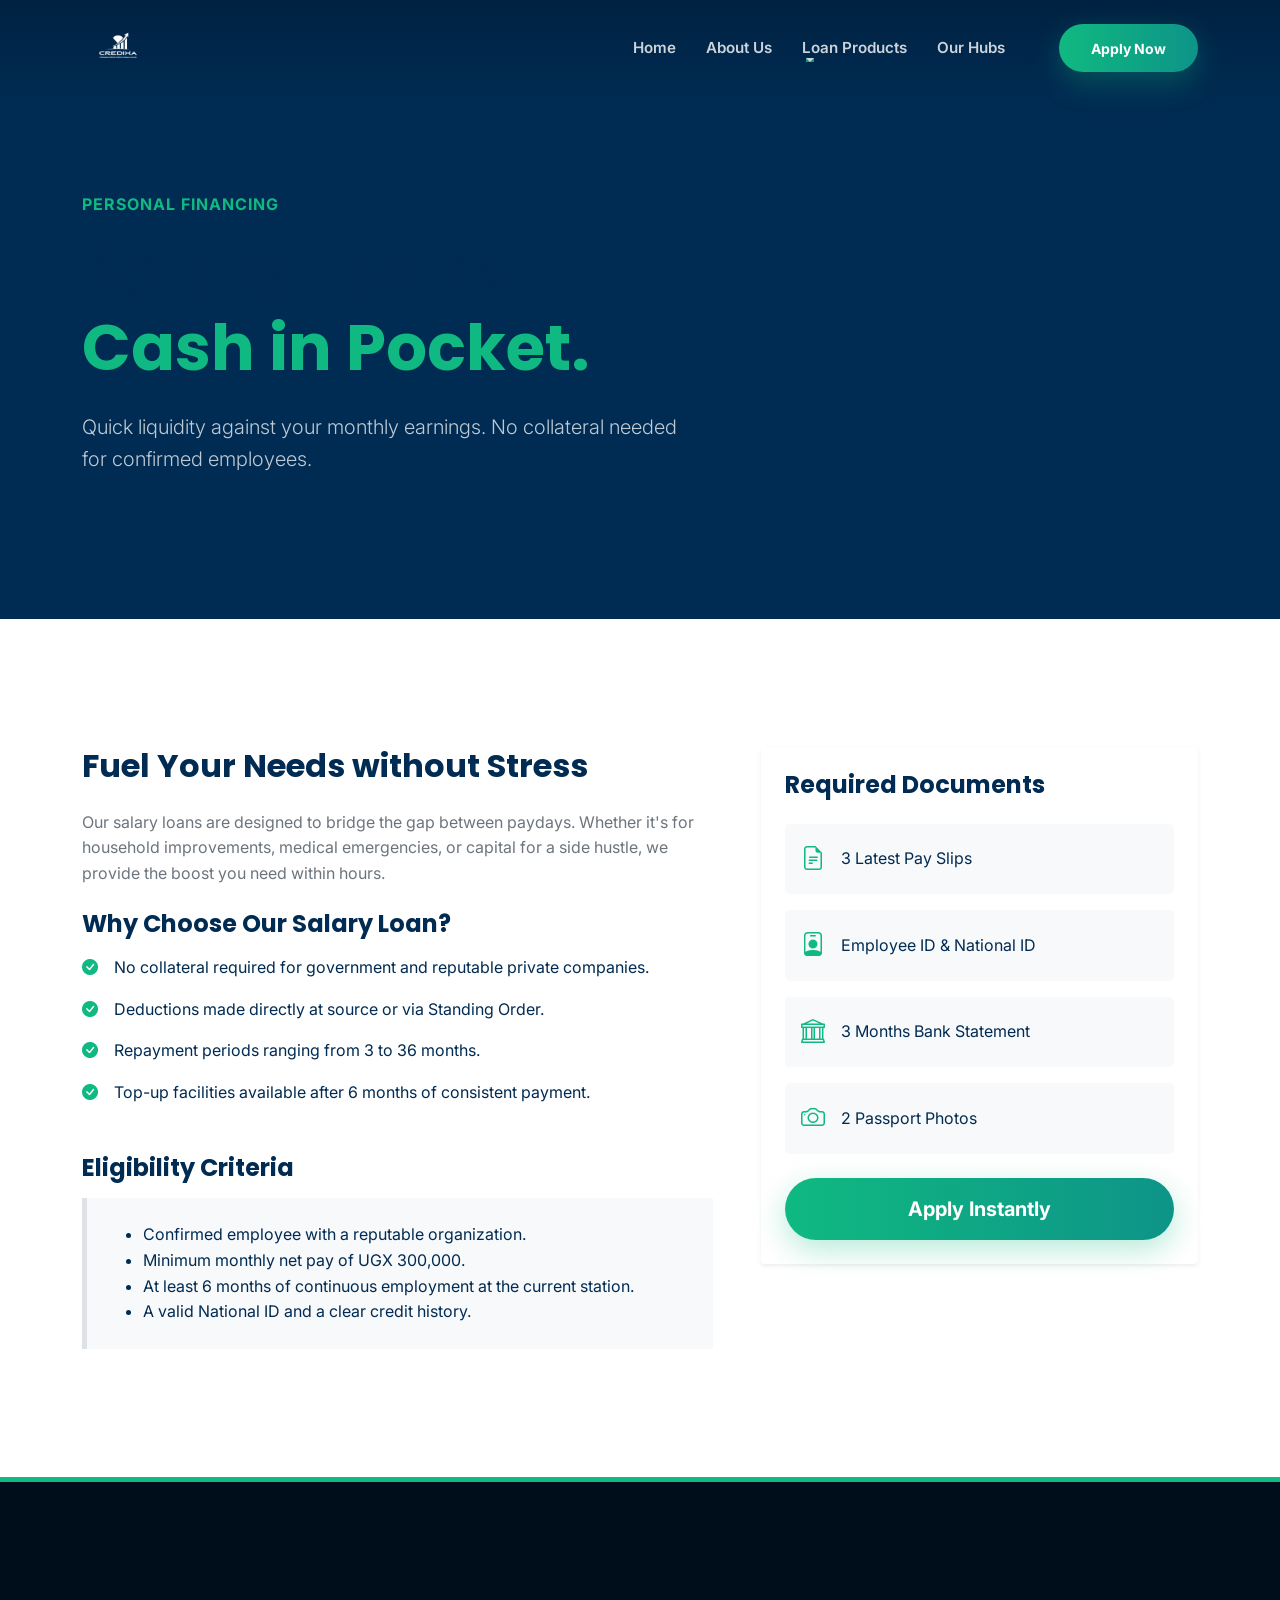
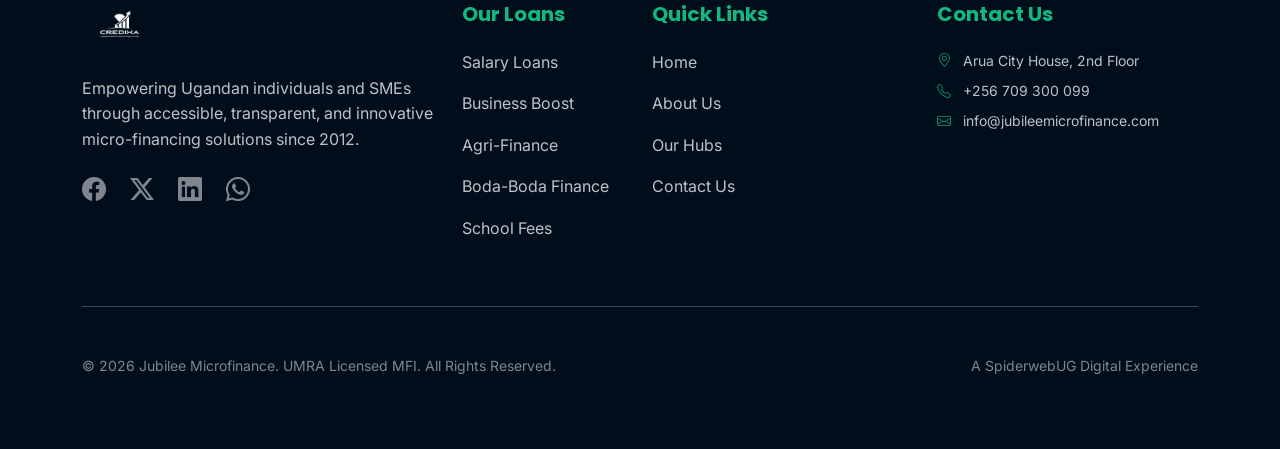
<file: salary-loans.html>
<!DOCTYPE html>
<html lang="en">
<head>
    <meta charset="utf-8">
    <meta name="viewport" content="width=device-width, initial-scale=1.0">
    <title>Salary Loans | Fast Cash for Professionals | Jubilee Microfinance</title>
    
    <!-- SEO Meta Tags -->
    <meta name="description" content="Access quick, unsecured salary loans for civil servants and private sector employees in Uganda. Get funds in 24 hours.">
    <meta name="keywords" content="salary loans Uganda, quick cash Kampala, unsecured loans professionals">
    <meta name="author" content="Jubilee Microfinance">
    <meta name="robots" content="index, follow">

    <!-- Fonts -->
    <link rel="preconnect" href="https://fonts.googleapis.com">
    <link href="https://fonts.googleapis.com/css2?family=Inter:wght@400;500;600;700;800&family=Poppins:wght@600;700;800;900&display=swap" rel="stylesheet">

    <!-- Vendor CSS -->
    <link rel="stylesheet" href="assets/vendor/bootstrap/css/bootstrap.min.css">
    <link rel="stylesheet" href="assets/vendor/bootstrap-icons/font/bootstrap-icons.min.css">
    <link rel="stylesheet" href="assets/vendor/fontawesome/css/all.min.css">
    <link rel="stylesheet" href="assets/vendor/aos/aos.css">
    
    <!-- Main Design System -->
    <link rel="stylesheet" href="assets/css/main.css">
    
    <style>
        #preloader {
            position: fixed;
            inset: 0;
            z-index: 10000;
            background: #001a33;
            display: flex;
            align-items: center;
            justify-content: center;
            transition: 0.5s;
        }
        #preloader .spinner-border { color: #10b981 !important; }
    </style>
</head>
<body>
    <!-- Preloader -->
    <div id="preloader">
        <div class="spinner-border" style="width: 3rem; height: 3rem;" role="status">
            <span class="visually-hidden">Loading...</span>
        </div>
    </div>

<header class="navbar-minimal" id="mainNav">
    <div class="container d-flex justify-content-between align-items-center">
        <a href="index.html" class="logo-wrap">
            <img src="assets/images/logo-jubilee.png" alt="Jubilee Microfinance" style="height: 48px; filter: brightness(0) invert(1);">
        </a>
        
        <div class="nav-links-p d-none d-lg-flex">
            <a href="index.html" class="nav-item-p">Home</a>
            <a href="about-us.html" class="nav-item-p">About Us</a>
            <div class="dropdown">
                <a href="ecosystems.html" class="nav-item-p dropdown-toggle" data-bs-toggle="dropdown" aria-expanded="false">Loan Products</a>
                <ul class="dropdown-menu border-0 shadow-lg mt-3 p-3 rounded-4">
                    <li><a class="dropdown-item py-2 px-3 rounded-3" href="salary-loans.html">Salary Loans</a></li>
                    <li><a class="dropdown-item py-2 px-3 rounded-3" href="business-loans.html">Business Boost</a></li>
                    <li><a class="dropdown-item py-2 px-3 rounded-3" href="agri-loans.html">Agri-Finance</a></li>
                    <li><a class="dropdown-item py-2 px-3 rounded-3" href="boda-boda-loans.html">Boda Boda Finance</a></li>
                    <li><a class="dropdown-item py-2 px-3 rounded-3" href="school-fees-loans.html">School Fees</a></li>
                    <li><hr class="dropdown-divider"></li>
                    <li><a class="dropdown-item py-2 px-3 rounded-3 fw-bold text-emerald" href="ecosystems.html">All Solutions</a></li>
                </ul>
            </div>
            <a href="branches.html" class="nav-item-p">Our Hubs</a>
            <a href="contact.html" class="btn btn-emerald btn-sm ms-4">Apply Now</a>
        </div>

        <button class="menu-toggle-p d-lg-none" id="mobileNavToggle" aria-label="Toggle Mobile Menu">
            <i class="bi bi-list fs-1 text-white"></i>
        </button>
    </div>
</header>

<div class="mobile-nav-panel shadow-lg" id="mobileNavPanel">
    <div class="d-flex justify-content-between align-items-center mb-5">
         <img src="assets/images/logo-jubilee.png" alt="Logo" style="height: 40px; background: white; border-radius: 5px; padding: 5px;">
         <button class="btn btn-link text-white p-0" id="closeMobileNav"><i class="bi bi-x-lg fs-2"></i></button>
    </div>
    <nav class="d-flex flex-column">
        <a href="index.html" class="nav-link-m">Home</a>
        <a href="about-us.html" class="nav-link-m">About Us</a>
        <div class="ms-3 mb-4">
            <span class="text-emerald fw-bold small text-uppercase mb-3 d-block">Lending Solutions</span>
            <div class="d-flex flex-column gap-2">
                <a href="salary-loans.html" class="text-white text-decoration-none opacity-75">Salary Loans</a>
                <a href="business-loans.html" class="text-white text-decoration-none opacity-75">Business Boost</a>
                <a href="agri-loans.html" class="text-white text-decoration-none opacity-75">Agri-Finance</a>
                <a href="boda-boda-loans.html" class="text-white text-decoration-none opacity-75">Boda Boda</a>
                <a href="school-fees-loans.html" class="text-white text-decoration-none opacity-75">School Fees</a>
            </div>
        </div>
        <a href="branches.html" class="nav-link-m">Regional Hubs</a>
        <a href="contact.html" class="btn btn-emerald w-100 p-3 mt-4">Apply Today</a>
    </nav>
</div>

<main>
    <section class="section-padding bg-primary-deep text-white" style="padding-top: 15vw;">
        <div class="container" data-aos="fade-up">
            <span class="text-emerald fw-bold text-uppercase letter-spacing-1">Personal Financing</span>
            <h1 class="display-3 fw-bold mt-3">Salary Loans <br> <span class="text-emerald">Cash in Pocket.</span></h1>
            <p class="lead opacity-75 mt-4" style="max-width: 600px;">Quick liquidity against your monthly earnings. No collateral needed for confirmed employees.</p>
        </div>
    </section>

    <section class="section-padding bg-white">
        <div class="container">
            <div class="row g-5">
                <div class="col-lg-7" data-aos="fade-right">
                    <h2 class="fw-bold text-primary-deep mb-4">Fuel Your Needs without Stress</h2>
                    <p class="text-muted mb-4">Our salary loans are designed to bridge the gap between paydays. Whether it's for household improvements, medical emergencies, or capital for a side hustle, we provide the boost you need within hours.</p>
                    
                    <h4 class="fw-bold mb-3">Why Choose Our Salary Loan?</h4>
                    <ul class="list-unstyled d-flex flex-column gap-3 mb-5">
                        <li class="d-flex gap-3"><i class="bi bi-check-circle-fill text-emerald"></i> <span>No collateral required for government and reputable private companies.</span></li>
                        <li class="d-flex gap-3"><i class="bi bi-check-circle-fill text-emerald"></i> <span>Deductions made directly at source or via Standing Order.</span></li>
                        <li class="d-flex gap-3"><i class="bi bi-check-circle-fill text-emerald"></i> <span>Repayment periods ranging from 3 to 36 months.</span></li>
                        <li class="d-flex gap-3"><i class="bi bi-check-circle-fill text-emerald"></i> <span>Top-up facilities available after 6 months of consistent payment.</span></li>
                    </ul>

                    <h4 class="fw-bold mb-3">Eligibility Criteria</h4>
                    <div class="p-4 bg-light rounded-4 border-start border-emerald border-5">
                        <ul class="mb-0">
                            <li>Confirmed employee with a reputable organization.</li>
                            <li>Minimum monthly net pay of UGX 300,000.</li>
                            <li>At least 6 months of continuous employment at the current station.</li>
                            <li>A valid National ID and a clear credit history.</li>
                        </ul>
                    </div>
                </div>
                <div class="col-lg-5" data-aos="fade-left">
                    <div class="card p-4 border-0 shadow-sm rounded-4 sticky-top" style="top: 100px;">
                        <h4 class="fw-bold mb-4">Required Documents</h4>
                        <div class="d-flex flex-column gap-3 mb-4">
                            <div class="d-flex align-items-center p-3 bg-light rounded-3">
                                <i class="bi bi-file-earmark-text text-emerald me-3 fs-4"></i>
                                <span>3 Latest Pay Slips</span>
                            </div>
                            <div class="d-flex align-items-center p-3 bg-light rounded-3">
                                <i class="bi bi-person-badge text-emerald me-3 fs-4"></i>
                                <span>Employee ID & National ID</span>
                            </div>
                            <div class="d-flex align-items-center p-3 bg-light rounded-3">
                                <i class="bi bi-bank text-emerald me-3 fs-4"></i>
                                <span>3 Months Bank Statement</span>
                            </div>
                            <div class="d-flex align-items-center p-3 bg-light rounded-3">
                                <i class="bi bi-camera text-emerald me-3 fs-4"></i>
                                <span>2 Passport Photos</span>
                            </div>
                        </div>
                        <a href="contact.html" class="btn btn-emerald w-100 p-3 fs-5">Apply Instantly</a>
                    </div>
                </div>
            </div>
        </div>
    </section>
</main>

<footer class="footer-green-blue text-white">
    <div class="container py-4">
        <div class="row gy-5">
            <div class="col-lg-4">
                <img src="assets/images/logo-jubilee.png" alt="Logo" style="height: 50px; filter: brightness(0) invert(1);">
                <p class="mt-4 opacity-75">Empowering Ugandan individuals and SMEs through accessible, transparent, and innovative micro-financing solutions since 2012.</p>
                <div class="d-flex gap-4 mt-4 h4 mb-0 opacity-50">
                    <a href="#" class="text-white"><i class="bi bi-facebook"></i></a>
                    <a href="#" class="text-white"><i class="bi bi-twitter-x"></i></a>
                    <a href="#" class="text-white"><i class="bi bi-linkedin"></i></a>
                    <a href="#" class="text-white"><i class="bi bi-whatsapp"></i></a>
                </div>
            </div>
            <div class="col-lg-2 col-md-4">
                <h5 class="fw-bold text-emerald mb-4">Our Loans</h5>
                <ul class="list-unstyled d-flex flex-column gap-3 opacity-75">
                    <li><a href="salary-loans.html" class="text-white text-decoration-none">Salary Loans</a></li>
                    <li><a href="business-loans.html" class="text-white text-decoration-none">Business Boost</a></li>
                    <li><a href="agri-loans.html" class="text-white text-decoration-none">Agri-Finance</a></li>
                    <li><a href="boda-boda-loans.html" class="text-white text-decoration-none">Boda-Boda Finance</a></li>
                    <li><a href="school-fees-loans.html" class="text-white text-decoration-none">School Fees</a></li>
                </ul>
            </div>
            <div class="col-lg-3 col-md-4">
                <h5 class="fw-bold text-emerald mb-4">Quick Links</h5>
                <ul class="list-unstyled d-flex flex-column gap-3 opacity-75">
                    <li><a href="index.html" class="text-white text-decoration-none">Home</a></li>
                    <li><a href="about-us.html" class="text-white text-decoration-none">About Us</a></li>
                    <li><a href="branches.html" class="text-white text-decoration-none">Our Hubs</a></li>
                    <li><a href="contact.html" class="text-white text-decoration-none">Contact Us</a></li>
                </ul>
            </div>
            <div class="col-lg-3 col-md-4">
                <h5 class="fw-bold text-emerald mb-4">Contact Us</h5>
                <p class="small opacity-75 mb-2"><i class="bi bi-geo-alt me-2 text-emerald"></i> Arua City House, 2nd Floor</p>
                <p class="small opacity-75 mb-2"><i class="bi bi-telephone me-2 text-emerald"></i> +256 709 300 099</p>
                <p class="small opacity-75"><i class="bi bi-envelope me-2 text-emerald"></i> info@jubileemicrofinance.com</p>
            </div>
        </div>
        <hr class="my-5 opacity-10">
        <div class="d-flex flex-column flex-md-row justify-content-between align-items-center opacity-50 small">
            <p class="mb-0">&copy; 2026 Jubilee Microfinance. UMRA Licensed MFI. All Rights Reserved.</p>
            <p class="mb-0">A <a href="#" class="text-white text-decoration-none">SpiderwebUG</a> Digital Experience</p>
        </div>
    </div>
</footer>

<script src="assets/vendor/bootstrap/js/bootstrap.bundle.min.js"></script>
<script src="assets/vendor/aos/aos.js"></script>
<script>
    AOS.init({ duration: 1000, once: true });
    
    // Preloader Removal
    window.addEventListener('load', () => { 
        const p = document.getElementById('preloader'); 
        if(p) {
            p.style.opacity = '0'; 
            setTimeout(() => p.style.display = 'none', 500); 
        }
    });

    // Navigation Logic
    const nav = document.getElementById('mainNav');
    window.addEventListener('scroll', () => {
        if (window.scrollY > 80) { nav.classList.add('scrolled'); }
        else { nav.classList.remove('scrolled'); }
    });

    // Mobile Menu
    const mToggle = document.getElementById('mobileNavToggle');
    const mClose = document.getElementById('closeMobileNav');
    const mPanel = document.getElementById('mobileNavPanel');
    if(mToggle && mPanel) {
        mToggle.addEventListener('click', () => mPanel.style.right = '0');
        mClose.addEventListener('click', () => mPanel.style.right = '-100%');
        document.querySelectorAll('.nav-link-m').forEach(l => l.addEventListener('click', () => mPanel.style.right = '-100%'));
    }
</script>
</body>
</html>
</file>
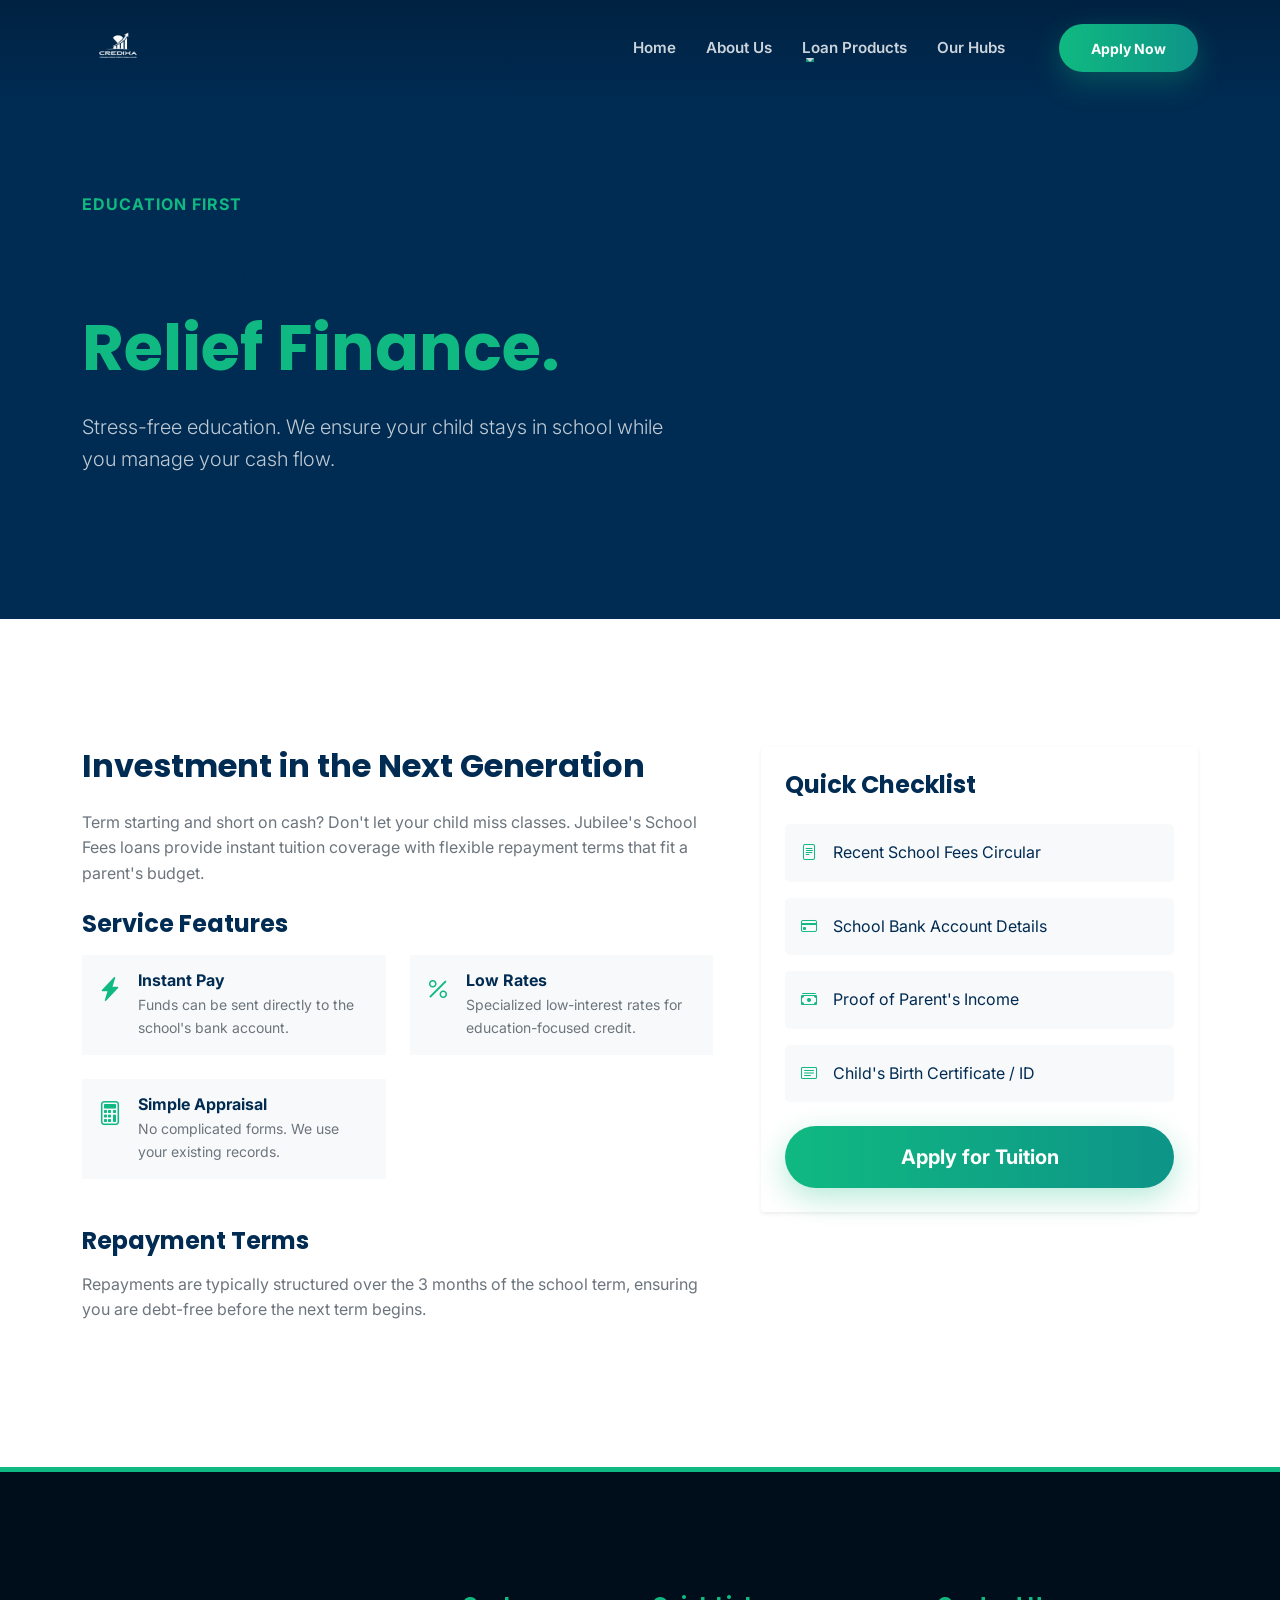
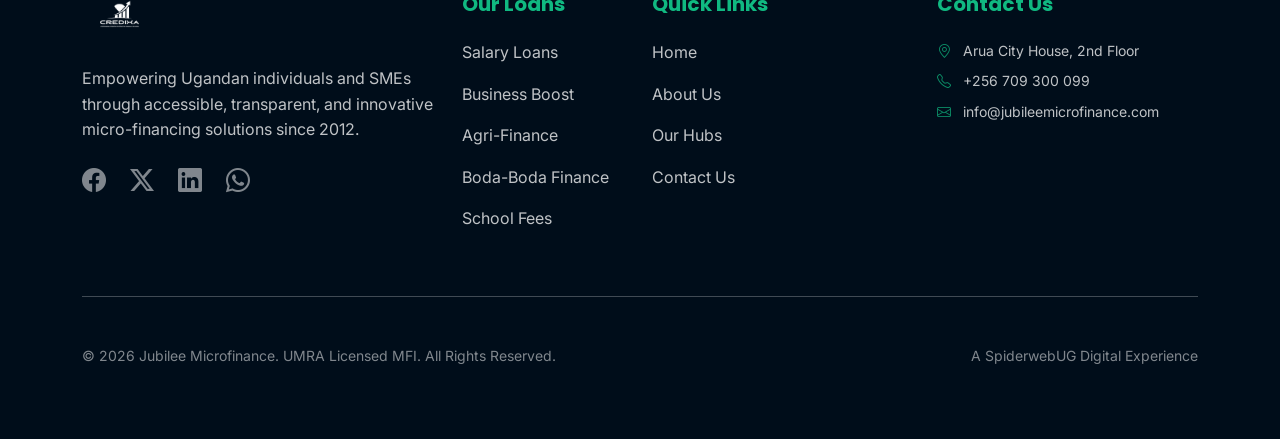
<file: school-fees-loans.html>
<!DOCTYPE html>
<html lang="en">
<head>
    <meta charset="utf-8">
    <meta name="viewport" content="width=device-width, initial-scale=1.0">
    <title>School Fees Loans | Secure Your Child's Future | Jubilee Microfinance</title>
    
    <!-- SEO Meta Tags -->
    <meta name="description" content="Get instant tuition relief with Jubilee's School Fees loans. Low-interest rates and fast disbursement to schools in Uganda.">
    <meta name="keywords" content="school fees loans Uganda, tuition financing Kampala, education loans Arua">
    <meta name="author" content="Jubilee Microfinance">
    <meta name="robots" content="index, follow">

    <!-- Fonts -->
    <link rel="preconnect" href="https://fonts.googleapis.com">
    <link href="https://fonts.googleapis.com/css2?family=Inter:wght@400;500;600;700;800&family=Poppins:wght@600;700;800;900&display=swap" rel="stylesheet">

    <!-- Vendor CSS -->
    <link rel="stylesheet" href="assets/vendor/bootstrap/css/bootstrap.min.css">
    <link rel="stylesheet" href="assets/vendor/bootstrap-icons/font/bootstrap-icons.min.css">
    <link rel="stylesheet" href="assets/vendor/fontawesome/css/all.min.css">
    <link rel="stylesheet" href="assets/vendor/aos/aos.css">
    
    <!-- Main Design System -->
    <link rel="stylesheet" href="assets/css/main.css">
    
    <style>
        #preloader {
            position: fixed;
            inset: 0;
            z-index: 10000;
            background: #001a33;
            display: flex;
            align-items: center;
            justify-content: center;
            transition: 0.5s;
        }
        #preloader .spinner-border { color: #10b981 !important; }
    </style>
</head>
<body>
    <!-- Preloader -->
    <div id="preloader">
        <div class="spinner-border" style="width: 3rem; height: 3rem;" role="status">
            <span class="visually-hidden">Loading...</span>
        </div>
    </div>

<header class="navbar-minimal" id="mainNav">
    <div class="container d-flex justify-content-between align-items-center">
        <a href="index.html" class="logo-wrap">
            <img src="assets/images/logo-jubilee.png" alt="Jubilee Microfinance" style="height: 48px; filter: brightness(0) invert(1);">
        </a>
        
        <div class="nav-links-p d-none d-lg-flex">
            <a href="index.html" class="nav-item-p">Home</a>
            <a href="about-us.html" class="nav-item-p">About Us</a>
            <div class="dropdown">
                <a href="ecosystems.html" class="nav-item-p dropdown-toggle" data-bs-toggle="dropdown" aria-expanded="false">Loan Products</a>
                <ul class="dropdown-menu border-0 shadow-lg mt-3 p-3 rounded-4">
                    <li><a class="dropdown-item py-2 px-3 rounded-3" href="salary-loans.html">Salary Loans</a></li>
                    <li><a class="dropdown-item py-2 px-3 rounded-3" href="business-loans.html">Business Boost</a></li>
                    <li><a class="dropdown-item py-2 px-3 rounded-3" href="agri-loans.html">Agri-Finance</a></li>
                    <li><a class="dropdown-item py-2 px-3 rounded-3" href="boda-boda-loans.html">Boda Boda Finance</a></li>
                    <li><a class="dropdown-item py-2 px-3 rounded-3" href="school-fees-loans.html">School Fees</a></li>
                    <li><hr class="dropdown-divider"></li>
                    <li><a class="dropdown-item py-2 px-3 rounded-3 fw-bold text-emerald" href="ecosystems.html">All Solutions</a></li>
                </ul>
            </div>
            <a href="branches.html" class="nav-item-p">Our Hubs</a>
            <a href="contact.html" class="btn btn-emerald btn-sm ms-4">Apply Now</a>
        </div>

        <button class="menu-toggle-p d-lg-none" id="mobileNavToggle" aria-label="Toggle Mobile Menu">
            <i class="bi bi-list fs-1 text-white"></i>
        </button>
    </div>
</header>

<div class="mobile-nav-panel shadow-lg" id="mobileNavPanel">
    <div class="d-flex justify-content-between align-items-center mb-5">
         <img src="assets/images/logo-jubilee.png" alt="Logo" style="height: 40px; background: white; border-radius: 5px; padding: 5px;">
         <button class="btn btn-link text-white p-0" id="closeMobileNav"><i class="bi bi-x-lg fs-2"></i></button>
    </div>
    <nav class="d-flex flex-column">
        <a href="index.html" class="nav-link-m">Home</a>
        <a href="about-us.html" class="nav-link-m">About Us</a>
        <div class="ms-3 mb-4">
            <span class="text-emerald fw-bold small text-uppercase mb-3 d-block">Lending Solutions</span>
            <div class="d-flex flex-column gap-2">
                <a href="salary-loans.html" class="text-white text-decoration-none opacity-75">Salary Loans</a>
                <a href="business-loans.html" class="text-white text-decoration-none opacity-75">Business Boost</a>
                <a href="agri-loans.html" class="text-white text-decoration-none opacity-75">Agri-Finance</a>
                <a href="boda-boda-loans.html" class="text-white text-decoration-none opacity-75">Boda Boda</a>
                <a href="school-fees-loans.html" class="text-white text-decoration-none opacity-75">School Fees</a>
            </div>
        </div>
        <a href="branches.html" class="nav-link-m">Regional Hubs</a>
        <a href="contact.html" class="btn btn-emerald w-100 p-3 mt-4">Apply Today</a>
    </nav>
</div>

<main>
    <section class="section-padding bg-primary-deep text-white" style="padding-top: 15vw;">
        <div class="container" data-aos="fade-up">
            <span class="text-emerald fw-bold text-uppercase letter-spacing-1">Education First</span>
            <h1 class="display-3 fw-bold mt-3">School Fees <br> <span class="text-emerald">Relief Finance.</span></h1>
            <p class="lead opacity-75 mt-4" style="max-width: 600px;">Stress-free education. We ensure your child stays in school while you manage your cash flow.</p>
        </div>
    </section>

    <section class="section-padding bg-white">
        <div class="container">
            <div class="row g-5">
                <div class="col-lg-7" data-aos="fade-right">
                    <h2 class="fw-bold text-primary-deep mb-4">Investment in the Next Generation</h2>
                    <p class="text-muted mb-4">Term starting and short on cash? Don't let your child miss classes. Jubilee's School Fees loans provide instant tuition coverage with flexible repayment terms that fit a parent's budget.</p>
                    
                    <h4 class="fw-bold mb-3">Service Features</h4>
                    <div class="row g-4 mb-5">
                        <div class="col-sm-6">
                            <div class="d-flex gap-3 p-3 bg-light rounded-4">
                                <i class="bi bi-lightning-charge-fill text-emerald fs-4"></i>
                                <div>
                                    <h6 class="fw-bold mb-1">Instant Pay</h6>
                                    <p class="small text-muted mb-0">Funds can be sent directly to the school's bank account.</p>
                                </div>
                            </div>
                        </div>
                        <div class="col-sm-6">
                            <div class="d-flex gap-3 p-3 bg-light rounded-4">
                                <i class="bi bi-percent text-emerald fs-4"></i>
                                <div>
                                    <h6 class="fw-bold mb-1">Low Rates</h6>
                                    <p class="small text-muted mb-0">Specialized low-interest rates for education-focused credit.</p>
                                </div>
                            </div>
                        </div>
                        <div class="col-sm-6">
                            <div class="d-flex gap-3 p-3 bg-light rounded-4">
                                <i class="bi bi-calculator text-emerald fs-4"></i>
                                <div>
                                    <h6 class="fw-bold mb-1">Simple Appraisal</h6>
                                    <p class="small text-muted mb-0">No complicated forms. We use your existing records.</p>
                                </div>
                            </div>
                        </div>
                    </div>

                    <h4 class="fw-bold mb-3">Repayment Terms</h4>
                    <p class="text-muted">Repayments are typically structured over the 3 months of the school term, ensuring you are debt-free before the next term begins.</p>
                </div>
                <div class="col-lg-5" data-aos="fade-left">
                    <div class="card p-4 border-0 shadow-sm rounded-4">
                        <h4 class="fw-bold mb-4">Quick Checklist</h4>
                        <div class="d-flex flex-column gap-3 mb-4">
                            <div class="d-flex align-items-center p-3 bg-light rounded-3">
                                <i class="bi bi-file-text text-emerald me-3"></i>
                                <span>Recent School Fees Circular</span>
                            </div>
                            <div class="d-flex align-items-center p-3 bg-light rounded-3">
                                <i class="bi bi-credit-card text-emerald me-3"></i>
                                <span>School Bank Account Details</span>
                            </div>
                            <div class="d-flex align-items-center p-3 bg-light rounded-3">
                                <i class="bi bi-cash-stack text-emerald me-3"></i>
                                <span>Proof of Parent's Income</span>
                            </div>
                            <div class="d-flex align-items-center p-3 bg-light rounded-3">
                                <i class="bi bi-card-text text-emerald me-3"></i>
                                <span>Child's Birth Certificate / ID</span>
                            </div>
                        </div>
                        <a href="contact.html" class="btn btn-emerald w-100 p-3 fs-5">Apply for Tuition</a>
                    </div>
                </div>
            </div>
        </div>
    </section>
</main>

<footer class="footer-green-blue text-white">
    <div class="container py-4">
        <div class="row gy-5">
            <div class="col-lg-4">
                <img src="assets/images/logo-jubilee.png" alt="Logo" style="height: 50px; filter: brightness(0) invert(1);">
                <p class="mt-4 opacity-75">Empowering Ugandan individuals and SMEs through accessible, transparent, and innovative micro-financing solutions since 2012.</p>
                <div class="d-flex gap-4 mt-4 h4 mb-0 opacity-50">
                    <a href="#" class="text-white"><i class="bi bi-facebook"></i></a>
                    <a href="#" class="text-white"><i class="bi bi-twitter-x"></i></a>
                    <a href="#" class="text-white"><i class="bi bi-linkedin"></i></a>
                    <a href="#" class="text-white"><i class="bi bi-whatsapp"></i></a>
                </div>
            </div>
            <div class="col-lg-2 col-md-4">
                <h5 class="fw-bold text-emerald mb-4">Our Loans</h5>
                <ul class="list-unstyled d-flex flex-column gap-3 opacity-75">
                    <li><a href="salary-loans.html" class="text-white text-decoration-none">Salary Loans</a></li>
                    <li><a href="business-loans.html" class="text-white text-decoration-none">Business Boost</a></li>
                    <li><a href="agri-loans.html" class="text-white text-decoration-none">Agri-Finance</a></li>
                    <li><a href="boda-boda-loans.html" class="text-white text-decoration-none">Boda-Boda Finance</a></li>
                    <li><a href="school-fees-loans.html" class="text-white text-decoration-none">School Fees</a></li>
                </ul>
            </div>
            <div class="col-lg-3 col-md-4">
                <h5 class="fw-bold text-emerald mb-4">Quick Links</h5>
                <ul class="list-unstyled d-flex flex-column gap-3 opacity-75">
                    <li><a href="index.html" class="text-white text-decoration-none">Home</a></li>
                    <li><a href="about-us.html" class="text-white text-decoration-none">About Us</a></li>
                    <li><a href="branches.html" class="text-white text-decoration-none">Our Hubs</a></li>
                    <li><a href="contact.html" class="text-white text-decoration-none">Contact Us</a></li>
                </ul>
            </div>
            <div class="col-lg-3 col-md-4">
                <h5 class="fw-bold text-emerald mb-4">Contact Us</h5>
                <p class="small opacity-75 mb-2"><i class="bi bi-geo-alt me-2 text-emerald"></i> Arua City House, 2nd Floor</p>
                <p class="small opacity-75 mb-2"><i class="bi bi-telephone me-2 text-emerald"></i> +256 709 300 099</p>
                <p class="small opacity-75"><i class="bi bi-envelope me-2 text-emerald"></i> info@jubileemicrofinance.com</p>
            </div>
        </div>
        <hr class="my-5 opacity-10">
        <div class="d-flex flex-column flex-md-row justify-content-between align-items-center opacity-50 small">
            <p class="mb-0">&copy; 2026 Jubilee Microfinance. UMRA Licensed MFI. All Rights Reserved.</p>
            <p class="mb-0">A <a href="#" class="text-white text-decoration-none">SpiderwebUG</a> Digital Experience</p>
        </div>
    </div>
</footer>

<script src="assets/vendor/bootstrap/js/bootstrap.bundle.min.js"></script>
<script src="assets/vendor/aos/aos.js"></script>
<script>
    AOS.init({ duration: 1000, once: true });
    
    // Preloader Removal
    window.addEventListener('load', () => { 
        const p = document.getElementById('preloader'); 
        if(p) {
            p.style.opacity = '0'; 
            setTimeout(() => p.style.display = 'none', 500); 
        }
    });

    // Navigation Logic
    const nav = document.getElementById('mainNav');
    window.addEventListener('scroll', () => {
        if (window.scrollY > 80) { nav.classList.add('scrolled'); }
        else { nav.classList.remove('scrolled'); }
    });

    // Mobile Menu
    const mToggle = document.getElementById('mobileNavToggle');
    const mClose = document.getElementById('closeMobileNav');
    const mPanel = document.getElementById('mobileNavPanel');
    if(mToggle && mPanel) {
        mToggle.addEventListener('click', () => mPanel.style.right = '0');
        mClose.addEventListener('click', () => mPanel.style.right = '-100%');
        document.querySelectorAll('.nav-link-m').forEach(l => l.addEventListener('click', () => mPanel.style.right = '-100%'));
    }
</script>
</body>
</html>
</file>
<file: assets/css/main.css>
:root {
  /* Strict Green & Blue Harmony Palette - Accessible Tones */
  --primary-deep: #002b52;    /* Darkened for deeper contrast */
  --primary-light: #0066cc;
  --secondary-emerald: #10b981; /* Brand Color */
  --text-emerald: #065f46;     /* Darker Green for text on white */
  --secondary-teal: #0d9488;
  --accent-mint: #ecfdf5;
  --text-white: #ffffff;
  --text-gray: #f8fafc;
  --bg-dark: #001529;          /* Deepest Navy */
  --bg-light: #ffffff;         /* Pure white for max contrast */
  
  /* Modern Effects */
  --glass: rgba(255, 255, 255, 0.03);
  --glass-border: rgba(255, 255, 255, 0.1);
  --shadow-premium: 0 20px 50px rgba(0, 0, 0, 0.15);
  --shadow-sm: 0 4px 15px rgba(0, 0, 0, 0.05);
  --transition-smooth: all 0.4s cubic-bezier(0.25, 0.46, 0.45, 0.94);
}

/* --- Global Utilities --- */
.section-padding { padding: 10vw 0; }
.bg-primary-deep { background-color: var(--primary-deep) !important; }
.text-emerald { color: var(--secondary-emerald) !important; }
.bg-emerald { background-color: var(--secondary-emerald) !important; }
.letter-spacing-1 { letter-spacing: 1px; }
.mb-10vw { margin-bottom: 10vw; }

@media (max-width: 768px) {
    .section-padding { padding: 15vw 0; }
}

html {
    scroll-behavior: smooth;
    scroll-padding-top: 80px; /* Prevents sticky header cut-off */
}

/* --- Refined Typography --- */
body {
  font-family: 'Inter', sans-serif;
  color: var(--primary-deep);
  background-color: var(--bg-light);
  line-height: 1.6;
  -webkit-font-smoothing: antialiased;
}

h1, h2, h3, h4, h5 {
  font-family: 'Poppins', sans-serif;
  font-weight: 800;
  color: var(--primary-deep);
  line-height: 1.2;
}

@media (max-width: 768px) {
  h1 { font-size: calc(1.8rem + 1.5vw); }
  h2 { font-size: calc(1.5rem + 1vw); }
  h3 { font-size: calc(1.3rem + 0.5vw); }
  body { font-size: 15px; }
}

/* --- Unique Slider Design Elements --- */
.slider-container-unique {
  position: relative;
  overflow: hidden;
  height: 90vh;
  background: var(--bg-dark);
}

.slide-unique {
  position: absolute;
  top: 0; left: 0; width: 100%; height: 100%;
  opacity: 0;
  transform: scale(1.1);
  transition: opacity 1.2s ease, transform 1.2s ease;
  display: flex;
  align-items: center;
  z-index: 1;
}

.slide-unique.active {
  opacity: 1;
  transform: scale(1);
  z-index: 2;
}

.slide-content-unique {
  position: relative;
  z-index: 10;
  padding: 0 5%;
}

.slide-img-overlay {
  position: absolute;
  inset: 0;
  background: linear-gradient(90deg, rgba(0, 26, 51, 0.9) 30%, rgba(16, 185, 129, 0.2) 100%);
  z-index: 5;
}

.slider-nav {
  position: absolute;
  bottom: 50px; left: 50%;
  transform: translateX(-50%);
  z-index: 20;
  display: flex; gap: 15px;
}

.slider-dot {
  width: 40px; height: 4px;
  background: rgba(255,255,255,0.2);
  cursor: pointer;
  transition: 0.3s;
  border-radius: 4px;
}

.slider-dot.active {
  background: var(--secondary-emerald);
  width: 60px;
}

/* --- Section Stylings: Green-Blue Mix --- */
.section-blue-green {
  background: linear-gradient(135deg, var(--bg-dark) 0%, #004d40 100%);
  color: var(--text-white);
}

.card-unique-p {
  background: rgba(255, 255, 255, 0.03);
  backdrop-filter: blur(15px);
  border: 1px solid var(--glass-border);
  border-radius: 30px;
  padding: 2.5rem;
  transition: var(--transition-smooth);
}

.card-unique-p:hover {
  background: rgba(255, 255, 255, 0.08);
  border-color: var(--secondary-emerald);
  transform: translateY(-10px);
}

.icon-circle-p {
  width: 60px; height: 60px;
  border-radius: 20px;
  background: linear-gradient(45deg, var(--primary-light), var(--secondary-emerald));
  display: flex; align-items: center; justify-content: center;
  font-size: 1.5rem; color: white; margin-bottom: 2rem;
}

.btn-emerald {
  background: linear-gradient(90deg, var(--secondary-emerald), var(--secondary-teal));
  color: white;
  padding: 0.8rem 2rem;
  border-radius: 100px;
  font-weight: 700;
  border: none;
  box-shadow: 0 10px 30px rgba(16, 185, 129, 0.3);
  min-height: 48px; /* Touch target */
  display: inline-flex;
  align-items: center;
  justify-content: center;
  transition: var(--transition-smooth);
}

.btn-emerald:hover {
  transform: translateY(-3px);
  box-shadow: 0 15px 35px rgba(16, 185, 129, 0.4);
  color: white;
}

.btn-blue-outline {
  border: 2px solid var(--primary-light);
  color: var(--primary-light);
  padding: 0.8rem 2rem;
  border-radius: 100px;
  font-weight: 700;
  background: transparent;
  min-height: 48px; /* Touch target */
  display: inline-flex;
  align-items: center;
  justify-content: center;
  transition: var(--transition-smooth);
}

.btn-blue-outline:hover {
  background: var(--primary-light);
  color: white;
}

/* --- Product/Service Cards --- */
.product-card {
  background: white;
  border-radius: 24px;
  overflow: hidden;
  box-shadow: var(--shadow-sm);
  transition: var(--transition-smooth);
  height: 100%;
  border: 1px solid rgba(0,0,0,0.05);
}

.product-card:hover {
  transform: translateY(-10px);
  box-shadow: var(--shadow-premium);
  border-color: var(--secondary-emerald);
}

.product-img {
  width: 100%;
  height: 240px;
  object-fit: cover;
  transition: 0.6s ease;
}

.product-card:hover .product-img {
  transform: scale(1.05);
}

/* --- How It Works Steps --- */
.step-item {
  position: relative;
  text-align: center;
}

.step-icon {
  width: 80px;
  height: 80px;
  background: var(--bg-dark);
  color: var(--secondary-emerald);
  font-size: 2rem;
  font-weight: 800;
  display: flex;
  align-items: center;
  justify-content: center;
  border-radius: 50%;
  margin: 0 auto 2rem;
  box-shadow: 0 10px 30px rgba(0,0,0,0.2);
  border: 4px solid var(--secondary-emerald);
}

/* --- Counters & Stats --- */
.counter {
  font-family: 'Poppins', sans-serif;
  letter-spacing: -2px;
}

/* --- Dropdown Styling --- */
.dropdown-menu {
  background: white;
  border: none !important;
  box-shadow: 0 20px 60px rgba(0,0,0,0.15) !important;
  min-width: 240px;
  border-radius: 20px !important;
  padding: 1.5rem !important;
}

.dropdown-item {
  font-weight: 600;
  color: var(--primary-deep) !important;
  transition: 0.3s;
  padding: 0.8rem 1.2rem !important;
  border-radius: 12px !important;
}

.dropdown-item:hover {
  background: var(--accent-mint) !important;
  color: var(--secondary-teal) !important;
  padding-left: 1.5rem !important;
}

/* --- Form Refinement --- */
.form-control, .form-select {
  background: #fdfdfd;
  border: 1px solid #e2e8f0;
  padding: 0.9rem 1.2rem;
  border-radius: 12px;
  color: var(--primary-deep);
  font-weight: 500;
  transition: var(--transition-smooth);
}

.form-control:focus, .form-select:focus {
  border-color: var(--secondary-emerald);
  box-shadow: 0 0 0 4px rgba(16, 185, 129, 0.1);
  background: white;
}

label.form-label {
  margin-bottom: 0.5rem;
  color: var(--primary-deep);
  font-weight: 700;
}

/* --- Navigation Enhancements --- */
.navbar-minimal {
  background: linear-gradient(180deg, rgba(0, 21, 41, 0.4) 0%, rgba(0, 21, 41, 0) 100%);
}

.navbar-minimal.scrolled {
  background: rgba(0, 21, 41, 0.95);
  backdrop-filter: blur(15px);
}

/* --- Icon Box Utility --- */
.icon-box-emerald {
  display: flex;
  align-items: center;
  justify-content: center;
  background: var(--accent-mint);
  color: var(--secondary-emerald);
  border-radius: 16px;
  transition: var(--transition-smooth);
}

/* --- Footer Refinement --- */
.footer-green-blue {
  background: #000d1a;
  border-top: 5px solid var(--secondary-emerald);
  padding: 6rem 0 3rem;
  color: white;
}

/* --- Premium Navigation System --- */
.navbar-minimal {
  position: fixed;
  top: 0;
  left: 0;
  width: 100%;
  z-index: 1000;
  padding: 1.5rem 0;
  transition: var(--transition-smooth);
}

.navbar-minimal.scrolled {
  background: rgba(0, 26, 51, 0.95);
  backdrop-filter: blur(20px);
  padding: 0.8rem 0;
  box-shadow: 0 10px 40px rgba(0,0,0,0.2);
}

.nav-links-p {
  display: flex;
  align-items: center;
  gap: 30px;
}

.nav-item-p {
  color: var(--text-white);
  text-decoration: none;
  font-weight: 600;
  font-size: 0.95rem;
  transition: var(--transition-smooth);
  opacity: 0.8;
  position: relative;
}

.nav-item-p:hover, .nav-item-p.active {
  opacity: 1;
  color: var(--secondary-emerald);
}

.nav-item-p::after {
  content: '';
  position: absolute;
  bottom: -5px;
  left: 0;
  width: 0%;
  height: 2px;
  background: var(--secondary-emerald);
  transition: var(--transition-smooth);
}

.nav-item-p:hover::after, .nav-item-p.active::after {
  width: 100%;
}

/* Mobile Toggle Styling */
.menu-toggle-p {
  background: none;
  border: none;
  color: white;
  padding: 10px;
  font-size: 1.8rem;
  cursor: pointer;
}

.mobile-nav-panel {
  position: fixed;
  top: 0;
  right: -100%;
  width: 85%;
  max-width: 400px;
  height: 100vh;
  background: var(--bg-dark);
  z-index: 9999;
  transition: 0.6s cubic-bezier(0.8, 0, 0.2, 1);
  padding: 40px;
  display: flex;
  flex-direction: column;
}

.mobile-nav-panel.active {
  right: 0;
}

.nav-link-m {
  font-size: 1.5rem;
  font-weight: 700;
  color: white;
  text-decoration: none;
  margin-bottom: 20px;
  transition: 0.3s;
  display: block;
}

.nav-link-m:hover {
  color: var(--secondary-emerald);
  transform: translateX(10px);
}
</file>
